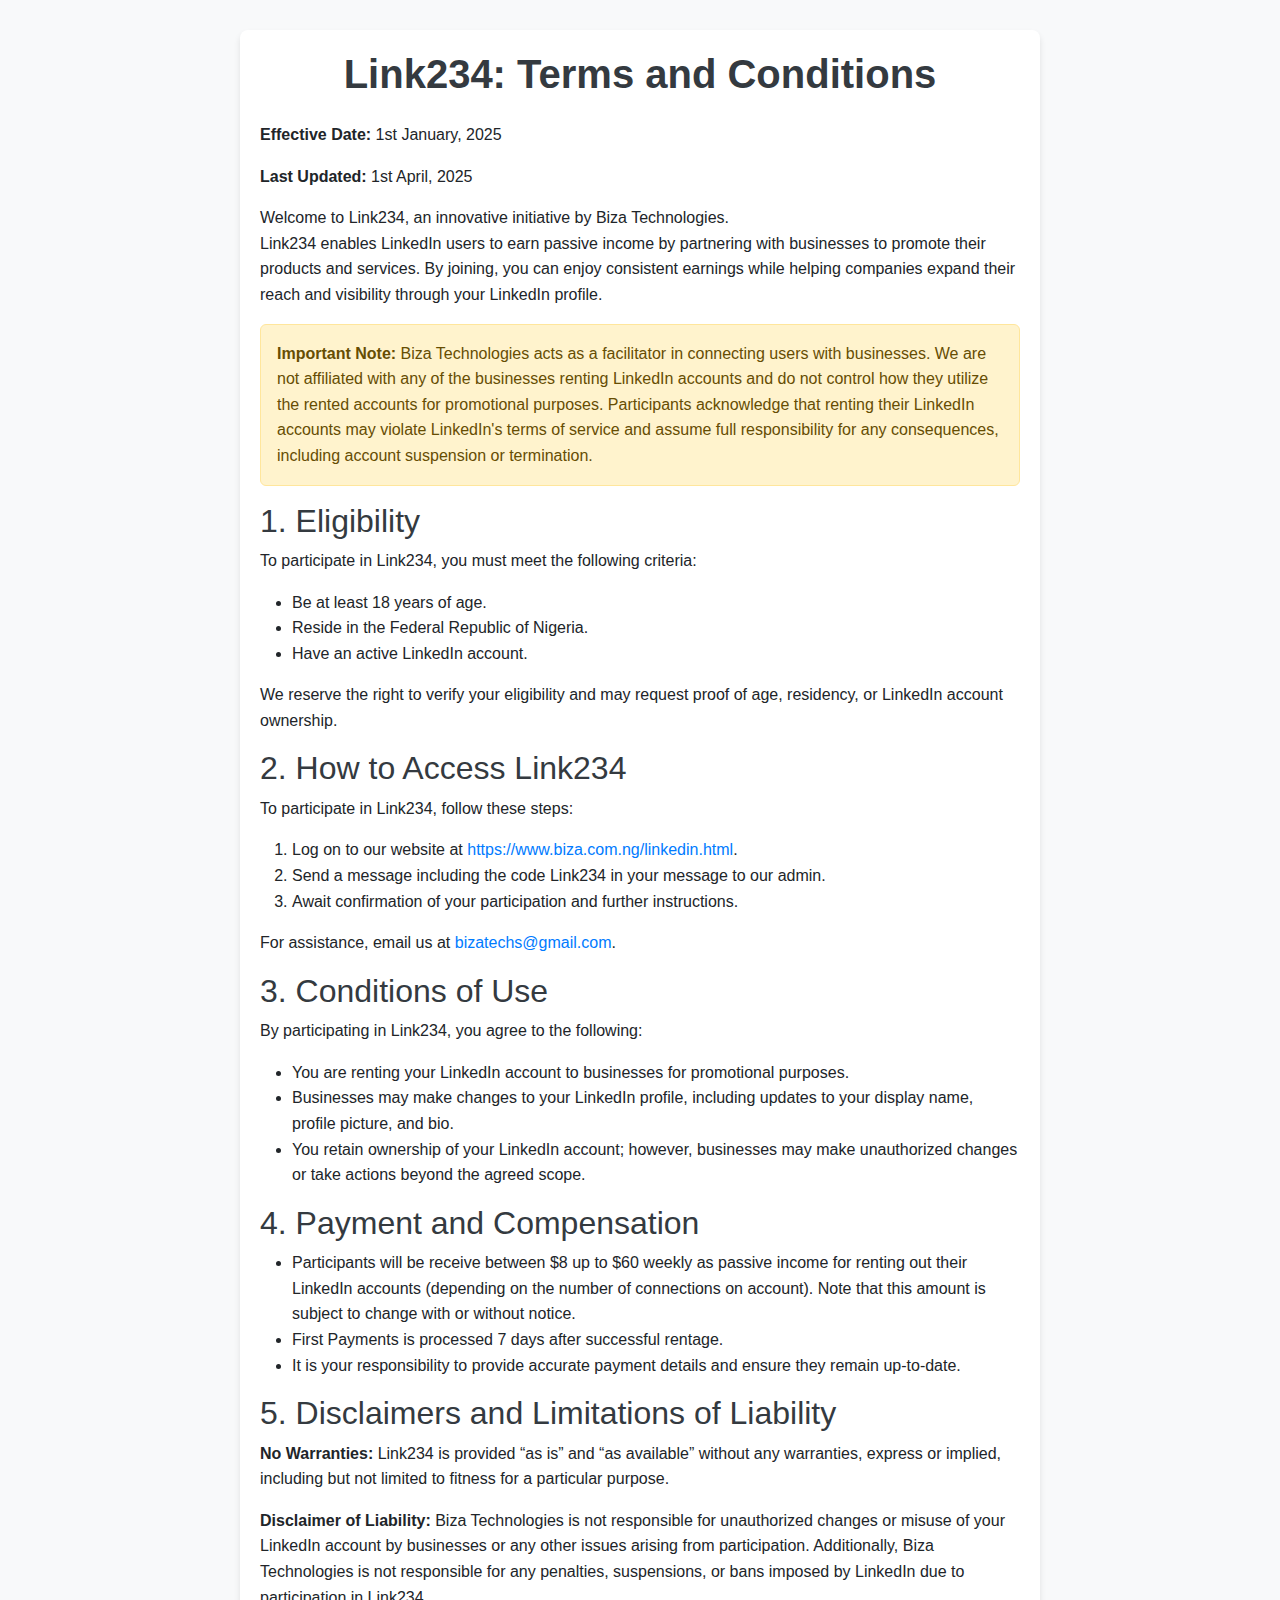
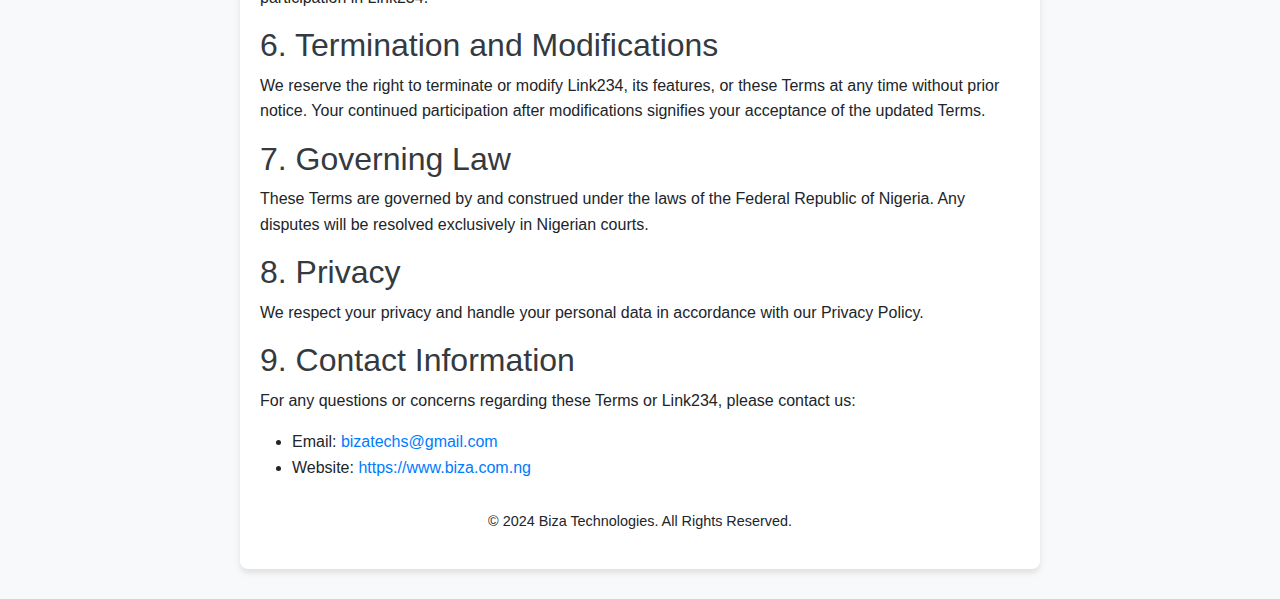
<file: link234_terms_and_conditions.html>
<!DOCTYPE html>
<html lang="en">
<head>
    <meta charset="UTF-8">
    <meta name="viewport" content="width=device-width, initial-scale=1.0">
    <title>Terms and Conditions - Link234</title>
    <link href="https://cdn.jsdelivr.net/npm/bootstrap@5.3.0/dist/css/bootstrap.min.css" rel="stylesheet">
    <style>
        body {
            font-family: Arial, sans-serif;
            line-height: 1.6;
            background-color: #f8f9fa;
            color: #212529;
        }
        .container {
            max-width: 800px;
            margin: 30px auto;
            background: #fff;
            padding: 20px;
            border-radius: 8px;
            box-shadow: 0 4px 6px rgba(0, 0, 0, 0.1);
        }
        h1, h2 {
            color: #343a40;
        }
        a {
            color: #007bff;
            text-decoration: none;
        }
        a:hover {
            text-decoration: underline;
        }
        footer {
            margin-top: 30px;
            text-align: center;
            font-size: 0.9rem;
        }
    </style>
</head>
<body>
    <div class="container">
        <h1 class="text-center mb-4 fw-bold">Link234: Terms and Conditions</h1>
        <div class="md-flex">
            <p><strong>Effective Date:</strong> 1st January, 2025 </p>
            <p><strong>Last Updated:</strong> 1st April, 2025</p>
        </div>
       
        <p>Welcome to Link234, an innovative initiative by Biza Technologies. <br>Link234 enables LinkedIn users to earn passive income by partnering with businesses to promote their products and services. By joining, you can enjoy consistent earnings while helping companies expand their reach and visibility through your LinkedIn profile.</p>

        <!-- <p>With Link234, businesses utilize LinkedIn accounts for promotional purposes, which may involve profile modifications such as updates to your display name, profile picture, and bio. These changes ensure a smooth and mutually beneficial experience for both parties.</p> -->

        <div class="alert alert-warning">
            <strong>Important Note:</strong> Biza Technologies acts as a facilitator in connecting users with businesses. We are not affiliated with any of the businesses renting LinkedIn accounts and do not control how they utilize the rented accounts for promotional purposes. Participants acknowledge that renting their LinkedIn accounts may violate LinkedIn's terms of service and assume full responsibility for any consequences, including account suspension or termination.
        </div>

        <h2>1. Eligibility</h2>
        <p>To participate in Link234, you must meet the following criteria:</p>
        <ul>
            <li>Be at least 18 years of age.</li>
            <li>Reside in the Federal Republic of Nigeria.</li>
            <li>Have an active LinkedIn account.</li>
        </ul>
        <p>We reserve the right to verify your eligibility and may request proof of age, residency, or LinkedIn account ownership.</p>

        <h2>2. How to Access Link234</h2>
        <p>To participate in Link234, follow these steps:</p>
        <ol>
            <li>Log on to our website at <a href="https://www.biza.com.ng/linkedin.html">https://www.biza.com.ng/linkedin.html</a>.</li>
            <li>Send a message including the code Link234 in your message to our admin.</li>
            <li>Await confirmation of your participation and further instructions.</li>
        </ol>
        <p>For assistance, email us at <a href="mailto:bizatechs@gmail.com">bizatechs@gmail.com</a>.</p>

        <h2>3. Conditions of Use</h2>
        <p>By participating in Link234, you agree to the following:</p>
        <ul>
            <li>You are renting your LinkedIn account to businesses for promotional purposes.</li>
            <li>Businesses may make changes to your LinkedIn profile, including updates to your display name, profile picture, and bio.</li>
            <li>You retain ownership of your LinkedIn account; however, businesses may make unauthorized changes or take actions beyond the agreed scope.</li>
        </ul>

        <h2>4. Payment and Compensation</h2>
        <ul>
            <li>Participants will be receive between $8 up to $60 weekly as passive income for renting out their LinkedIn accounts (depending on the number of connections on account). Note that this amount is subject to change with or without notice.</li>
            <li>First Payments is processed 7 days after successful rentage.</li>
            <li>It is your responsibility to provide accurate payment details and ensure they remain up-to-date.</li>
        </ul>

        <h2>5. Disclaimers and Limitations of Liability</h2>
        <p><strong>No Warranties:</strong> Link234 is provided “as is” and “as available” without any warranties, express or implied, including but not limited to fitness for a particular purpose.</p>
        <p><strong>Disclaimer of Liability:</strong> Biza Technologies is not responsible for unauthorized changes or misuse of your LinkedIn account by businesses or any other issues arising from participation. Additionally, Biza Technologies is not responsible for any penalties, suspensions, or bans imposed by LinkedIn due to participation in Link234.</p>

        <h2>6. Termination and Modifications</h2>
        <p>We reserve the right to terminate or modify Link234, its features, or these Terms at any time without prior notice. Your continued participation after modifications signifies your acceptance of the updated Terms.</p>

        <h2>7. Governing Law</h2>
        <p>These Terms are governed by and construed under the laws of the Federal Republic of Nigeria. Any disputes will be resolved exclusively in Nigerian courts.</p>

        <h2>8. Privacy</h2>
        <p>We respect your privacy and handle your personal data in accordance with our Privacy Policy.</p>

        <h2>9. Contact Information</h2>
        <p>For any questions or concerns regarding these Terms or Link234, please contact us:</p>
        <ul>
            <li>Email: <a href="mailto:bizatechs@gmail.com">bizatechs@gmail.com</a></li>
            <li>Website: <a href="https://www.biza.com.ng">https://www.biza.com.ng</a></li>
        </ul>

        <footer>
            <p>&copy; 2024 Biza Technologies. All Rights Reserved.</p>
        </footer>
    </div>

    <script src="https://cdn.jsdelivr.net/npm/bootstrap@5.3.0/dist/js/bootstrap.bundle.min.js"></script>
</body>
</html>
</file>
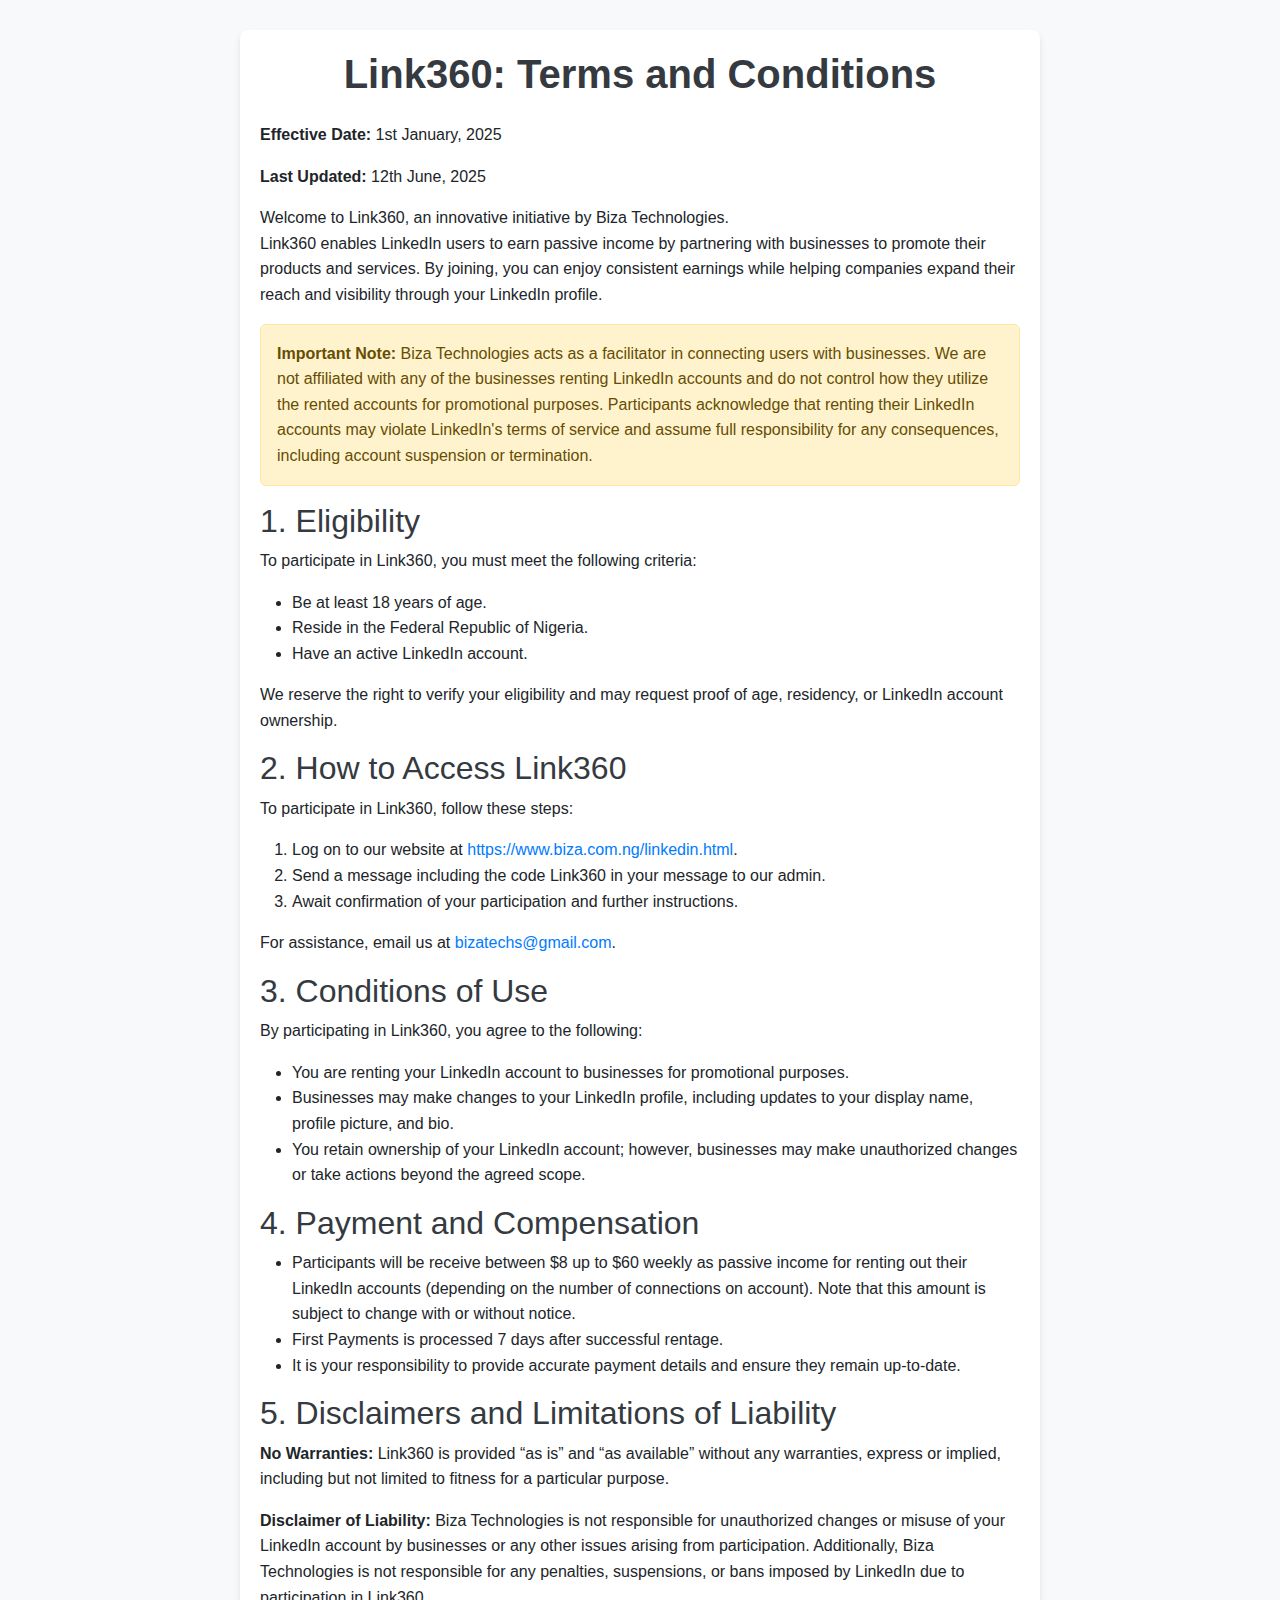
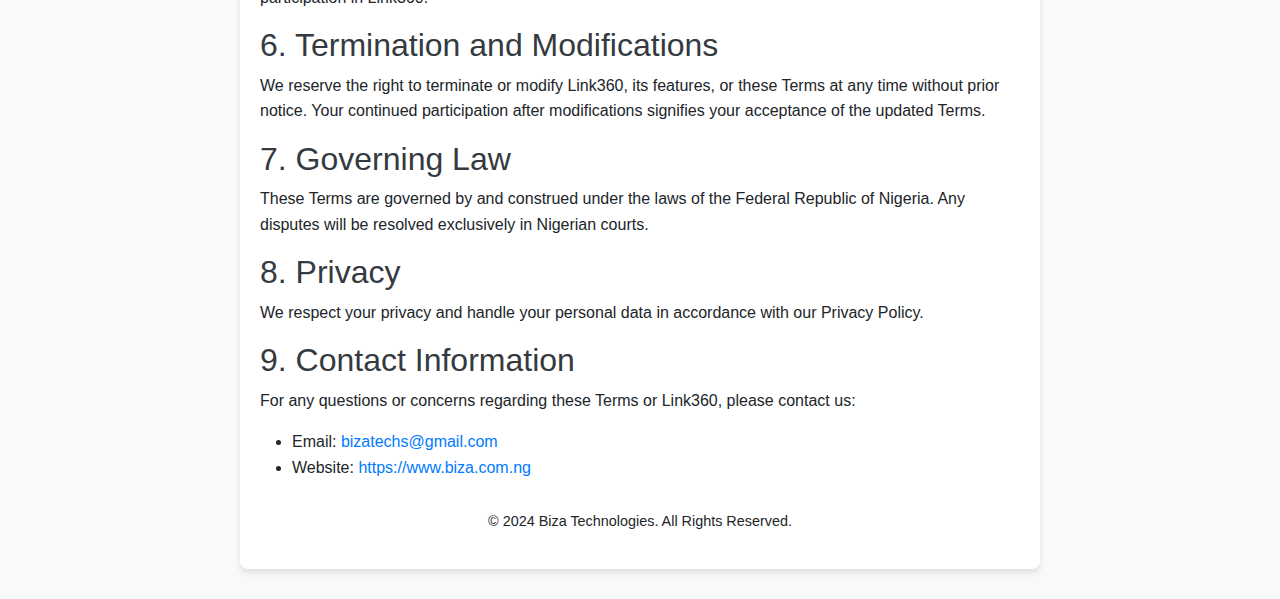
<file: link360_terms_and_conditions.html>
<!DOCTYPE html>
<html lang="en">
<head>
    <meta charset="UTF-8">
    <meta name="viewport" content="width=device-width, initial-scale=1.0">
    <title>Terms and Conditions - Link360</title>
    <link href="https://cdn.jsdelivr.net/npm/bootstrap@5.3.0/dist/css/bootstrap.min.css" rel="stylesheet">
    <style>
        body {
            font-family: Arial, sans-serif;
            line-height: 1.6;
            background-color: #f8f9fa;
            color: #212529;
        }
        .container {
            max-width: 800px;
            margin: 30px auto;
            background: #fff;
            padding: 20px;
            border-radius: 8px;
            box-shadow: 0 4px 6px rgba(0, 0, 0, 0.1);
        }
        h1, h2 {
            color: #343a40;
        }
        a {
            color: #007bff;
            text-decoration: none;
        }
        a:hover {
            text-decoration: underline;
        }
        footer {
            margin-top: 30px;
            text-align: center;
            font-size: 0.9rem;
        }
    </style>
</head>
<body>
    <div class="container">
        <h1 class="text-center mb-4 fw-bold">Link360: Terms and Conditions</h1>
        <div class="md-flex">
            <p><strong>Effective Date:</strong> 1st January, 2025 </p>
            <p><strong>Last Updated:</strong> 12th June, 2025</p>
        </div>
       
        <p>Welcome to Link360, an innovative initiative by Biza Technologies. <br>Link360 enables LinkedIn users to earn passive income by partnering with businesses to promote their products and services. By joining, you can enjoy consistent earnings while helping companies expand their reach and visibility through your LinkedIn profile.</p>

        <!-- <p>With Link360, businesses utilize LinkedIn accounts for promotional purposes, which may involve profile modifications such as updates to your display name, profile picture, and bio. These changes ensure a smooth and mutually beneficial experience for both parties.</p> -->

        <div class="alert alert-warning">
            <strong>Important Note:</strong> Biza Technologies acts as a facilitator in connecting users with businesses. We are not affiliated with any of the businesses renting LinkedIn accounts and do not control how they utilize the rented accounts for promotional purposes. Participants acknowledge that renting their LinkedIn accounts may violate LinkedIn's terms of service and assume full responsibility for any consequences, including account suspension or termination.
        </div>

        <h2>1. Eligibility</h2>
        <p>To participate in Link360, you must meet the following criteria:</p>
        <ul>
            <li>Be at least 18 years of age.</li>
            <li>Reside in the Federal Republic of Nigeria.</li>
            <li>Have an active LinkedIn account.</li>
        </ul>
        <p>We reserve the right to verify your eligibility and may request proof of age, residency, or LinkedIn account ownership.</p>

        <h2>2. How to Access Link360</h2>
        <p>To participate in Link360, follow these steps:</p>
        <ol>
            <li>Log on to our website at <a href="https://www.biza.com.ng/linkedin.html">https://www.biza.com.ng/linkedin.html</a>.</li>
            <li>Send a message including the code Link360 in your message to our admin.</li>
            <li>Await confirmation of your participation and further instructions.</li>
        </ol>
        <p>For assistance, email us at <a href="mailto:bizatechs@gmail.com">bizatechs@gmail.com</a>.</p>

        <h2>3. Conditions of Use</h2>
        <p>By participating in Link360, you agree to the following:</p>
        <ul>
            <li>You are renting your LinkedIn account to businesses for promotional purposes.</li>
            <li>Businesses may make changes to your LinkedIn profile, including updates to your display name, profile picture, and bio.</li>
            <li>You retain ownership of your LinkedIn account; however, businesses may make unauthorized changes or take actions beyond the agreed scope.</li>
        </ul>

        <h2>4. Payment and Compensation</h2>
        <ul>
            <li>Participants will be receive between $8 up to $60 weekly as passive income for renting out their LinkedIn accounts (depending on the number of connections on account). Note that this amount is subject to change with or without notice.</li>
            <li>First Payments is processed 7 days after successful rentage.</li>
            <li>It is your responsibility to provide accurate payment details and ensure they remain up-to-date.</li>
        </ul>

        <h2>5. Disclaimers and Limitations of Liability</h2>
        <p><strong>No Warranties:</strong> Link360 is provided “as is” and “as available” without any warranties, express or implied, including but not limited to fitness for a particular purpose.</p>
        <p><strong>Disclaimer of Liability:</strong> Biza Technologies is not responsible for unauthorized changes or misuse of your LinkedIn account by businesses or any other issues arising from participation. Additionally, Biza Technologies is not responsible for any penalties, suspensions, or bans imposed by LinkedIn due to participation in Link360.</p>

        <h2>6. Termination and Modifications</h2>
        <p>We reserve the right to terminate or modify Link360, its features, or these Terms at any time without prior notice. Your continued participation after modifications signifies your acceptance of the updated Terms.</p>

        <h2>7. Governing Law</h2>
        <p>These Terms are governed by and construed under the laws of the Federal Republic of Nigeria. Any disputes will be resolved exclusively in Nigerian courts.</p>

        <h2>8. Privacy</h2>
        <p>We respect your privacy and handle your personal data in accordance with our Privacy Policy.</p>

        <h2>9. Contact Information</h2>
        <p>For any questions or concerns regarding these Terms or Link360, please contact us:</p>
        <ul>
            <li>Email: <a href="mailto:bizatechs@gmail.com">bizatechs@gmail.com</a></li>
            <li>Website: <a href="https://www.biza.com.ng">https://www.biza.com.ng</a></li>
        </ul>

        <footer>
            <p>&copy; 2024 Biza Technologies. All Rights Reserved.</p>
        </footer>
    </div>

    <script src="https://cdn.jsdelivr.net/npm/bootstrap@5.3.0/dist/js/bootstrap.bundle.min.js"></script>
</body>
</html>
</file>
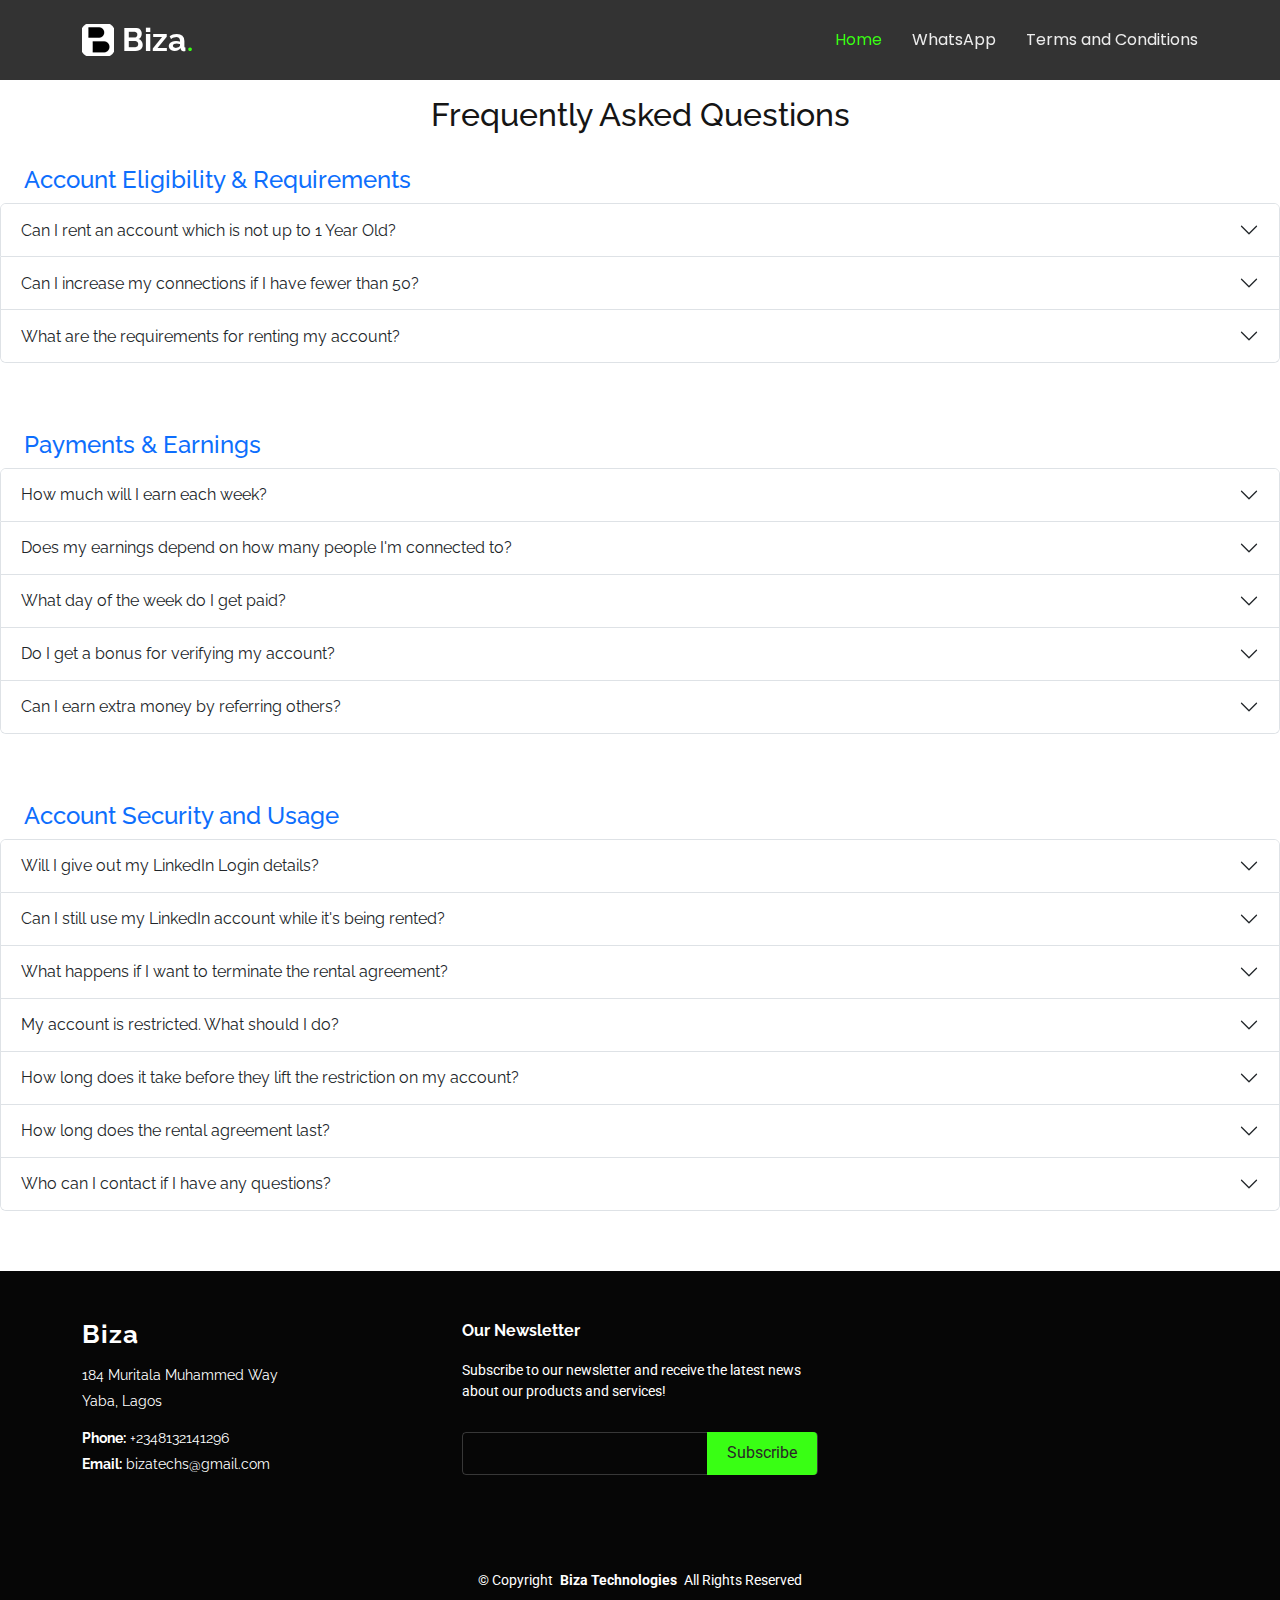
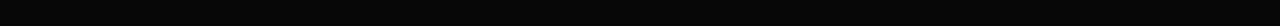
<file: linkedin-faq.html>
<!DOCTYPE html>
<html lang="en">
  <head>
    <meta charset="utf-8" />
    <meta content="width=device-width, initial-scale=1.0" name="viewport" />
    <title>Biza LinkedIn FAQ</title>
    <meta name="description" content="Frequently asked questions about renting your LinkedIn account with Biza." />
    <meta name="keywords" content="Biza, LinkedIn, FAQ, account rental" />
    <meta name="author" content="Biza Tech" />
    <meta name="robots" content="index, follow" />
    <meta property="og:title" content="Biza LinkedIn FAQ" />
    <meta property="og:description" content="Frequently asked questions about renting your LinkedIn account with Biza." />
    <meta property="og:image" content="assets/img/favicon.png" />
    <meta property="og:url" content="https://biza.com.ng/linkedin-faq.html" />
    <meta name="twitter:card" content="summary_large_image" />
    <meta name="twitter:title" content="Biza LinkedIn FAQ" />
    <meta name="twitter:description" content="Frequently asked questions about renting your LinkedIn account with Biza." />
    <meta name="twitter:image" content="assets/img/favicon.png" />

    <!-- Favicons -->
    <link href="assets/img/favicon.png" rel="icon" />
    <link href="assets/img/bg/c.png" rel="apple-touch-icon" />

    <!-- Fonts -->
    <link href="https://fonts.googleapis.com" rel="preconnect" />
    <link href="https://fonts.gstatic.com" rel="preconnect" crossorigin />
    <link
      href="https://fonts.googleapis.com/css2?family=Roboto:ital,wght@0,100;0,300;0,400;0,500;0,700;0,900;1,100;1,300;1,400;1,500;1,700;1,900&family=Poppins:ital,wght@0,100;0,200;0,300;0,400;0,500;0,600;0,700;0,800;0,900;1,100;1,200;1,300;1,400;1,500;1,600;1,700;1,800;1,900&family=Raleway:ital,wght@0,100;0,200;0,300;0,400;0,500;0,600;0,700;0,800;0,900;1,100;1,200;1,300;1,400;1,500;1,600;1,700;1,800;1,900&display=swap"
      rel="stylesheet"
    />

    <!-- Vendor CSS Files -->
    <link
      href="assets/vendor/bootstrap/css/bootstrap.min.css"
      rel="stylesheet"
    />
    <link
      href="assets/vendor/bootstrap-icons/bootstrap-icons.css"
      rel="stylesheet"
    />
    <link href="assets/vendor/aos/aos.css" rel="stylesheet" />
    <link href="assets/vendor/swiper/swiper-bundle.min.css" rel="stylesheet" />
    <link
      href="assets/vendor/glightbox/css/glightbox.min.css"
      rel="stylesheet"
    />

    <!-- Main CSS File -->
    <link href="assets/css/main.css" rel="stylesheet" />

    </head>

  <body class="linkedin pt-5">
    <header id="header" class="header d-flex align-items-center fixed-top">
      <div
        class="container-fluid container-xl position-relative d-flex align-items-center justify-content-between"
      >
        <a
          href="index.html"
          class="logo d-flex align-items-center me-auto me-lg-0 "
        >
          <!-- Uncomment the line below if you also wish to use an image logo -->
          <img src="assets/img/favicon.png" alt="">
          <h1 class="sitename">Biza</h1>
          <span>.</span>
        </a>

        <nav id="navmenu" class="navmenu">
          <ul>
            <li>
              <a href="#hero" class="active">Home<br /></a>
            </li>
            <li><a href="#call-to-action">WhatsApp</a></li>
            <li><a href="link234_terms_and_conditions.html">Terms and  Conditions</a></li>

          </ul>
          <i class="mobile-nav-toggle d-xl-none bi bi-list"></i>
        </nav>

        <!-- <a class="btn-getstarted" href="#call-to-action">Get Started</a> -->

    </header>

    <main class="main">
      <h2 class="mb-4 text-center mt-5">Frequently Asked Questions</h2>

      <section class="eligibility-and-requirements-section pt-2">
        <h4 class="text-start text-primary ps-4">Account Eligibility & Requirements
        </h4>
        <div class="accordion" id="faq-accordion">
          <!-- Question -->
          <div class="accordion-item">
            <h2 class="accordion-header" id="heading-can-i-rent">
              <button class="accordion-button collapsed" type="button" data-bs-toggle="collapse" data-bs-target="#can-i-rent" aria-expanded="false" aria-controls="can-i-rent">
                Can I rent an account which is not up to 1 Year Old?
              </button>
            </h2>
            <div id="can-i-rent" class="accordion-collapse ps-3 collapse  " aria-labelledby="heading-can-i-rent" data-bs-parent="#faq-accordion">
              <div class="accordion-body">
                <strong> NO. Your account must be at least 1 Year old to qualify for rentage.</strong> 
              </div>
            </div>
          </div>

          <!-- Question -->
          <div class="accordion-item">
            <h2 class="accordion-header" id="heading-can-i-increase">
              <button class="accordion-button collapsed" type="button" data-bs-toggle="collapse" data-bs-target="#can-i-increase" aria-expanded="false" aria-controls="can-i-increase">
                Can I increase my connections if I have fewer than 50?
              </button>
            </h2>
            <div id="can-i-increase" class="accordion-collapse ps-3 collapse  " aria-labelledby="heading-can-i-increase" data-bs-parent="#faq-accordion">
              <div class="accordion-body">
                <strong> Yes, you can! Here's how to increase your connections:
                  <br>
                  <ul class="fw-light">
                    <li>Log in to your LinkedIn account and go to your profile page </li>
                    <li> connect with other professionals.</li>
                    <li>Tip: This will make your account ready for rental the following weekend.</li>
                  </ul>
                  </strong> 
              </div>
            </div>
          </div>

          <!-- Question -->
          <div class="accordion-item">
            <h2 class="accordion-header" id="heading-requirements">
              <button class="accordion-button collapsed" type="button" data-bs-toggle="collapse" data-bs-target="#requirements" aria-expanded="false" aria-controls="requirements">
                What are the requirements for renting my account?
              </button>
            </h2>
            <div id="requirements" class="accordion-collapse ps-3 collapse  " aria-labelledby="heading-requirements" data-bs-parent="#faq-accordion">
              <div class="accordion-body">Your LinkedIn account must be active and at least one year old.
                Ideally, you should have 50 or more connections.
                Your account must be free of any restrictions.
                You'll need to agree to the terms and conditions of our rental service.
                
              </div>
            </div>
          </div>
          
        </div>
      </section>
      
      <section class="Payments-and-Earnings-section pt-2">
        <h4 class="text-start text-primary ps-4">Payments & Earnings
        </h4>
        <div class="accordion" id="faq-accordion">
          <!-- Question -->
          <div class="accordion-item">
            <h2 class="accordion-header" id="heading-how-much-will-i-earn">
              <button class="accordion-button collapsed" type="button" data-bs-toggle="collapse" data-bs-target="#how-much-will-i-earn" aria-expanded="false" aria-controls="how-much-will-i-earn">
                How much will I earn each week?
              </button>
            </h2>
            <div id="how-much-will-i-earn" class="accordion-collapse ps-3 collapse  " aria-labelledby="heading-how-much-will-i-earn" data-bs-parent="#faq-accordion">
              <div class="accordion-body">
                <strong> You'll receive a weekly payment or a 10day basis payment of $8-$60 (₦12,000-₦90,000) directly into your Nigerian bank account.</strong> 
              </div>
            </div>
          </div>

          <!-- Question -->
          <div class="accordion-item">
            <h2 class="accordion-header" id="heading-my-earnings">
              <button class="accordion-button collapsed" type="button" data-bs-toggle="collapse" data-bs-target="#my-earnings" aria-expanded="false" aria-controls="my-earnings">
                Does my earnings depend on how many people I'm connected to?
              </button>
            </h2>
            <div id="my-earnings" class="accordion-collapse ps-3 collapse  " aria-labelledby="heading-my-earnings" data-bs-parent="#faq-accordion">
              <div class="accordion-body">
                <strong> Yes, your earnings are determined by how many people you are connected to on LinkedIn.
                  </strong> 
              </div>
            </div>
          </div>

          <!-- Question -->
          <div class="accordion-item">
            <h2 class="accordion-header" id="heading-day-for-payment">
              <button class="accordion-button collapsed" type="button" data-bs-toggle="collapse" data-bs-target="#day-for-payment" aria-expanded="false" aria-controls="day-for-payment">
               What day of the week do I get paid?
              </button>
            </h2>
            <div id="day-for-payment" class="accordion-collapse ps-3 collapse  " aria-labelledby="heading-day-for-payment" data-bs-parent="#faq-accordion">
              <div class="accordion-body">
               All rentals are paid on intervals from the day the rental was made (e.g every 10 days from)</div>
            </div>
          </div>

          <!-- Question -->
          <div class="accordion-item">
            <h2 class="accordion-header" id="heading-verification-bonus">
              <button class="accordion-button collapsed" type="button" data-bs-toggle="collapse" data-bs-target="#verification-bonus" aria-expanded="false" aria-controls="verification-bonus">
                Do I get a bonus for verifying my account?
              </button>
            </h2>
            <div id="verification-bonus" class="accordion-collapse ps-3 collapse  " aria-labelledby="heading-verification-bonus" data-bs-parent="#faq-accordion">
              <div class="accordion-body">Yes, you'll receive a <span class="fw-bold">$3 (₦4,000)</span> bonus added to your earnings for each successful account verification.
              </div>
            </div>
          </div>

          <!-- Question -->
          <div class="accordion-item">
            <h2 class="accordion-header" id="heading-referal-bonus">
              <button class="accordion-button collapsed" type="button" data-bs-toggle="collapse" data-bs-target="#referal-bonus" aria-expanded="false" aria-controls="referal-bonus">
                Can I earn extra money by referring others?
              </button>
            </h2>
            <div id="referal-bonus" class="accordion-collapse ps-3 collapse  " aria-labelledby="heading-referal-bonus" data-bs-parent="#faq-accordion">
              <div class="accordion-body">Yes! You'll earn 10% bonus each time someone you referred gets paid
              </div>
            </div>
          </div>
          
        </div>

      </section>

      <section class="security-and-usage-section pt-2">
        <h4 class="text-start text-primary ps-4">Account Security and Usage
        </h4>
        <div class="accordion" id="faq-accordion">

          <!-- Question -->
          <div class="accordion-item">
            <h2 class="accordion-header" id="heading-login-details">
              <button class="accordion-button collapsed" type="button" data-bs-toggle="collapse" data-bs-target="#login-details" aria-expanded="false" aria-controls="login-details">
                Will I give out my LinkedIn Login details?
              </button>
            </h2>
            <div id="login-details" class="accordion-collapse ps-3 collapse  " aria-labelledby="heading-login-details" data-bs-parent="#faq-accordion">
              <div class="accordion-body">
                <strong>Yes, </strong>
                Your LinkedIn login details are required for the rental
               </div>
            </div>
          </div>

          <!-- Question -->
          <div class="accordion-item">
            <h2 class="accordion-header" id="heading-login-during-rent">
              <button class="accordion-button collapsed" type="button" data-bs-toggle="collapse" data-bs-target="#login-during-rent" aria-expanded="false" aria-controls="login-during-rent">
                Can I still use my LinkedIn account while it's being rented?
              </button>
            </h2>
            <div id="login-during-rent" class="accordion-collapse ps-3 collapse  " aria-labelledby="heading-login-during-rent" data-bs-parent="#faq-accordion">
              <div class="accordion-body">
                NO, You are not allowed to use your account during the period of rent              </div>
            </div>
          </div>

          <!-- Question -->
          <div class="accordion-item">
            <h2 class="accordion-header" id="heading-account-termination">
              <button class="accordion-button collapsed" type="button" data-bs-toggle="collapse" data-bs-target="#account-termination" aria-expanded="false" aria-controls="account-termination">
                What happens if I want to terminate the rental agreement?
              </button>
            </h2>
            <div id="account-termination" class="accordion-collapse ps-3 collapse  " aria-labelledby="heading-account-termination" data-bs-parent="#faq-accordion">
              <div class="accordion-body">
               Termination of the rental agreement voids any payment for that given period<br>
                 please Contact your Admin for Rental termination procedure
              </div>
            </div>
          </div>

          <!-- Question -->
          <div class="accordion-item">
            <h2 class="accordion-header" id="heading-restriction">
              <button class="accordion-button collapsed" type="button" data-bs-toggle="collapse" data-bs-target="#restriction" aria-expanded="false" aria-controls="restriction">
                My account is restricted. What should I do?
              </button>
            </h2>
            <div id="restriction" class="accordion-collapse ps-3 collapse  " aria-labelledby="heading-restriction" data-bs-parent="#faq-accordion">
              <div class="accordion-body">To lift the restrictions, follow the procedure highlighted by LikedIn <br> Note that you will need to provide one of these forms of identification for verification:
                <ul>
                  <li>Permanent Voter's Card (PVC)</li>
                  <li>International Passport</li>
                  <li>Driver's License</li>
                  <li>National Identification Number (NIN) card</li>
                </ul>
              </div>
            </div>
          </div>

          <!-- Question -->
          <div class="accordion-item">
            <h2 class="accordion-header" id="heading-restriction-lifting-duration">
              <button class="accordion-button collapsed" type="button" data-bs-toggle="collapse" data-bs-target="#restriction-lifting-duration" aria-expanded="false" aria-controls="restriction-lifting-duration">
               How long does it take before they lift the restriction on my account?
              </button>
            </h2>
            <div id="restriction-lifting-duration" class="accordion-collapse ps-3 collapse  " aria-labelledby="heading-restriction-lifting-duration" data-bs-parent="#faq-accordion">
              <div class="accordion-body">
               It usually takes <strong>24Hrs</strong> after successful submission of required documents. However, this can take longer in some cases</div>
            </div>
          </div>

          <!-- Question -->
          <div class="accordion-item">
            <h2 class="accordion-header" id="heading-duration">
              <button class="accordion-button collapsed" type="button" data-bs-toggle="collapse" data-bs-target="#duration" aria-expanded="false" aria-controls="duration">
                How long does the rental agreement last?
              </button>
            </h2>
            <div id="duration" class="accordion-collapse ps-3 collapse  " aria-labelledby="heading-duration" data-bs-parent="#faq-accordion">
              <div class="accordion-body">The agreement continues until you decide to end it. Simply let your group Administrator know if you'd like to terminate your agreement.
              </div>
            </div>
          </div>

           <!-- Question -->
           <div class="accordion-item">
            <h2 class="accordion-header" id="heading-asking-questions">
              <button class="accordion-button collapsed" type="button" data-bs-toggle="collapse" data-bs-target="#asking-questions" aria-expanded="false" aria-controls="asking-questions">
                Who can I contact if I have any questions?

              </button>
            </h2>
            <div id="asking-questions" class="accordion-collapse ps-3 collapse  " aria-labelledby="heading-asking-questions" data-bs-parent="#faq-accordion">
              <div class="accordion-body">You can reach out to your group Administrator for any questions you may have.
              </div>
            </div>
          </div>
          
        </div>

      </section>
      
    </main>

    <footer id="footer" class="footer dark-background">
      <div class="footer-top">
        <div class="container">
          <div class="row gy-4">
            <div class="col-lg-4 col-md-6 footer-about">
              <a href="index.html" class="logo d-flex align-items-center">
                <span class="sitename">Biza</span>
              </a>
              <div class="footer-contact pt-2">
                <p>184 Muritala Muhammed Way</p>
                <p>Yaba, Lagos</p>
                <p class="mt-3">
                  <strong>Phone:</strong> <span>+2348132141296</span>
                </p>
                <p><strong>Email:</strong> <span>bizatechs@gmail.com</span></p>
              </div>
              <!-- <div class="social-links d-flex mt-4">
                <a href=""><i class="bi bi-twitter-x"></i></a>
                <a href=""><i class="bi bi-facebook"></i></a>
                <a href=""><i class="bi bi-instagram"></i></a>
                <a href=""><i class="bi bi-linkedin"></i></a>
              </div> -->
            </div>

            <div class="col-lg-2 col-md-3 footer-links d-none">
              <h4>Useful Links</h4>
              <ul>
                <li>
                  <i class="bi bi-chevron-right"></i> <a href="#"> Home</a>
                </li>
                <li>
                  <i class="bi bi-chevron-right"></i> <a href="#"> About us</a>
                </li>
                <li>
                  <i class="bi bi-chevron-right"></i> <a href="#"> Services</a>
                </li>
                <li>
                  <i class="bi bi-chevron-right"></i>
                  <a href="#"> Terms of service</a>
                </li> 
                <li>
                  <i class="bi bi-chevron-right"></i>
                  <a href="#"> Privacy policy</a>
                </li>
              </ul>
            </div>

            <div class="col-lg-2 col-md-3 footer-links d-none">
              <h4>Our Services</h4>
              <ul>
                <li>
                  <i class="bi bi-chevron-right"></i>
                  <a href="#">Data Analysis</a>
                </li>
                <li>
                  <i class="bi bi-chevron-right"></i>
                  <a href="#">Web Development</a>
                </li>
                <li>
                  <i class="bi bi-chevron-right"></i>
                  <a href="#">Automation</a>
                </li>
                <li>
                  <i class="bi bi-chevron-right"></i>
                  <a href="#">Technical Writing</a>
                </li>
                <li>
                  <i class="bi bi-chevron-right"></i>
                  <a href="#">Data Mining</a>
                </li>
              </ul>
            </div>

            <div class="col-lg-4 col-md-12 footer-newsletter">
              <h4>Our Newsletter</h4>
              <p>
                Subscribe to our newsletter and receive the latest news about
                our products and services!
              </p>
              <form
                action="forms/newsletter.php"
                method="post"
                class="php-email-form"
              >
                <div class="newsletter-form">
                  <input type="email" name="email" /><input
                    type="submit"
                    value="Subscribe"
                  />
                </div>
                <div class="loading">Loading</div>
                <div class="error-message"></div>
                <div class="sent-message">
                  Your subscription request has been sent. Thank you!
                </div>
              </form>
            </div>
          </div>
        </div>
      </div>

      <div class="copyright">
        <div class="container text-center">
          <p>
            © <span>Copyright</span>
            <strong class="px-1 sitename">Biza Technologies</strong>
            <span>All Rights Reserved</span>
          </p>
          <div class="credits">
            <!-- All the links in the footer should remain intact. -->
            <!-- You can delete the links only if you've purchased the pro version. -->
            <!-- Licensing information: https://bootstrapmade.com/license/ -->
            <!-- Purchase the pro version with working PHP/AJAX contact form: [buy-url] -->
          </div>
        </div>
      </div>
    </footer>

    <!-- Scroll Top -->
    <a
      href="#"
      id="scroll-top"
      class="scroll-top d-none align-items-center justify-content-center"
      ><i class="bi bi-arrow-up-short"></i
    ></a>

    <!-- Preloader -->
    <div id="preloader"></div>

    <!-- Vendor JS Files -->
    <script src="assets/vendor/bootstrap/js/bootstrap.bundle.min.js"></script>
    <script src="assets/vendor/php-email-form/validate.js"></script>
    <script src="assets/vendor/aos/aos.js"></script>
    <script src="assets/vendor/swiper/swiper-bundle.min.js"></script>
    <script src="assets/vendor/glightbox/js/glightbox.min.js"></script>
    <script src="assets/vendor/imagesloaded/imagesloaded.pkgd.min.js"></script>
    <script src="assets/vendor/isotope-layout/isotope.pkgd.min.js"></script>
    <script src="assets/vendor/purecounter/purecounter_vanilla.js"></script>

    <!-- Main JS File -->
    <script src="assets/js/main.js"></script>
  </body>
</html>
</file>
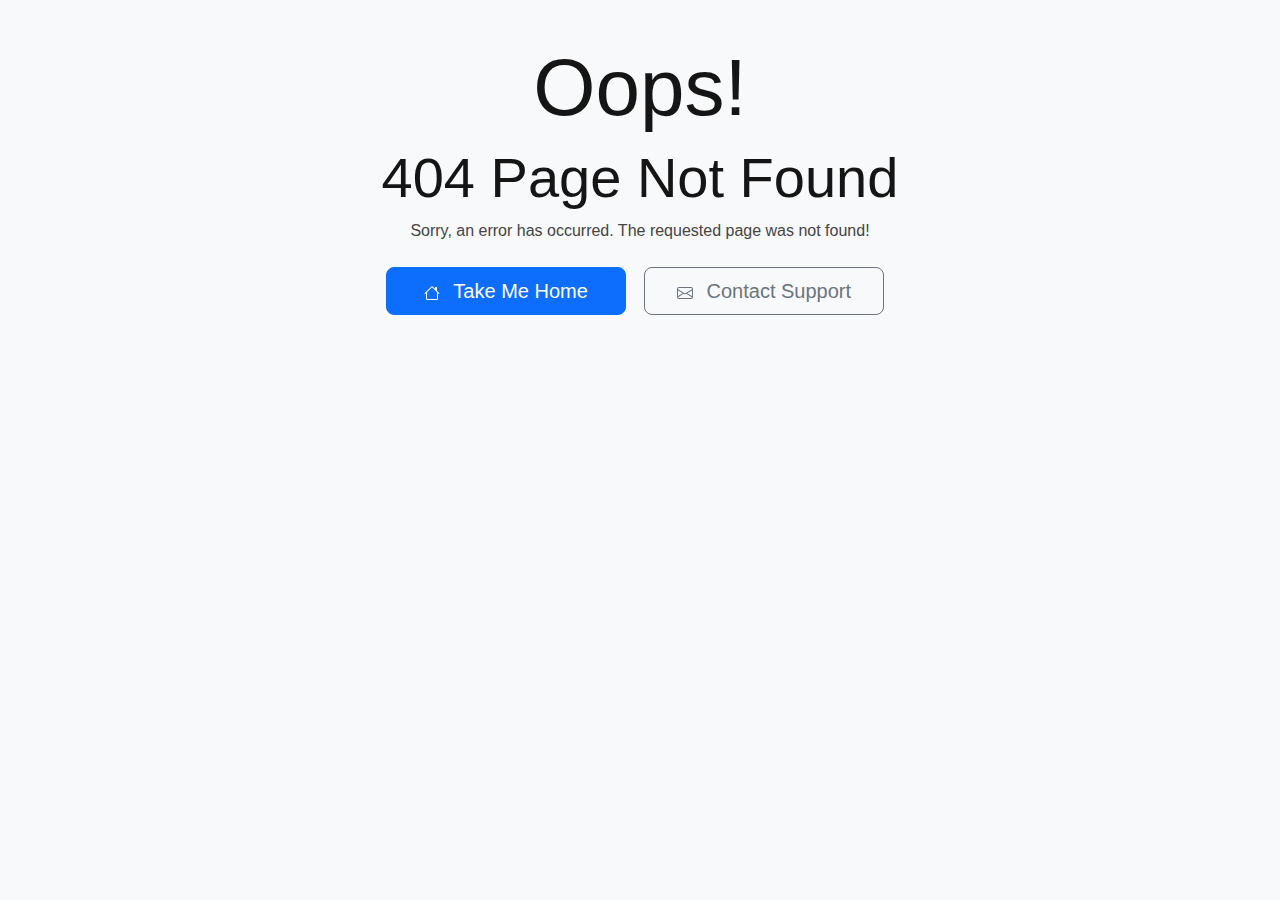
<file: linkedin-update.html>
<!DOCTYPE html>
<html lang="en">
  <head>
    <meta charset="utf-8" />
    <meta content="width=device-width, initial-scale=1.0" name="viewport" />
    <title>LinkedIn Update</title>
    <meta name="description" content="Stay updated with the latest LinkedIn opportunities from Biza." />
    <meta name="keywords" content="Biza, LinkedIn, updates, opportunities" />
    <meta name="author" content="Biza Tech" />
    <meta name="robots" content="index, follow" />
    <meta property="og:title" content="LinkedIn Update" />
    <meta property="og:description" content="Stay updated with the latest LinkedIn opportunities from Biza." />
    <meta property="og:image" content="assets/img/favicon.png" />
    <meta property="og:url" content="https://biza.com.ng/linkedin-update.html" />
    <meta name="twitter:card" content="summary_large_image" />
    <meta name="twitter:title" content="LinkedIn Update" />
    <meta name="twitter:description" content="Stay updated with the latest LinkedIn opportunities from Biza." />
    <meta name="twitter:image" content="assets/img/favicon.png" />

    <!-- Favicons -->
    <link href="assets/img/favicon.png" rel="icon" />
    <link href="assets/img/bg/c.png" rel="apple-touch-icon" />

    <!-- Fonts -->
    <link href="https://fonts.googleapis.com" rel="preconnect" />
    <link href="https://fonts.gstatic.com" rel="preconnect" crossorigin />
    <link
      href="https://fonts.googleapis.com/css2?family=Roboto:ital,wght@0,100;0,300;0,400;0,500;0,700;0,900;1,100;1,300;1,400;1,500;1,700;1,900&family=Poppins:ital,wght@0,100;0,200;0,300;0,400;0,500;0,600;0,700;0,800;0,900;1,100;1,200;1,300;1,400;1,500;1,600;1,700;1,800;1,900&display=swap"
      rel="stylesheet"
    />

    <!-- Vendor CSS Files -->
    <link
      href="assets/vendor/bootstrap/css/bootstrap.min.css"
      rel="stylesheet"
    />
    <link
      href="assets/vendor/bootstrap-icons/bootstrap-icons.css"
      rel="stylesheet"
    />
    <link href="assets/vendor/aos/aos.css" rel="stylesheet" />
    <link href="assets/vendor/swiper/swiper-bundle.min.css" rel="stylesheet" />
    <link
      href="assets/vendor/glightbox/css/glightbox.min.css"
      rel="stylesheet"
    />

    <!-- Main CSS File -->
     <link href="assets/css/main.css" rel="stylesheet" />
<style>

  body {
    background-color: #f8f9fa;
    font-family: Arial, sans-serif;
}

.error-container {
    padding: 40px 15px;
    text-align: center;
}

.error-actions {
    margin-top: 15px;
    margin-bottom: 15px;
}

.error-actions .btn {
    margin-right: 10px;
}
</style>
    

    </head>
  

  <body class="linkedin">

     <!--  404 -->

<div class="container">
    <div class="error-container">
        <h1 class="display-1">Oops!</h1>
        <h2 class="display-4">404 Page Not Found</h2>
        <div class="error-details mb-4">
            Sorry, an error has occurred. The requested page was not found!
        </div>
        <div class="error-actions d-flex flex-wrap gap-2 justify-content-center">
            <a href="https://www.biza.com.ng" class="btn btn-primary btn-lg" style="width:240px">
                <svg xmlns="http://www.w3.org/2000/svg" width="16" height="16" fill="currentColor"
                    class="bi bi-house me-2" viewBox="0 0 16 16">
                    <path
                        d="M8.707 1.5a1 1 0 0 0-1.414 0L.646 8.146a.5.5 0 0 0 .708.708L2 8.207V13.5A1.5 1.5 0 0 0 3.5 15h9a1.5 1.5 0 0 0 1.5-1.5V8.207l.646.647a.5.5 0 0 0 .708-.708L13 5.793V2.5a.5.5 0 0 0-.5-.5h-1a.5.5 0 0 0-.5.5v1.293L8.707 1.5ZM13 7.207V13.5a.5.5 0 0 1-.5.5h-9a.5.5 0 0 1-.5-.5V7.207l5-5 5 5Z" />
                </svg>
                Take Me Home
            </a>
            <a href="https://api.whatsapp.com/send?phone=2348132141296" class="btn btn-outline-secondary btn-lg" style="width:240px">
                <svg xmlns="http://www.w3.org/2000/svg" width="16" height="16" fill="currentColor"
                    class="bi bi-envelope me-2" viewBox="0 0 16 16">
                    <path
                        d="M0 4a2 2 0 0 1 2-2h12a2 2 0 0 1 2 2v8a2 2 0 0 1-2 2H2a2 2 0 0 1-2-2V4Zm2-1a1 1 0 0 0-1 1v.217l7 4.2 7-4.2V4a1 1 0 0 0-1-1H2Zm13 2.383-4.708 2.825L15 11.105V5.383Zm-.034 6.876-5.64-3.471L8 9.583l-1.326-.795-5.64 3.47A1 1 0 0 0 2 13h12a1 1 0 0 0 .966-.741ZM1 11.105l4.708-2.897L1 5.383v5.722Z" />
                </svg>
                Contact Support
            </a>
        </div>
    </div>
</div>
    
    <header id="header" class="header d-flex align-items-center fixed-top mb-4 d-none">
      <div
        class="container-fluid container-xl position-relative d-flex align-items-center justify-content-between"
      >
        <a
          href="index.html"
          class="logo d-flex align-items-center me-auto me-lg-0 "
        >
          <!-- Uncomment the line below if you also wish to use an image logo -->
          <img src="assets/img/favicon.png" alt="">
          <h1 class="sitename">Biza</h1>
          <span>.</span>
        </a>

        <nav id="navmenu" class="navmenu">
          <ul>
            <li>
              <a href="#hero" class="active">Home<br /></a>
            </li>
            <li><a href="#call-to-action">WhatsApp</a></li>
            <li><a href="link234_terms_and_conditions.html">Terms and  Conditions</a></li>
            <li><a href="linkedin-faq.html">FAQs</a></li>

          </ul>
          <i class="mobile-nav-toggle d-xl-none bi bi-list"></i>
        </nav>

        <a class="btn-getstarted" href="#call-to-action">Get Started</a>

    </header>

    <main class="main d-none">

     
      
      <!-- Hero Section -->
      <section id="hero" class="hero section dark-background  align-text-top d-none">
        <img class =" d-md-flex" style="filter: brightness(0.3);" src="assets/img/linkedin/likedin.png" alt="" data-aos="fade-in" />

        <div class="container">
          <div
            class="row justify-content-center text-center"
            data-aos="fade-up"
            data-aos-delay="30"
          >
            <div class="col-xl-6 col-lg-8">
              <h2>Turn Your <a href="https://www.linkedin.com/" style="color: #0a66c2;">LinkedIn</a>  Account Into a Passive Income Source!</h2>
              <p class="mt-5">Do you have a LinkedIn account that’s been active for over a year? If so, you’re sitting on an untapped goldmine! Imagine making over &#8358;11,000 weekly with minimal effort—no strings attached.</p>
            </div>
          </div>
          
        </div>
      </section>
      <!-- /Hero Section -->

      <!-- About Section -->
      <section id="about" class="about section d-none">
        <div class="container" data-aos="fade-up" data-aos-delay="30">
          <div class="row gy-4">
            <div class="col-lg-6 order-1 order-lg-2">
              <img src="assets/img/linkedin/linkedin money.jpg" class="img-fluid" alt="" />
            </div>
            <div class="col-lg-6 order-2 order-lg-1 content fs-4">
              <h3>Unlock the Power of LinkedIn with LINK234</h3>
              <p class="text-start ">In today's digital era, platforms like LinkedIn are more than just networking tools—they're powerful assets for professionals worldwide. Recognizing this potential, we are thrilled to introduce <strong>LINK234</strong> a game-changing opportunity that lets you rent your <a href="https://www.linkedin.com/" style="color: #0a66c2;">LinkedIn </a> account to these businesses and get paid every week
                </p>
                <P>It’s simple, secure, and designed to help you unlock the hidden earning potential of your professional network. <br> Don’t just connect Collect! Join LINK234 today and start earning effortlessly.</P>

                <h3 class="mt-4">What’s in for you?</h3>
              <ul>
                <li>
                  <i class="bi bi-check2-all pt-2" style="color: #0a66c2;"></i>
                  <span
                    >Easy Passive Income: Earn on average ₦11,000 weekly without lifting a finger.
                    </span
                  >
                </li>

                <li>
                  <i class="bi bi-check2-all pt-2" style="color: #0a66c2;"></i>
                  <span
                    >
                    No Risks Involved: You retain full control of your account.
                    </span
                  >
                </li>

                <li>
                  <i class="bi bi-check2-all pt-2" style="color: #0a66c2;"></i>
                  <span
                    >Flexibility: Opt out anytime, no questions asked.</span
                  >
                </li>
              </ul>

              <h3 class="mt-4">Requirements</h3>
              <p class="text-start "></p>To begin earning, please ensure you meet the following requirements:
              </p>
              <ul>
                <li>
                  <i class="bi bi-check2-all pt-2" style="color: #0a66c2;"></i>
                  <span
                    >Your LinkedIn account must be at least one year old.
                    </span
                  >
                </li>

                <li>
                  <i class="bi bi-check2-all pt-2" style="color: #0a66c2;"></i>
                  <span
                    >A minimum of 50 connections is required However, you can still apply if your connections are below 50.
                    </span
                  >
                </li>

                <li>
                  <i class="bi bi-check2-all pt-2" style="color: #0a66c2;"></i>
                  <span
                    >You must NOT have sent any connection request in the last 7 Days</span
                  >
                </li>
              </ul>


            </div>
          </div>
        </div>
      </section>
      <!-- /About Section -->

      <!-- Call To Action Section -->
      <section
        id="call-to-action"
        class="call-to-action section dark-background d-none"
      >
        <img src="assets/img/linkedin/aeroplane.jpg"  style="filter:brightness(0.5);" />

        <div class="container">
          <div
            class="row justify-content-center"
            data-aos="zoom-in"
            data-aos-delay="30"
          >
            <div class="col-xl-10">
              <div class="text-center">
                <h3>Getting Started is Simple</h3>
                <p>
                    Send us a Direct WhatsApp message with your Referral's Phone number included
                
                </p>

                <a class="cta-btn  footer-bold fw-bolder"  style="color:#09ff00" href="https://wa.me/2347084291523?text=Hello!%0AI%20am%20ready%20to%20rent%20my%20LinkedIn%20account.%0AI%20was%20referred%20by..%20">  <i class="bi bi-whatsapp primary"></i> WhatsApp </a>


                <p class="my-4">or</p>
                <p>Join The WhatsApp Group <a class=" footer-bold fw-bolder"  style="color:#09ff00" href="https://chat.whatsapp.com/EdCNT9RQgZ8LIRARy9qKDa">Here</a>
                </p>
              
              </div>
            </div>
          </div>
        </div>
      </section>
      <!-- /Call To Action Section -->

     
    </main>







    
    <footer id="footer" class="footer dark-background d-none">
      <div class="footer-top">
        <div class="container">
          <div class="row gy-4">
            <div class="col-lg-4 col-md-6 footer-about">
              <a href="index.html" class="logo d-flex align-items-center">
                <span class="sitename">Biza</span>
              </a>
              <div class="footer-contact pt-2">
                <p>184 Muritala Muhammed Way</p>
                <p>Yaba, Lagos</p>
                <p class="mt-3">
                  <strong>Phone:</strong> <span>+2348132141296</span>
                </p>
                <p><strong>Email:</strong> <span>bizatechs@gmail.com</span></p>
              </div>
              <!-- <div class="social-links d-flex mt-4">
                <a href=""><i class="bi bi-twitter-x"></i></a>
                <a href=""><i class="bi bi-facebook"></i></a>
                <a href=""><i class="bi bi-instagram"></i></a>
                <a href=""><i class="bi bi-linkedin"></i></a>
              </div> -->
            </div>

            <div class="col-lg-2 col-md-3 footer-links d-none">
              <h4>Useful Links</h4>
              <ul>
                <li>
                  <i class="bi bi-chevron-right"></i> <a href="#"> Home</a>
                </li>
                <li>
                  <i class="bi bi-chevron-right"></i> <a href="#"> About us</a>
                </li>
                <li>
                  <i class="bi bi-chevron-right"></i> <a href="#"> Services</a>
                </li>
                <li>
                  <i class="bi bi-chevron-right"></i>
                  <a href="#"> Terms of service</a>
                </li> 
                <li>
                  <i class="bi bi-chevron-right"></i>
                  <a href="#"> Privacy policy</a>
                </li>
              </ul>
            </div>

            <div class="col-lg-2 col-md-3 footer-links d-none">
              <h4>Our Services</h4>
              <ul>
                <li>
                  <i class="bi bi-chevron-right"></i>
                  <a href="#">Data Analysis</a>
                </li>
                <li>
                  <i class="bi bi-chevron-right"></i>
                  <a href="#">Web Development</a>
                </li>
                <li>
                  <i class="bi bi-chevron-right"></i>
                  <a href="#">Automation</a>
                </li>
                <li>
                  <i class="bi bi-chevron-right"></i>
                  <a href="#">Technical Writing</a>
                </li>
                <li>
                  <i class="bi bi-chevron-right"></i>
                  <a href="#">Data Mining</a>
                </li>
              </ul>
            </div>

            <div class="col-lg-4 col-md-12 footer-newsletter">
              <h4>Our Newsletter</h4>
              <p>
                Subscribe to our newsletter and receive the latest news about
                our products and services!
              </p>
              <form
                action="forms/newsletter.php"
                method="post"
                class="php-email-form"
              >
                <div class="newsletter-form">
                  <input type="email" name="email" /><input
                    type="submit"
                    value="Subscribe"
                  />
                </div>
                <div class="loading">Loading</div>
                <div class="error-message"></div>
                <div class="sent-message">
                  Your subscription request has been sent. Thank you!
                </div>
              </form>
            </div>
          </div>
        </div>
      </div>

      <div class="copyright">
        <div class="container text-center">
          <p>
            © <span>Copyright</span>
            <strong class="px-1 sitename">Biza Technologies</strong>
            <span>All Rights Reserved</span>
          </p>
          <div class="credits">
            <!-- All the links in the footer should remain intact. -->
            <!-- You can delete the links only if you've purchased the pro version. -->
            <!-- Licensing information: https://bootstrapmade.com/license/ -->
            <!-- Purchase the pro version with working PHP/AJAX contact form: [buy-url] -->
          </div>
        </div>
      </div>
    </footer>

    <!-- Scroll Top -->
    <a
      href="#"
      id="scroll-top"
      class="scroll-top d-none align-items-center justify-content-center"
      ><i class="bi bi-arrow-up-short"></i
    ></a>

    <!-- Preloader -->
    <div id="preloader"></div>

    <!-- Vendor JS Files -->
    <script src="assets/vendor/bootstrap/js/bootstrap.bundle.min.js"></script>
    <script src="assets/vendor/php-email-form/validate.js"></script>
    <script src="assets/vendor/aos/aos.js"></script>
    <script src="assets/vendor/swiper/swiper-bundle.min.js"></script>
    <script src="assets/vendor/glightbox/js/glightbox.min.js"></script>
    <script src="assets/vendor/imagesloaded/imagesloaded.pkgd.min.js"></script>
    <script src="assets/vendor/isotope-layout/isotope.pkgd.min.js"></script>
    <script src="assets/vendor/purecounter/purecounter_vanilla.js"></script>

    <!-- Main JS File -->
    <script src="assets/js/main.js"></script>
  </body>
</html>
</file>
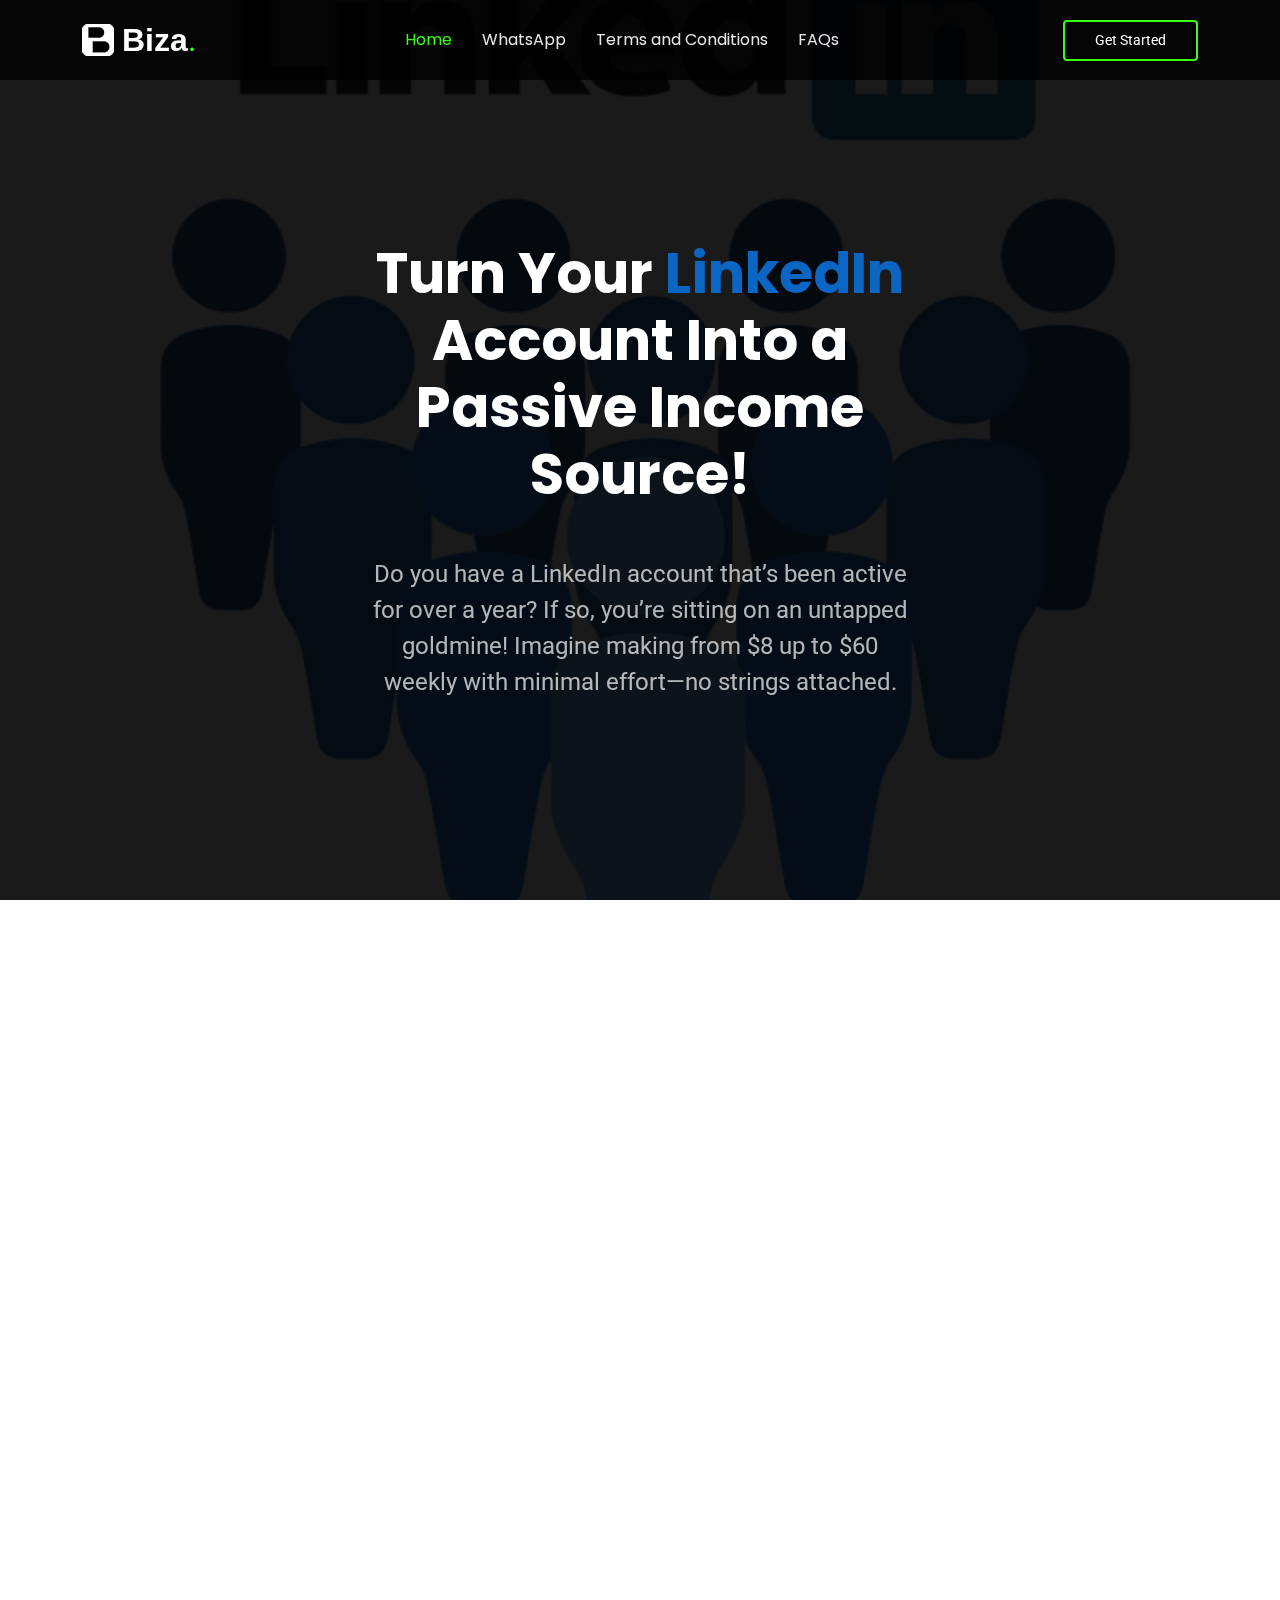
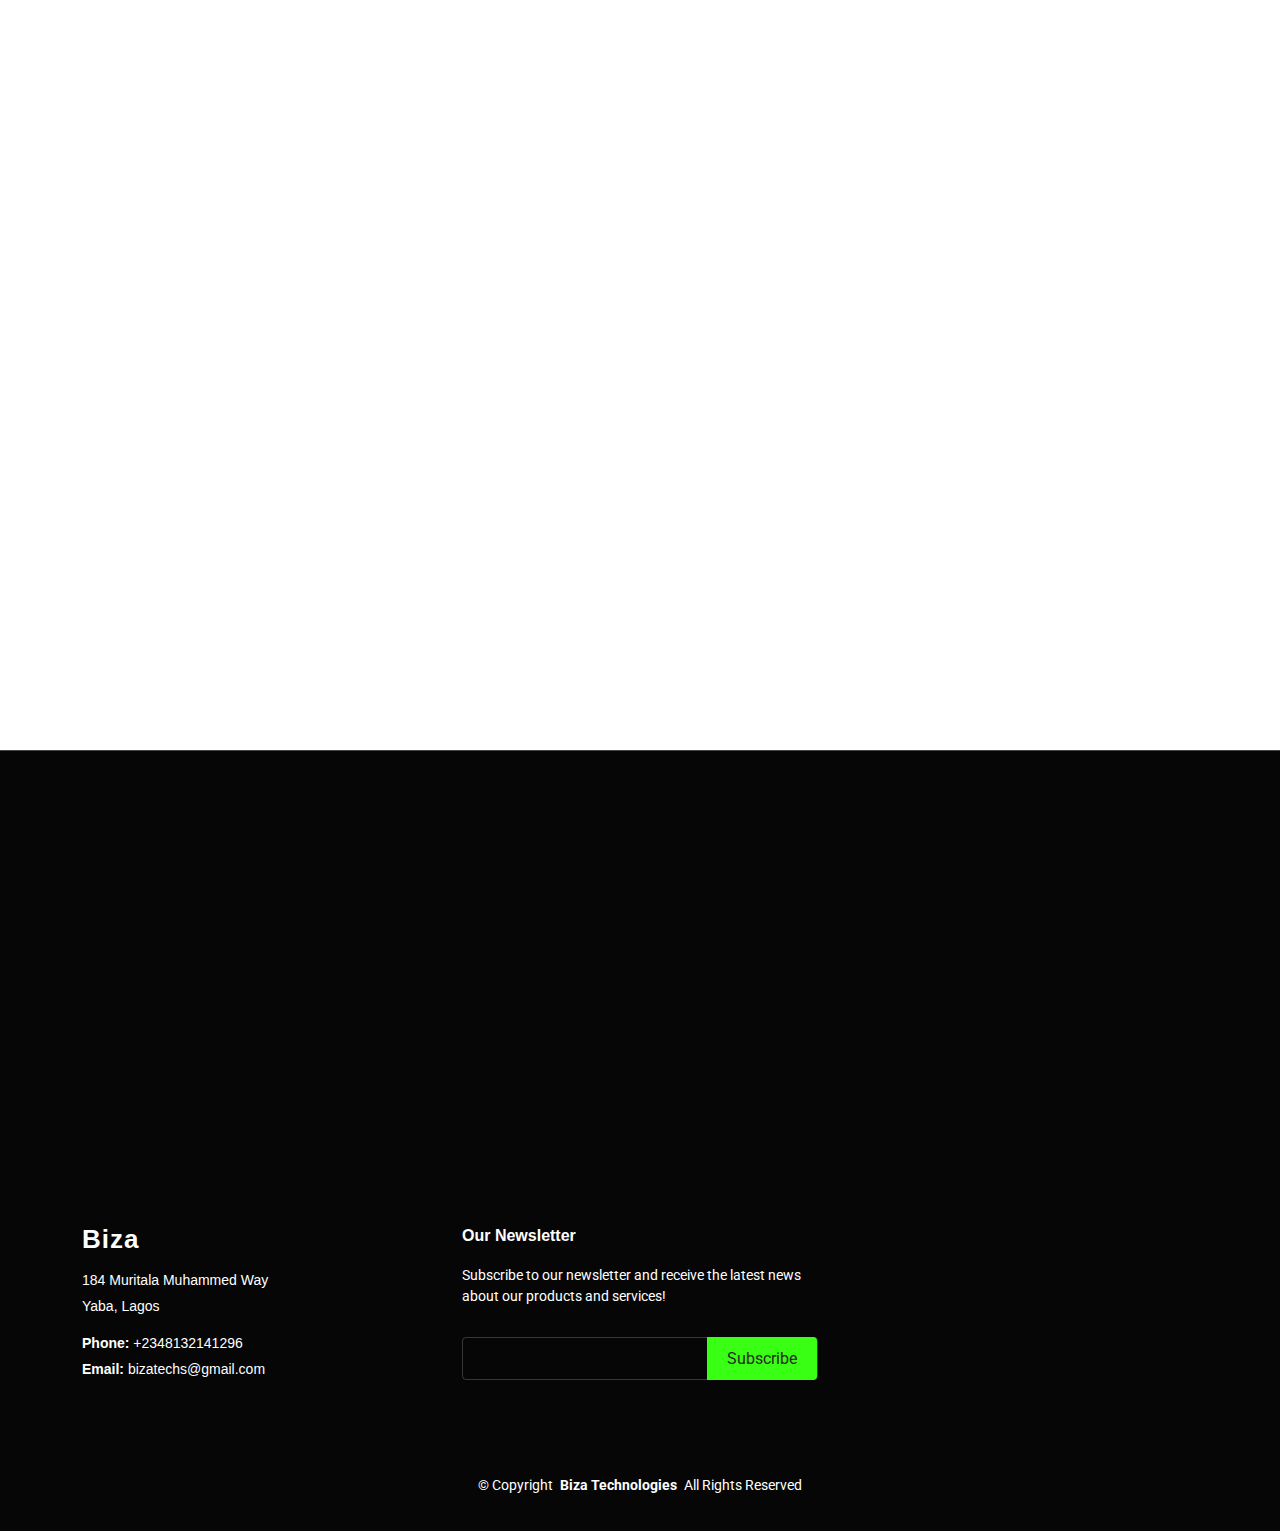
<file: linkedin.html>
<!DOCTYPE html>
<html lang="en">
  <head>
    <meta charset="utf-8" />
    <meta content="width=device-width, initial-scale=1.0" name="viewport" />
    <title>Biza LinkedIn</title>
    <meta name="description" content="Turn your LinkedIn account into a passive income source with Biza." />
    <meta name="keywords" content="Biza, LinkedIn, passive income, account rental, make money online" />
    <meta name="author" content="Biza Tech" />
    <meta name="robots" content="index, follow" />
    <meta property="og:title" content="Biza Link234" />
    <meta property="og:description" content="Turn your LinkedIn account into a passive income source with Biza." />
    <meta property="og:image" content="https://www.biza.com.ng/assets/img/opengraph/fbog.png" />
    <meta property="og:url" content="https://biza.com.ng/linkedin.html" />
    <meta property="og:image:width" content="1200" />
    <meta property="og:image:height" content="630" />

    <!-- Favicons -->

    <link href="assets/img/favicon.png" rel="icon" />
    <link href="assets/img/bg/c.png" rel="apple-touch-icon" />

    <!-- Fonts -->
    <link href="https://fonts.googleapis.com" rel="preconnect" />
    <link href="https://fonts.gstatic.com" rel="preconnect" crossorigin />
    <link
      href="https://fonts.googleapis.com/css2?family=Roboto:ital,wght@0,100;0,300;0,400;0,500;0,700;0,900;1,100;1,300;1,400;1,500;1,700;1,900&family=Poppins:ital,wght@0,100;0,200;0,300;0,400;0,500;0,600;0,700;0,800;0,900;1,100;1,200;1,300;1,400;1,500;1,600;1,700;1,800;1,900&display=swap"
      rel="stylesheet"
    />

    <!-- Vendor CSS Files -->
    <link
      href="assets/vendor/bootstrap/css/bootstrap.min.css"
      rel="stylesheet"
    />
    <link
      href="assets/vendor/bootstrap-icons/bootstrap-icons.css"
      rel="stylesheet"
    />
    <link href="assets/vendor/aos/aos.css" rel="stylesheet" />
    <link href="assets/vendor/swiper/swiper-bundle.min.css" rel="stylesheet" />
    <link
      href="assets/vendor/glightbox/css/glightbox.min.css"
      rel="stylesheet"
    />

    <!-- Main CSS File -->
    <link href="assets/css/main.css" rel="stylesheet" />

    </head>

  <body class="linkedin">
    <header id="header" class="header d-flex align-items-center fixed-top">
      <div
        class="container-fluid container-xl position-relative d-flex align-items-center justify-content-between"
      >
        <a
          href="index.html"
          class="logo d-flex align-items-center me-auto me-lg-0 "
        >
          <!-- Uncomment the line below if you also wish to use an image logo -->
          <img src="assets/img/favicon.png" alt="">
          <h1 class="sitename">Biza</h1>
          <span>.</span>
        </a>

        <nav id="navmenu" class="navmenu">
          <ul>
            <li>
              <a href="#hero" class="active">Home<br /></a>
            </li>
            <li><a href="#call-to-action">WhatsApp</a></li>
            <li><a href="link234_terms_and_conditions.html">Terms and  Conditions</a></li>
            <li><a href="linkedin-faq.html">FAQs</a></li>

          </ul>
          <i class="mobile-nav-toggle d-xl-none bi bi-list"></i>
        </nav>

        <a class="btn-getstarted" href="#call-to-action">Get Started</a>

    </header>

    <main class="main">
      <!-- Hero Section -->
      <section id="hero" class="hero section dark-background  align-text-top">
        <img class =" d-md-flex" style="filter: brightness(0.3);" src="assets/img/linkedin/likedin.png" alt="" data-aos="fade-in" />

        <div class="container">
          <div
            class="row justify-content-center text-center"
            data-aos="fade-up"
            data-aos-delay="30"
          >
            <div class="col-xl-6 col-lg-8">
              <h2>Turn Your <a href="https://www.linkedin.com/" style="color: #0a66c2;">LinkedIn</a>  Account Into a Passive Income Source!</h2>
              <p class="mt-5">Do you have a LinkedIn account that’s been active for over a year? If so, you’re sitting on an untapped goldmine! Imagine making from $8 up to $60 weekly with minimal effort—no strings attached.</p>
            </div>
          </div>
          
        </div>
      </section>
      <!-- /Hero Section -->

      <!-- About Section -->
      <section id="about" class="about section">
        <div class="container" data-aos="fade-up" data-aos-delay="30">
          <div class="row gy-4">
            <div class="col-lg-6 order-1 order-lg-2">
              <img src="assets/img/linkedin/linkedin money.jpg" class="img-fluid" alt="" />
            </div>
            <div class="col-lg-6 order-2 order-lg-1 content fs-4">
              <h3>Unlock the Power of LinkedIn with LINK234</h3>
              <p class="text-start ">In today's digital era, platforms like LinkedIn are more than just networking tools—they're powerful assets for professionals worldwide. Recognizing this potential, we are thrilled to introduce <strong>LINK234</strong> a game-changing opportunity that lets you rent your <a href="https://www.linkedin.com/" style="color: #0a66c2;">LinkedIn </a> account to these businesses and get paid every week
                </p>
                <P>It’s simple, secure, and designed to help you unlock the hidden earning potential of your professional network. <br> Don’t just connect Collect! Join LINK234 today and start earning effortlessly.</P>

                <h3 class="mt-4">What’s in for you?</h3>
              <ul>
                <li>
                  <i class="bi bi-check2-all pt-2" style="color: #0a66c2;"></i>
                  <span
                    >Easy Passive Income: Earn between $8 up to $60 weekly without lifting a finger (Payment amount depends on the number of connections on account).
                    </span
                  >
                </li>

                <li>
                  <i class="bi bi-check2-all pt-2" style="color: #0a66c2;"></i>
                  <span
                    >
                    No Risks Involved: You retain full control of your account.
                    </span
                  >
                </li>

                <li>
                  <i class="bi bi-check2-all pt-2" style="color: #0a66c2;"></i>
                  <span
                    >Flexibility: Opt out anytime, no questions asked.</span
                  >
                </li>
              </ul>

              <h3 class="mt-4">Requirements</h3>
              <p class="text-start "></p>To begin earning, please ensure you meet the following requirements:
              </p>
              <ul>
                <li>
                  <i class="bi bi-check2-all pt-2" style="color: #0a66c2;"></i>
                  <span
                    >Your LinkedIn account must be at least one year old.
                    </span
                  >
                </li>

                <li>
                  <i class="bi bi-check2-all pt-2" style="color: #0a66c2;"></i>
                  <span
                    >A minimum of 100 connections is required on your LinkedIn account.
                    </span
                  >
                </li>

                <li>
                  <i class="bi bi-check2-all pt-2" style="color: #0a66c2;"></i>
                  <span
                    >You must NOT have sent any connection request or accepted any request in the last 7 Days</span
                  >
                </li>
              </ul>


            </div>
          </div>
        </div>
      </section>
      <!-- /About Section -->

      <!-- Call To Action Section -->
      <section
        id="call-to-action"
        class="call-to-action section dark-background"
      >
        <img src="assets/img/linkedin/aeroplane.jpg"  style="filter:brightness(0.5);" />

        <div class="container">
          <div
            class="row justify-content-center"
            data-aos="zoom-in"
            data-aos-delay="30"
          >
            <div class="col-xl-10">
              <div class="text-center">
                <h3>Getting Started is Simple</h3>
                <p>
                    Send us a WhatsApp message with the code <span style="font-weight: 700;">LINKEDIN</span>
                
                </p>

                <a class="cta-btn  footer-bold fw-bolder"  style="color:#09ff00" href="https://wa.me/2348132141296?text=Hello!%0AI%20am%20ready%20to%20rent%20my%20LinkedIn%20account.%0AMy%20Code%20is%20*LINKEDIN*">  <i class="bi bi-whatsapp primary"></i> WhatsApp </a>

                <p class="my-4">or</p>
                <p>Join Group <a class=" footer-bold fw-bolder"  style="color:#09ff00" href="https://chat.whatsapp.com/E8yjKp27lx9HiNexLojbpo">Here</a>
                </p>


              </div>
            </div>
          </div>
        </div>
      </section>
      <!-- /Call To Action Section -->

     
    </main>

    <footer id="footer" class="footer dark-background">
      <div class="footer-top">
        <div class="container">
          <div class="row gy-4">
            <div class="col-lg-4 col-md-6 footer-about">
              <a href="index.html" class="logo d-flex align-items-center">
                <span class="sitename">Biza</span>
              </a>
              <div class="footer-contact pt-2">
                <p>184 Muritala Muhammed Way</p>
                <p>Yaba, Lagos</p>
                <p class="mt-3">
                  <strong>Phone:</strong> <span>+2348132141296</span>
                </p>
                <p><strong>Email:</strong> <span>bizatechs@gmail.com</span></p>
              </div>
              <!-- <div class="social-links d-flex mt-4">
                <a href=""><i class="bi bi-twitter-x"></i></a>
                <a href=""><i class="bi bi-facebook"></i></a>
                <a href=""><i class="bi bi-instagram"></i></a>
                <a href=""><i class="bi bi-linkedin"></i></a>
              </div> -->
            </div>

            <div class="col-lg-2 col-md-3 footer-links d-none">
              <h4>Useful Links</h4>
              <ul>
                <li>
                  <i class="bi bi-chevron-right"></i> <a href="#"> Home</a>
                </li>
                <li>
                  <i class="bi bi-chevron-right"></i> <a href="#"> About us</a>
                </li>
                <li>
                  <i class="bi bi-chevron-right"></i> <a href="#"> Services</a>
                </li>
                <li>
                  <i class="bi bi-chevron-right"></i>
                  <a href="#"> Terms of service</a>
                </li> 
                <li>
                  <i class="bi bi-chevron-right"></i>
                  <a href="#"> Privacy policy</a>
                </li>
              </ul>
            </div>

            <div class="col-lg-2 col-md-3 footer-links d-none">
              <h4>Our Services</h4>
              <ul>
                <li>
                  <i class="bi bi-chevron-right"></i>
                  <a href="#">Data Analysis</a>
                </li>
                <li>
                  <i class="bi bi-chevron-right"></i>
                  <a href="#">Web Development</a>
                </li>
                <li>
                  <i class="bi bi-chevron-right"></i>
                  <a href="#">Automation</a>
                </li>
                <li>
                  <i class="bi bi-chevron-right"></i>
                  <a href="#">Technical Writing</a>
                </li>
                <li>
                  <i class="bi bi-chevron-right"></i>
                  <a href="#">Data Mining</a>
                </li>
              </ul>
            </div>

            <div class="col-lg-4 col-md-12 footer-newsletter">
              <h4>Our Newsletter</h4>
              <p>
                Subscribe to our newsletter and receive the latest news about
                our products and services!
              </p>
              <form
                action="forms/newsletter.php"
                method="post"
                class="php-email-form"
              >
                <div class="newsletter-form">
                  <input type="email" name="email" /><input
                    type="submit"
                    value="Subscribe"
                  />
                </div>
                <div class="loading">Loading</div>
                <div class="error-message"></div>
                <div class="sent-message">
                  Your subscription request has been sent. Thank you!
                </div>
              </form>
            </div>
          </div>
        </div>
      </div>

      <div class="copyright">
        <div class="container text-center">
          <p>
            © <span>Copyright</span>
            <strong class="px-1 sitename">Biza Technologies</strong>
            <span>All Rights Reserved</span>
          </p>
          <div class="credits">
            <!-- All the links in the footer should remain intact. -->
            <!-- You can delete the links only if you've purchased the pro version. -->
            <!-- Licensing information: https://bootstrapmade.com/license/ -->
            <!-- Purchase the pro version with working PHP/AJAX contact form: [buy-url] -->
          </div>
        </div>
      </div>
    </footer>

    <!-- Scroll Top -->
    <a
      href="#"
      id="scroll-top"
      class="scroll-top d-none align-items-center justify-content-center"
      ><i class="bi bi-arrow-up-short"></i
    ></a>

    <!-- Preloader -->
    <div id="preloader"></div>

    <!-- Vendor JS Files -->
    <script src="assets/vendor/bootstrap/js/bootstrap.bundle.min.js"></script>
    <script src="assets/vendor/php-email-form/validate.js"></script>
    <script src="assets/vendor/aos/aos.js"></script>
    <script src="assets/vendor/swiper/swiper-bundle.min.js"></script>
    <script src="assets/vendor/glightbox/js/glightbox.min.js"></script>
    <script src="assets/vendor/imagesloaded/imagesloaded.pkgd.min.js"></script>
    <script src="assets/vendor/isotope-layout/isotope.pkgd.min.js"></script>
    <script src="assets/vendor/purecounter/purecounter_vanilla.js"></script>

    <!-- Main JS File -->
    <script src="assets/js/main.js"></script>
  </body>
</html>
</file>
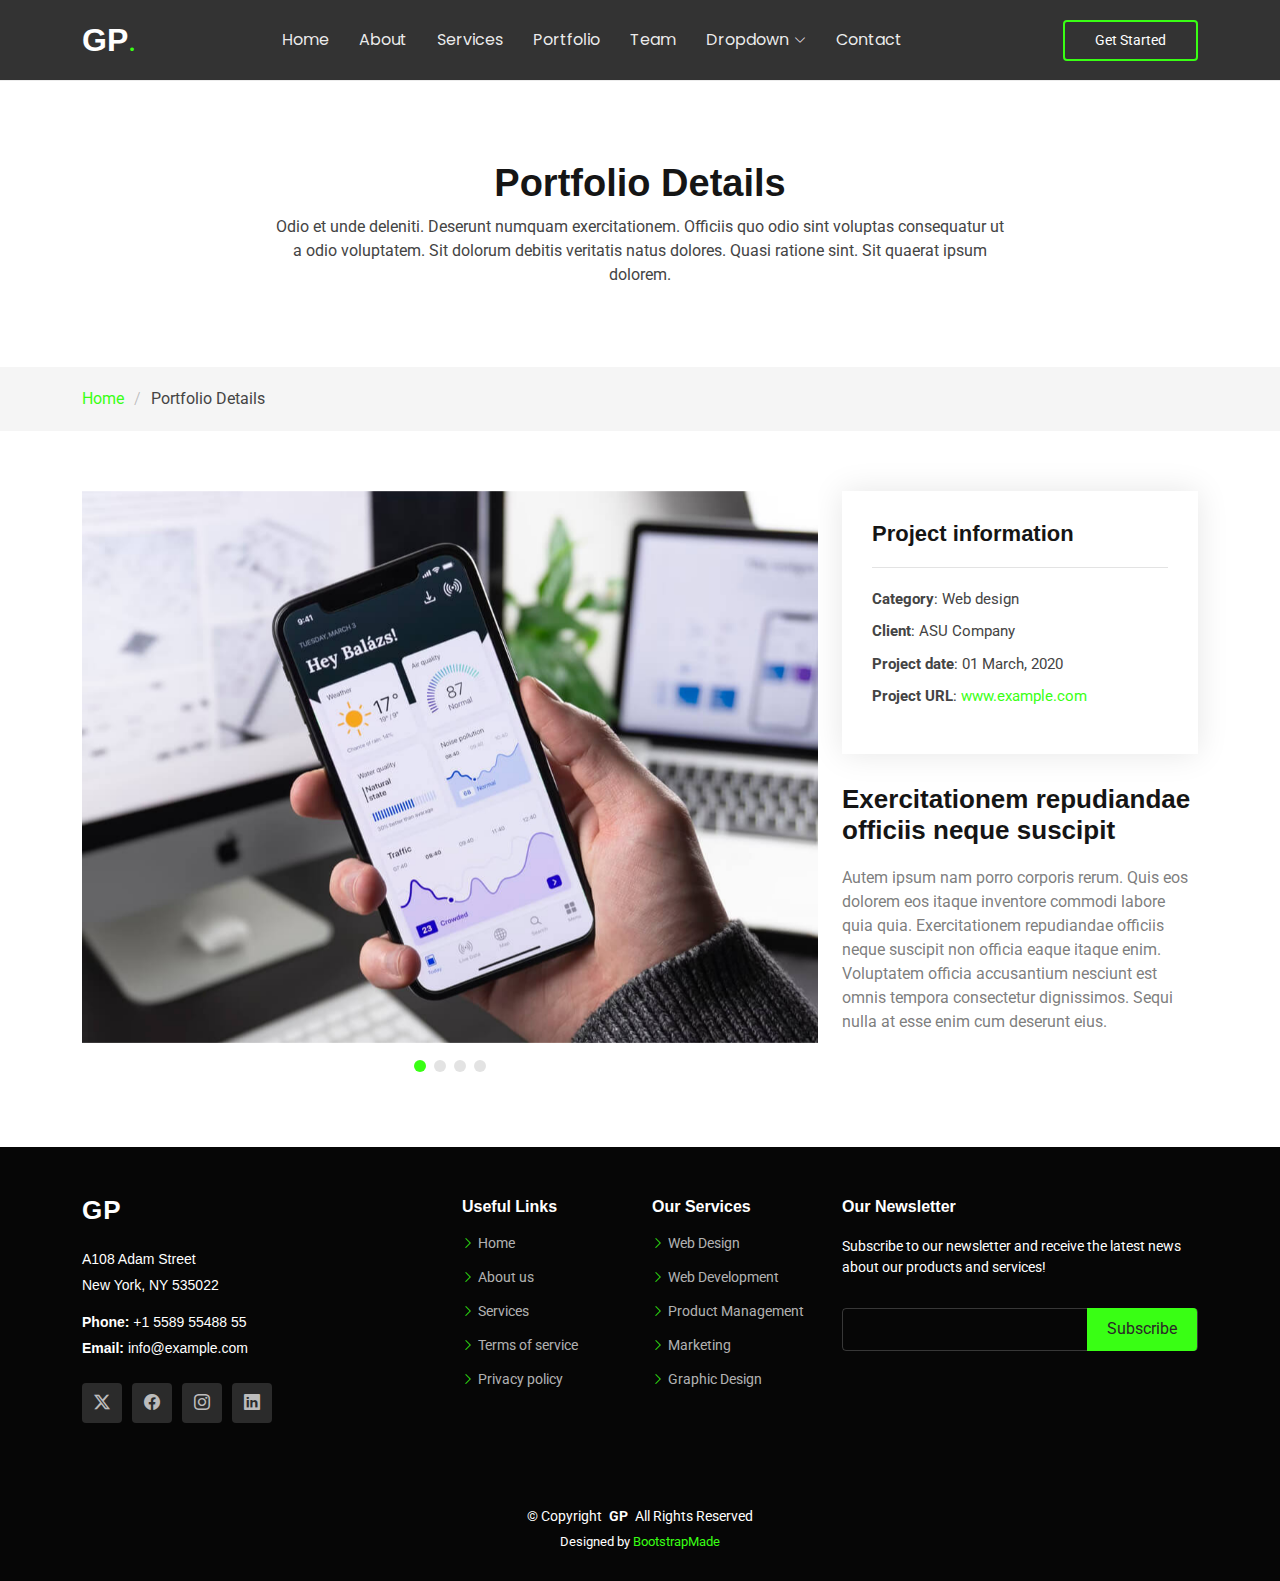
<file: portfolio-details.html>
<!DOCTYPE html>
<html lang="en">

<head>
  <meta charset="utf-8">
  <meta content="width=device-width, initial-scale=1.0" name="viewport">
  <title>Portfolio Details - Biza</title>
  <meta name="description" content="Explore the portfolio details of Biza's projects.">
  <meta name="keywords" content="Biza, portfolio details, web design, projects">
  <meta name="author" content="Biza Tech">
  <meta name="robots" content="index, follow">
  <meta property="og:title" content="Portfolio Details - Biza">
  <meta property="og:description" content="Explore the portfolio details of Biza's projects.">
  <meta property="og:image" content="assets/img/favicon.png">
  <meta property="og:url" content="https://biza.com.ng/portfolio-details.html">
  <meta name="twitter:card" content="summary_large_image">
  <meta name="twitter:title" content="Portfolio Details - Biza">
  <meta name="twitter:description" content="Explore the portfolio details of Biza's projects.">
  <meta name="twitter:image" content="assets/img/favicon.png">

  <!-- Favicons -->
  <link href="assets/img/favicon.png" rel="icon">
  <link href="assets/img/apple-touch-icon.png" rel="apple-touch-icon">

  <!-- Fonts -->
  <link href="https://fonts.googleapis.com" rel="preconnect">
  <link href="https://fonts.gstatic.com" rel="preconnect" crossorigin>
  <link href="https://fonts.googleapis.com/css2?family=Roboto:ital,wght@0,100;0,300;0,400;0,500;0,700;0,900;1,100;1,300;1,400;1,500;1,700;1,900&family=Poppins:ital,wght@0,100;0,200;0,300;0,400;0,500;0,600;0,700;0,800;0,900;1,100;1,200;1,300;1,400;1,500;1,600;1,700;1,800;1,900&display=swap" rel="stylesheet">

  <!-- Vendor CSS Files -->
  <link href="assets/vendor/bootstrap/css/bootstrap.min.css" rel="stylesheet">
  <link href="assets/vendor/bootstrap-icons/bootstrap-icons.css" rel="stylesheet">
  <link href="assets/vendor/aos/aos.css" rel="stylesheet">
  <link href="assets/vendor/swiper/swiper-bundle.min.css" rel="stylesheet">
  <link href="assets/vendor/glightbox/css/glightbox.min.css" rel="stylesheet">

  <!-- Main CSS File -->
  <link href="assets/css/main.css" rel="stylesheet">

  <!-- =======================================================
  * Template Name: Gp
  * Template URL: https://bootstrapmade.com/gp-free-multipurpose-html-bootstrap-template/
  * Updated: Aug 15 2024 with Bootstrap v5.3.3
  * Author: BootstrapMade.com
  * License: https://bootstrapmade.com/license/
  ======================================================== -->
</head>

<body class="portfolio-details-page">

  <header id="header" class="header d-flex align-items-center position-relative">
    <div class="container-fluid container-xl position-relative d-flex align-items-center justify-content-between">

      <a href="index.html" class="logo d-flex align-items-center me-auto me-lg-0">
        <!-- Uncomment the line below if you also wish to use an image logo -->
        <!-- <img src="assets/img/logo.png" alt=""> -->
        <h1 class="sitename">GP</h1>
        <span>.</span>
      </a>

      <nav id="navmenu" class="navmenu">
        <ul>
          <li><a href="#hero">Home<br></a></li>
          <li><a href="#about">About</a></li>
          <li><a href="#services">Services</a></li>
          <li><a href="#portfolio">Portfolio</a></li>
          <li><a href="#team">Team</a></li>
          <li class="dropdown"><a href="#"><span>Dropdown</span> <i class="bi bi-chevron-down toggle-dropdown"></i></a>
            <ul>
              <li><a href="#">Dropdown 1</a></li>
              <li class="dropdown"><a href="#"><span>Deep Dropdown</span> <i class="bi bi-chevron-down toggle-dropdown"></i></a>
                <ul>
                  <li><a href="#">Deep Dropdown 1</a></li>
                  <li><a href="#">Deep Dropdown 2</a></li>
                  <li><a href="#">Deep Dropdown 3</a></li>
                  <li><a href="#">Deep Dropdown 4</a></li>
                  <li><a href="#">Deep Dropdown 5</a></li>
                </ul>
              </li>
              <li><a href="#">Dropdown 2</a></li>
              <li><a href="#">Dropdown 3</a></li>
              <li><a href="#">Dropdown 4</a></li>
            </ul>
          </li>
          <li><a href="#contact">Contact</a></li>
        </ul>
        <i class="mobile-nav-toggle d-xl-none bi bi-list"></i>
      </nav>

      <a class="btn-getstarted" href="index.html#about">Get Started</a>

    </div>
  </header>

  <main class="main">

    <!-- Page Title -->
    <div class="page-title" data-aos="fade">
      <div class="heading">
        <div class="container">
          <div class="row d-flex justify-content-center text-center">
            <div class="col-lg-8">
              <h1>Portfolio Details</h1>
              <p class="mb-0">Odio et unde deleniti. Deserunt numquam exercitationem. Officiis quo odio sint voluptas consequatur ut a odio voluptatem. Sit dolorum debitis veritatis natus dolores. Quasi ratione sint. Sit quaerat ipsum dolorem.</p>
            </div>
          </div>
        </div>
      </div>
      <nav class="breadcrumbs">
        <div class="container">
          <ol>
            <li><a href="index.html">Home</a></li>
            <li class="current">Portfolio Details</li>
          </ol>
        </div>
      </nav>
    </div><!-- End Page Title -->

    <!-- Portfolio Details Section -->
    <section id="portfolio-details" class="portfolio-details section">

      <div class="container" data-aos="fade-up" data-aos-delay="100">

        <div class="row gy-4">

          <div class="col-lg-8">
            <div class="portfolio-details-slider swiper init-swiper">

              <script type="application/json" class="swiper-config">
                {
                  "loop": true,
                  "speed": 600,
                  "autoplay": {
                    "delay": 5000
                  },
                  "slidesPerView": "auto",
                  "pagination": {
                    "el": ".swiper-pagination",
                    "type": "bullets",
                    "clickable": true
                  }
                }
              </script>

              <div class="swiper-wrapper align-items-center">

                <div class="swiper-slide">
                  <img src="assets/img/portfolio/app-1.jpg" alt="">
                </div>

                <div class="swiper-slide">
                  <img src="assets/img/portfolio/product-1.jpg" alt="">
                </div>

                <div class="swiper-slide">
                  <img src="assets/img/portfolio/branding-1.jpg" alt="">
                </div>

                <div class="swiper-slide">
                  <img src="assets/img/portfolio/books-1.jpg" alt="">
                </div>

              </div>
              <div class="swiper-pagination"></div>
            </div>
          </div>

          <div class="col-lg-4">
            <div class="portfolio-info" data-aos="fade-up" data-aos-delay="200">
              <h3>Project information</h3>
              <ul>
                <li><strong>Category</strong>: Web design</li>
                <li><strong>Client</strong>: ASU Company</li>
                <li><strong>Project date</strong>: 01 March, 2020</li>
                <li><strong>Project URL</strong>: <a href="#">www.example.com</a></li>
              </ul>
            </div>
            <div class="portfolio-description" data-aos="fade-up" data-aos-delay="300">
              <h2>Exercitationem repudiandae officiis neque suscipit</h2>
              <p>
                Autem ipsum nam porro corporis rerum. Quis eos dolorem eos itaque inventore commodi labore quia quia. Exercitationem repudiandae officiis neque suscipit non officia eaque itaque enim. Voluptatem officia accusantium nesciunt est omnis tempora consectetur dignissimos. Sequi nulla at esse enim cum deserunt eius.
              </p>
            </div>
          </div>

        </div>

      </div>

    </section><!-- /Portfolio Details Section -->

  </main>

  <footer id="footer" class="footer dark-background">

    <div class="footer-top">
      <div class="container">
        <div class="row gy-4">
          <div class="col-lg-4 col-md-6 footer-about">
            <a href="index.html" class="logo d-flex align-items-center">
              <span class="sitename">GP</span>
            </a>
            <div class="footer-contact pt-3">
              <p>A108 Adam Street</p>
              <p>New York, NY 535022</p>
              <p class="mt-3"><strong>Phone:</strong> <span>+1 5589 55488 55</span></p>
              <p><strong>Email:</strong> <span>info@example.com</span></p>
            </div>
            <div class="social-links d-flex mt-4">
              <a href=""><i class="bi bi-twitter-x"></i></a>
              <a href=""><i class="bi bi-facebook"></i></a>
              <a href=""><i class="bi bi-instagram"></i></a>
              <a href=""><i class="bi bi-linkedin"></i></a>
            </div>
          </div>

          <div class="col-lg-2 col-md-3 footer-links">
            <h4>Useful Links</h4>
            <ul>
              <li><i class="bi bi-chevron-right"></i> <a href="#"> Home</a></li>
              <li><i class="bi bi-chevron-right"></i> <a href="#"> About us</a></li>
              <li><i class="bi bi-chevron-right"></i> <a href="#"> Services</a></li>
              <li><i class="bi bi-chevron-right"></i> <a href="#"> Terms of service</a></li>
              <li><i class="bi bi-chevron-right"></i> <a href="#"> Privacy policy</a></li>
            </ul>
          </div>

          <div class="col-lg-2 col-md-3 footer-links">
            <h4>Our Services</h4>
            <ul>
              <li><i class="bi bi-chevron-right"></i> <a href="#"> Web Design</a></li>
              <li><i class="bi bi-chevron-right"></i> <a href="#"> Web Development</a></li>
              <li><i class="bi bi-chevron-right"></i> <a href="#"> Product Management</a></li>
              <li><i class="bi bi-chevron-right"></i> <a href="#"> Marketing</a></li>
              <li><i class="bi bi-chevron-right"></i> <a href="#"> Graphic Design</a></li>
            </ul>
          </div>

          <div class="col-lg-4 col-md-12 footer-newsletter">
            <h4>Our Newsletter</h4>
            <p>Subscribe to our newsletter and receive the latest news about our products and services!</p>
            <form action="forms/newsletter.php" method="post" class="php-email-form">
              <div class="newsletter-form"><input type="email" name="email"><input type="submit" value="Subscribe"></div>
              <div class="loading">Loading</div>
              <div class="error-message"></div>
              <div class="sent-message">Your subscription request has been sent. Thank you!</div>
            </form>
          </div>

        </div>
      </div>
    </div>

    <div class="copyright">
      <div class="container text-center">
        <p>© <span>Copyright</span> <strong class="px-1 sitename">GP</strong> <span>All Rights Reserved</span></p>
        <div class="credits">
          <!-- All the links in the footer should remain intact. -->
          <!-- You can delete the links only if you've purchased the pro version. -->
          <!-- Licensing information: https://bootstrapmade.com/license/ -->
          <!-- Purchase the pro version with working PHP/AJAX contact form: [buy-url] -->
          Designed by <a href="https://bootstrapmade.com/">BootstrapMade</a>
        </div>
      </div>
    </div>

  </footer>

  <!-- Scroll Top -->
  <a href="#" id="scroll-top" class="scroll-top d-flex align-items-center justify-content-center"><i class="bi bi-arrow-up-short"></i></a>

  <!-- Preloader -->
  <div id="preloader"></div>

  <!-- Vendor JS Files -->
  <script src="assets/vendor/bootstrap/js/bootstrap.bundle.min.js"></script>
  <script src="assets/vendor/php-email-form/validate.js"></script>
  <script src="assets/vendor/aos/aos.js"></script>
  <script src="assets/vendor/swiper/swiper-bundle.min.js"></script>
  <script src="assets/vendor/glightbox/js/glightbox.min.js"></script>
  <script src="assets/vendor/imagesloaded/imagesloaded.pkgd.min.js"></script>
  <script src="assets/vendor/isotope-layout/isotope.pkgd.min.js"></script>
  <script src="assets/vendor/purecounter/purecounter_vanilla.js"></script>

  <!-- Main JS File -->
  <script src="assets/js/main.js"></script>

</body>

</html>
</file>
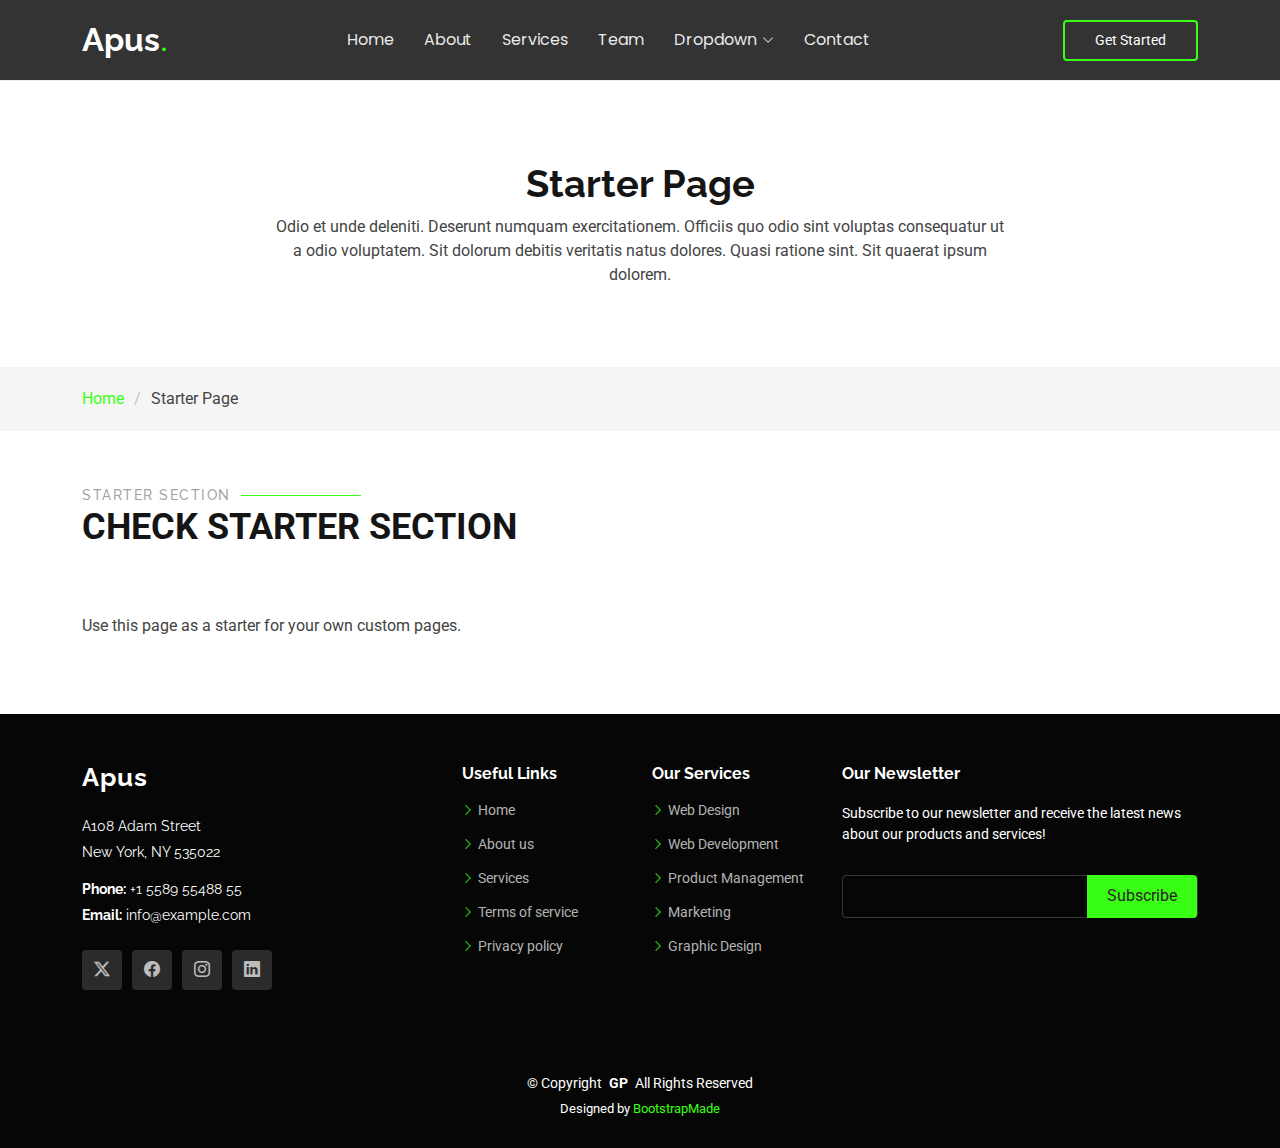
<file: starter-page.html>
<!DOCTYPE html>
<html lang="en">

<head>
  <meta charset="utf-8">
  <meta content="width=device-width, initial-scale=1.0" name="viewport">
  <title>Starter Page - Apus</title>
  <meta name="description" content="Use this starter page to create your own custom pages with Apus.">
  <meta name="keywords" content="Apus, starter page, custom pages, template">
  <meta name="author" content="Apus Tech">
  <meta name="robots" content="index, follow">
  <meta property="og:title" content="Starter Page - Apus">
  <meta property="og:description" content="Use this starter page to create your own custom pages with Apus.">
  <meta property="og:image" content="assets/img/favicon.png">
  <meta property="og:url" content="https://apus.com/starter-page.html">
  <meta name="twitter:card" content="summary_large_image">
  <meta name="twitter:title" content="Starter Page - Apus">
  <meta name="twitter:description" content="Use this starter page to create your own custom pages with Apus.">
  <meta name="twitter:image" content="assets/img/favicon.png">

  <!-- Favicons -->
  <link href="assets/img/favicon.png" rel="icon">
  <link href="assets/img/apple-touch-icon.png" rel="apple-touch-icon">

  <!-- Fonts -->
  <link href="https://fonts.googleapis.com" rel="preconnect">
  <link href="https://fonts.gstatic.com" rel="preconnect" crossorigin>
  <link href="https://fonts.googleapis.com/css2?family=Roboto:ital,wght@0,100;0,300;0,400;0,500;0,700;0,900;1,100;1,300;1,400;1,500;1,700;1,900&family=Poppins:ital,wght@0,100;0,200;0,300;0,400;0,500;0,600;0,700;0,800;0,900;1,100;1,200;1,300;1,400;1,500;1,600;1,700;1,800;1,900&family=Raleway:ital,wght@0,100;0,200;0,300;0,400;0,500;0,600;0,700;0,800;0,900;1,100;1,200;1,300;1,400;1,500;1,600;1,700;1,800;1,900&display=swap" rel="stylesheet">

  <!-- Vendor CSS Files -->
  <link href="assets/vendor/bootstrap/css/bootstrap.min.css" rel="stylesheet">
  <link href="assets/vendor/bootstrap-icons/bootstrap-icons.css" rel="stylesheet">
  <link href="assets/vendor/aos/aos.css" rel="stylesheet">
  <link href="assets/vendor/swiper/swiper-bundle.min.css" rel="stylesheet">
  <link href="assets/vendor/glightbox/css/glightbox.min.css" rel="stylesheet">

  <!-- Main CSS File -->
  <link href="assets/css/main.css" rel="stylesheet">

  <!-- =======================================================
  * Template Name: Gp
  * Template URL: https://bootstrapmade.com/gp-free-multipurpose-html-bootstrap-template/
  * Updated: Aug 15 2024 with Bootstrap v5.3.3
  * Author: BootstrapMade.com
  * License: https://bootstrapmade.com/license/
  ======================================================== -->
</head>

<body class="starter-page-page">

  <header id="header" class="header d-flex align-items-center position-relative">
    <div class="container-fluid container-xl position-relative d-flex align-items-center justify-content-between">

      <a href="index.html" class="logo d-flex align-items-center me-auto me-lg-0">
        <!-- Uncomment the line below if you also wish to use an image logo -->
        <!-- <img src="assets/img/logo.png" alt=""> -->
        <h1 class="sitename">Apus</h1>
        <span>.</span>
      </a>

      <nav id="navmenu" class="navmenu">
        <ul>
          <li><a href="#hero">Home<br></a></li>
          <li><a href="#about">About</a></li>
          <li><a href="#services">Services</a></li>
          <li><a href="#team">Team</a></li>
          <li class="dropdown"><a href="#"><span>Dropdown</span> <i class="bi bi-chevron-down toggle-dropdown"></i></a>
            <ul>
              <li><a href="#">Dropdown 1</a></li>
              <li class="dropdown"><a href="#"><span>Deep Dropdown</span> <i class="bi bi-chevron-down toggle-dropdown"></i></a>
                <ul>
                  <li><a href="#">Deep Dropdown 1</a></li>
                  <li><a href="#">Deep Dropdown 2</a></li>
                  <li><a href="#">Deep Dropdown 3</a></li>
                  <li><a href="#">Deep Dropdown 4</a></li>
                  <li><a href="#">Deep Dropdown 5</a></li>
                </ul>
              </li>
              <li><a href="#">Dropdown 2</a></li>
              <li><a href="#">Dropdown 3</a></li>
              <li><a href="#">Dropdown 4</a></li>
            </ul>
          </li>
          <li><a href="#contact">Contact</a></li>
        </ul>
        <i class="mobile-nav-toggle d-xl-none bi bi-list"></i>
      </nav>

      <a class="btn-getstarted" href="index.html#about">Get Started</a>

    </div>
  </header>

  <main class="main">

    <!-- Page Title -->
    <div class="page-title" data-aos="fade">
      <div class="heading">
        <div class="container">
          <div class="row d-flex justify-content-center text-center">
            <div class="col-lg-8">
              <h1>Starter Page</h1>
              <p class="mb-0">Odio et unde deleniti. Deserunt numquam exercitationem. Officiis quo odio sint voluptas consequatur ut a odio voluptatem. Sit dolorum debitis veritatis natus dolores. Quasi ratione sint. Sit quaerat ipsum dolorem.</p>
            </div>
          </div>
        </div>
      </div>
      <nav class="breadcrumbs">
        <div class="container">
          <ol>
            <li><a href="index.html">Home</a></li>
            <li class="current">Starter Page</li>
          </ol>
        </div>
      </nav>
    </div><!-- End Page Title -->

    <!-- Starter Section Section -->
    <section id="starter-section" class="starter-section section">

      <!-- Section Title -->
      <div class="container section-title" data-aos="fade-up">
        <h2>Starter Section</h2>
        <p>Check Starter Section<br></p>
      </div><!-- End Section Title -->

      <div class="container" data-aos="fade-up">
        <p>Use this page as a starter for your own custom pages.</p>
      </div>

    </section><!-- /Starter Section Section -->

  </main>

  <footer id="footer" class="footer dark-background">

    <div class="footer-top">
      <div class="container">
        <div class="row gy-4">
          <div class="col-lg-4 col-md-6 footer-about">
            <a href="index.html" class="logo d-flex align-items-center">
              <span class="sitename">Apus</span>
            </a>
            <div class="footer-contact pt-3">
              <p>A108 Adam Street</p>
              <p>New York, NY 535022</p>
              <p class="mt-3"><strong>Phone:</strong> <span>+1 5589 55488 55</span></p>
              <p><strong>Email:</strong> <span>info@example.com</span></p>
            </div>
            <div class="social-links d-flex mt-4">
              <a href=""><i class="bi bi-twitter-x"></i></a>
              <a href=""><i class="bi bi-facebook"></i></a>
              <a href=""><i class="bi bi-instagram"></i></a>
              <a href=""><i class="bi bi-linkedin"></i></a>
            </div>
          </div>

          <div class="col-lg-2 col-md-3 footer-links">
            <h4>Useful Links</h4>
            <ul>
              <li><i class="bi bi-chevron-right"></i> <a href="#"> Home</a></li>
              <li><i class="bi bi-chevron-right"></i> <a href="#"> About us</a></li>
              <li><i class="bi bi-chevron-right"></i> <a href="#"> Services</a></li>
              <li><i class="bi bi-chevron-right"></i> <a href="#"> Terms of service</a></li>
              <li><i class="bi bi-chevron-right"></i> <a href="#"> Privacy policy</a></li>
            </ul>
          </div>

          <div class="col-lg-2 col-md-3 footer-links">
            <h4>Our Services</h4>
            <ul>
              <li><i class="bi bi-chevron-right"></i> <a href="#"> Web Design</a></li>
              <li><i class="bi bi-chevron-right"></i> <a href="#"> Web Development</a></li>
              <li><i class="bi bi-chevron-right"></i> <a href="#"> Product Management</a></li>
              <li><i class="bi bi-chevron-right"></i> <a href="#"> Marketing</a></li>
              <li><i class="bi bi-chevron-right"></i> <a href="#"> Graphic Design</a></li>
            </ul>
          </div>

          <div class="col-lg-4 col-md-12 footer-newsletter">
            <h4>Our Newsletter</h4>
            <p>Subscribe to our newsletter and receive the latest news about our products and services!</p>
            <form action="forms/newsletter.php" method="post" class="php-email-form">
              <div class="newsletter-form"><input type="email" name="email"><input type="submit" value="Subscribe"></div>
              <div class="loading">Loading</div>
              <div class="error-message"></div>
              <div class="sent-message">Your subscription request has been sent. Thank you!</div>
            </form>
          </div>

        </div>
      </div>
    </div>

    <div class="copyright">
      <div class="container text-center">
        <p>© <span>Copyright</span> <strong class="px-1 sitename">GP</strong> <span>All Rights Reserved</span></p>
        <div class="credits">
          <!-- All the links in the footer should remain intact. -->
          <!-- You can delete the links only if you've purchased the pro version. -->
          <!-- Licensing information: https://bootstrapmade.com/license/ -->
          <!-- Purchase the pro version with working PHP/AJAX contact form: [buy-url] -->
          Designed by <a href="https://bootstrapmade.com/">BootstrapMade</a>
        </div>
      </div>
    </div>

  </footer>

  <!-- Scroll Top -->
  <a href="#" id="scroll-top" class="scroll-top d-flex align-items-center justify-content-center"><i class="bi bi-arrow-up-short"></i></a>

  <!-- Preloader -->
  <div id="preloader"></div>

  <!-- Vendor JS Files -->
  <script src="assets/vendor/bootstrap/js/bootstrap.bundle.min.js"></script>
  <script src="assets/vendor/php-email-form/validate.js"></script>
  <script src="assets/vendor/aos/aos.js"></script>
  <script src="assets/vendor/swiper/swiper-bundle.min.js"></script>
  <script src="assets/vendor/glightbox/js/glightbox.min.js"></script>
  <script src="assets/vendor/imagesloaded/imagesloaded.pkgd.min.js"></script>
  <script src="assets/vendor/isotope-layout/isotope.pkgd.min.js"></script>
  <script src="assets/vendor/purecounter/purecounter_vanilla.js"></script>

  <!-- Main JS File -->
  <script src="assets/js/main.js"></script>

</body>

</html>
</file>
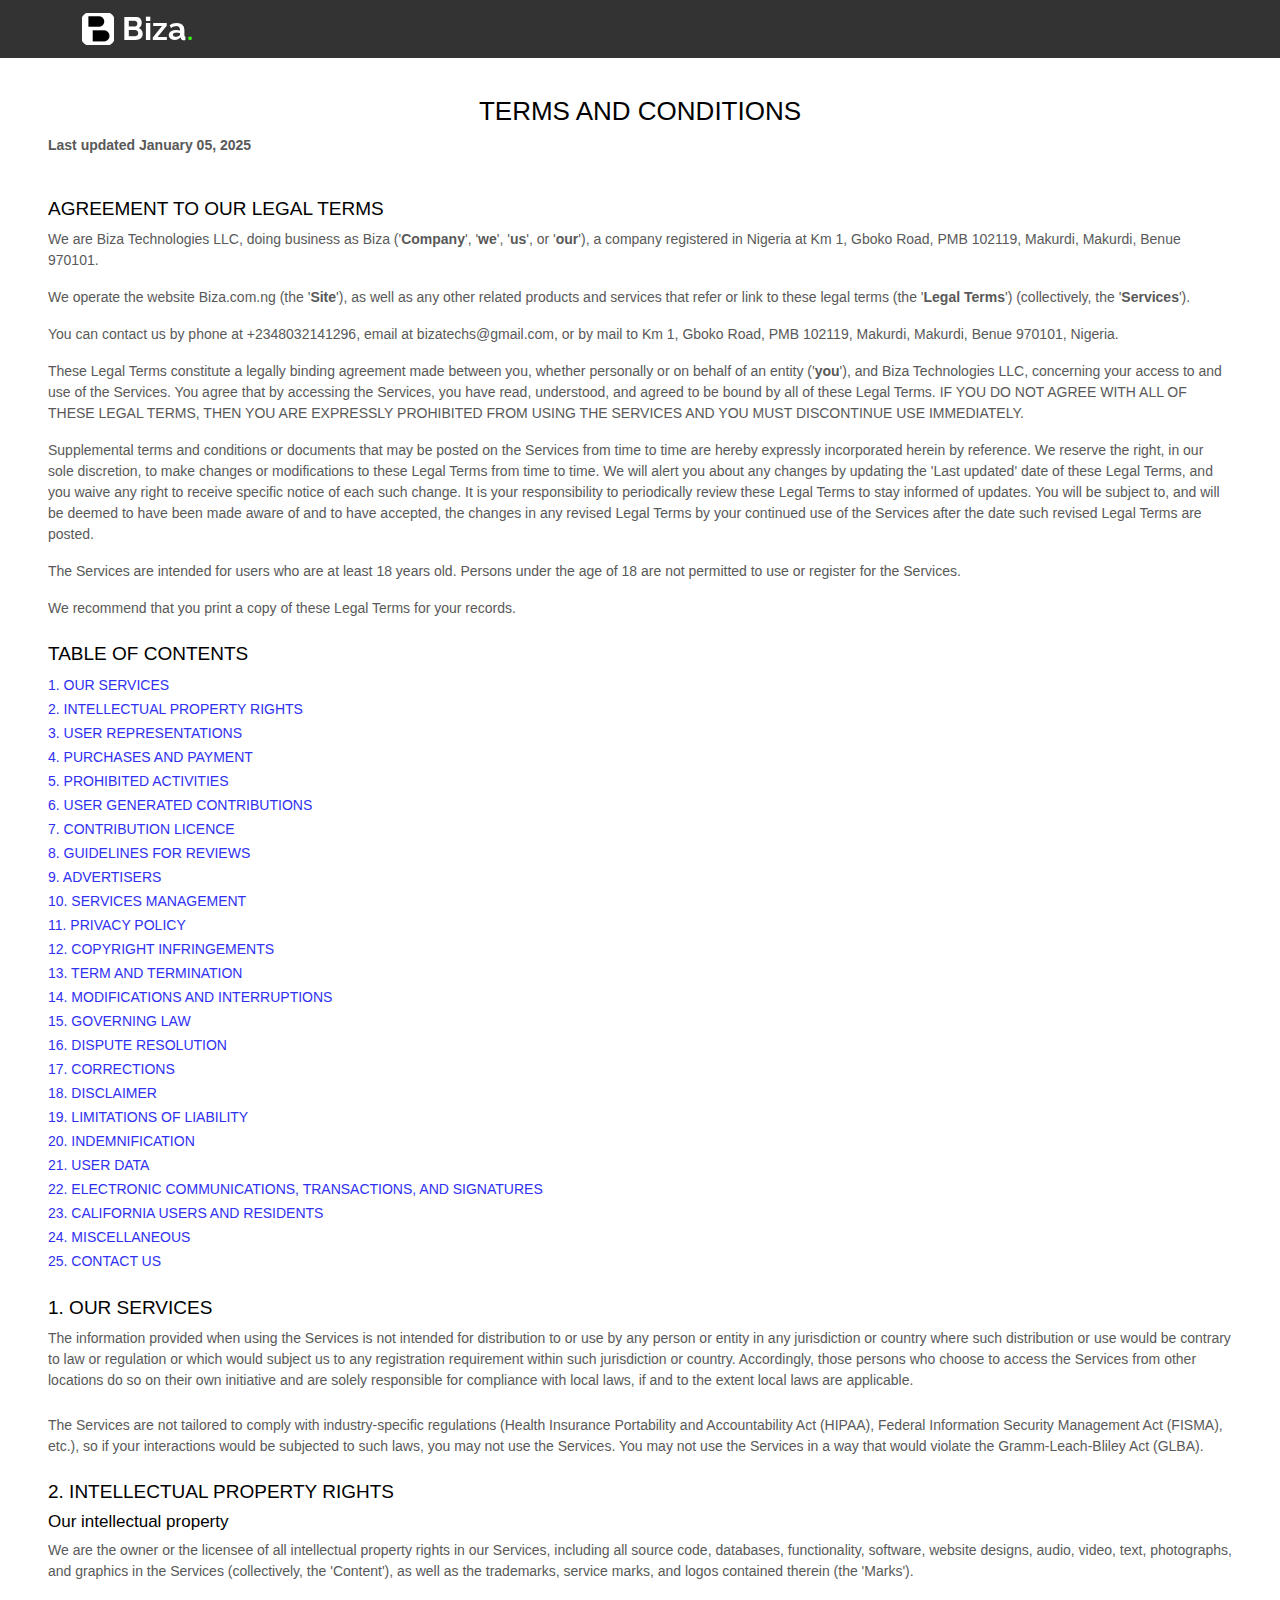
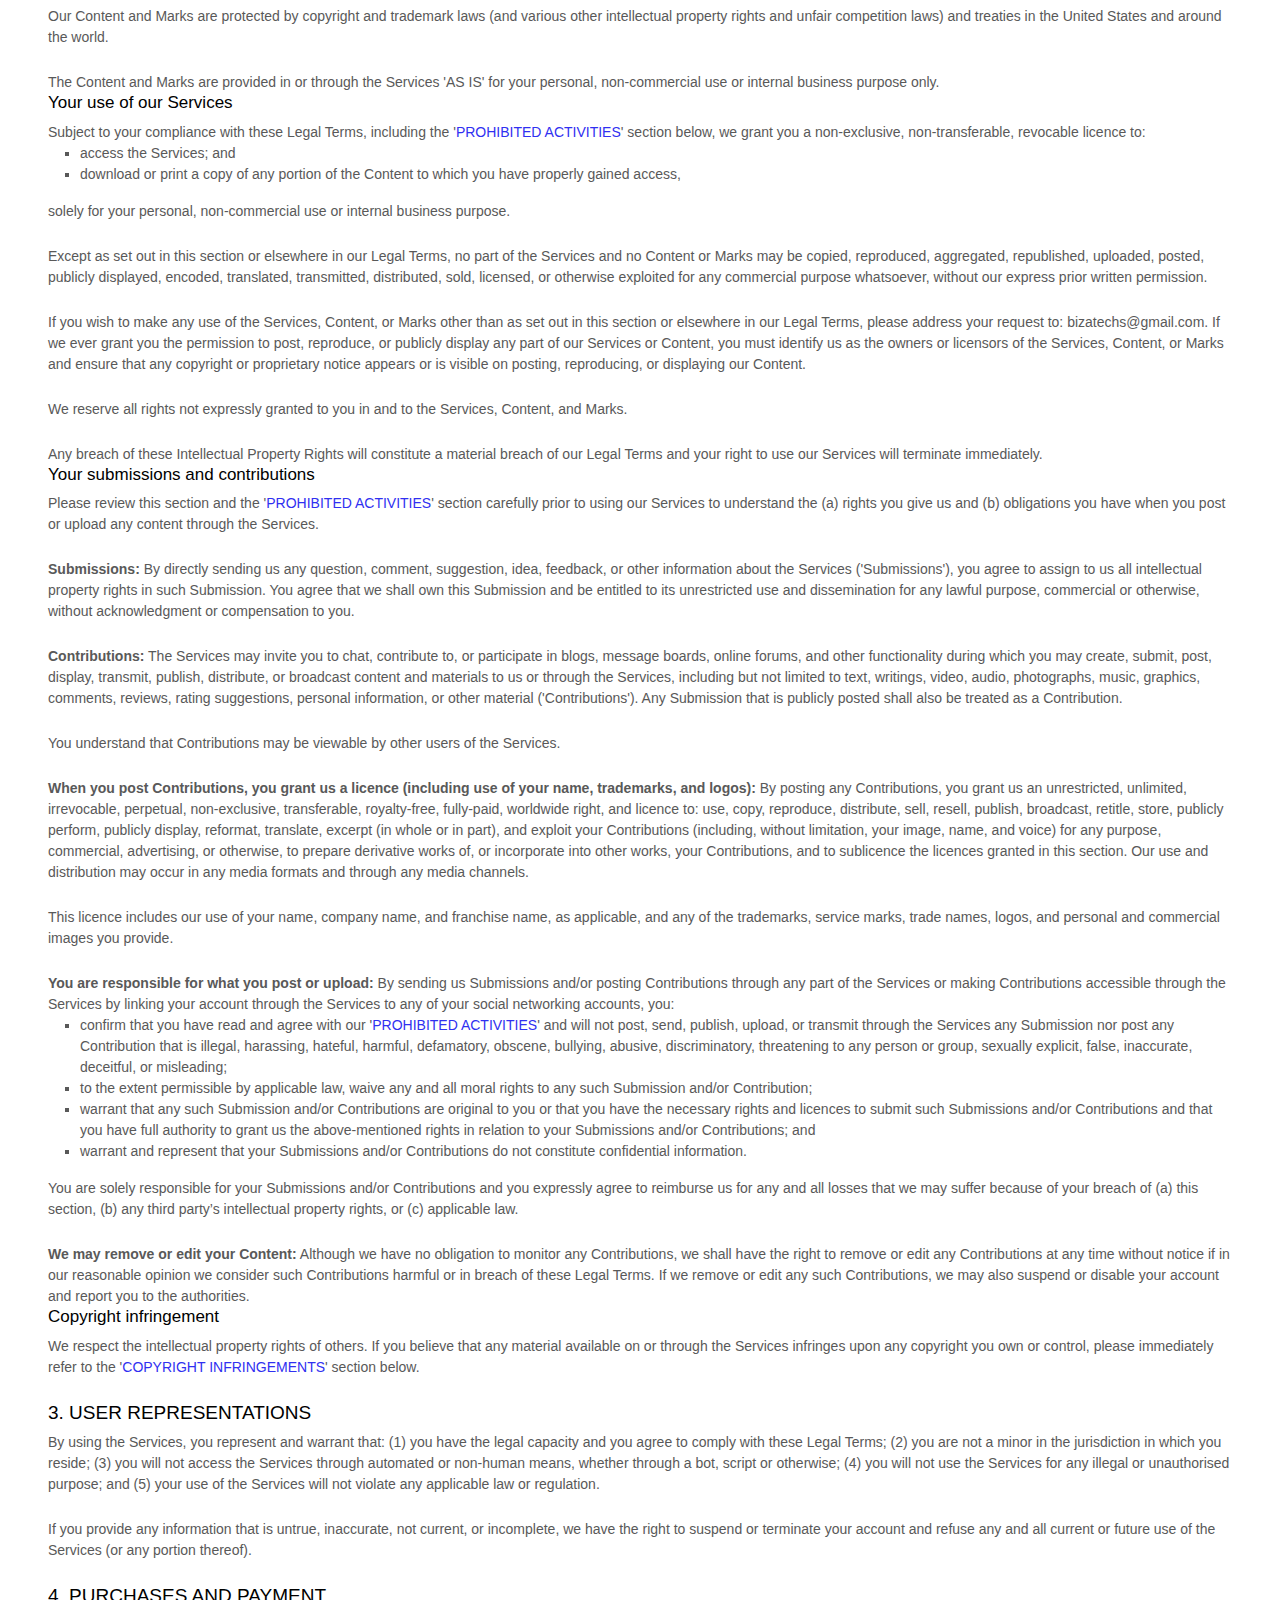
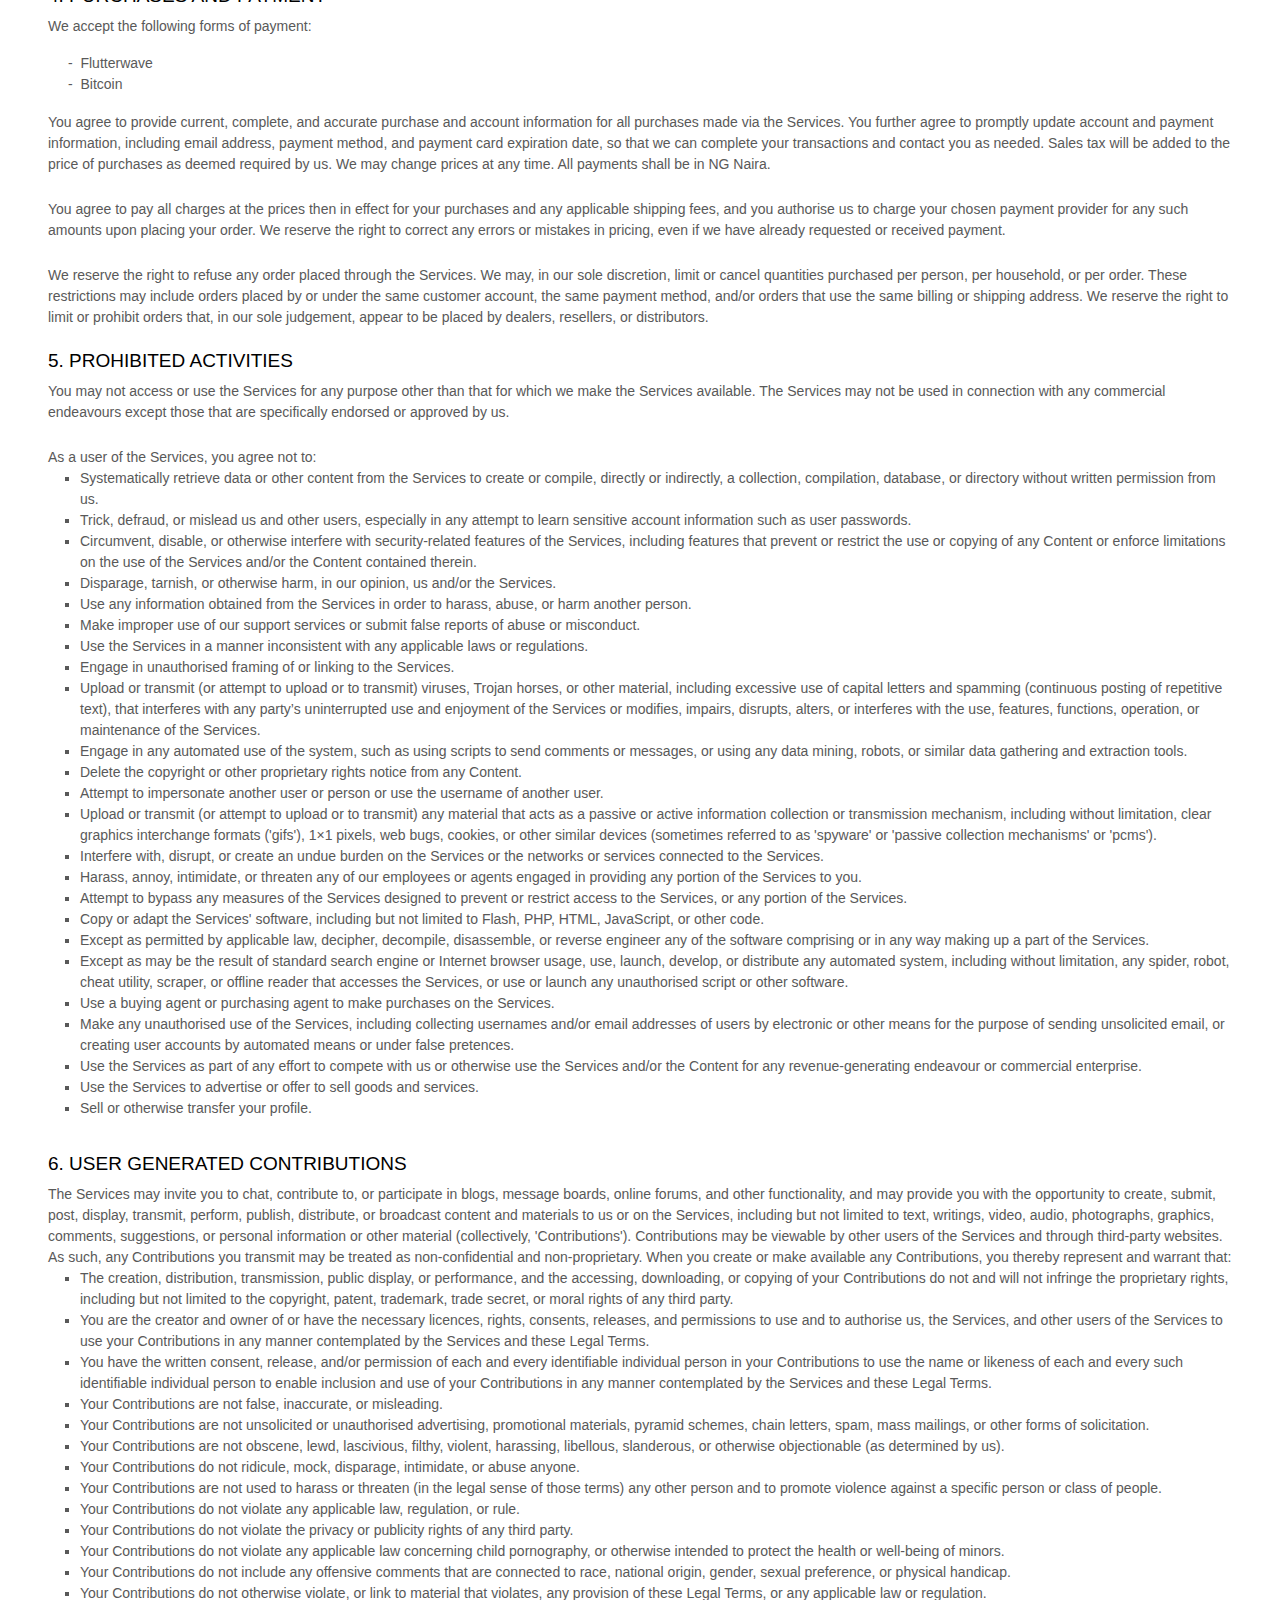
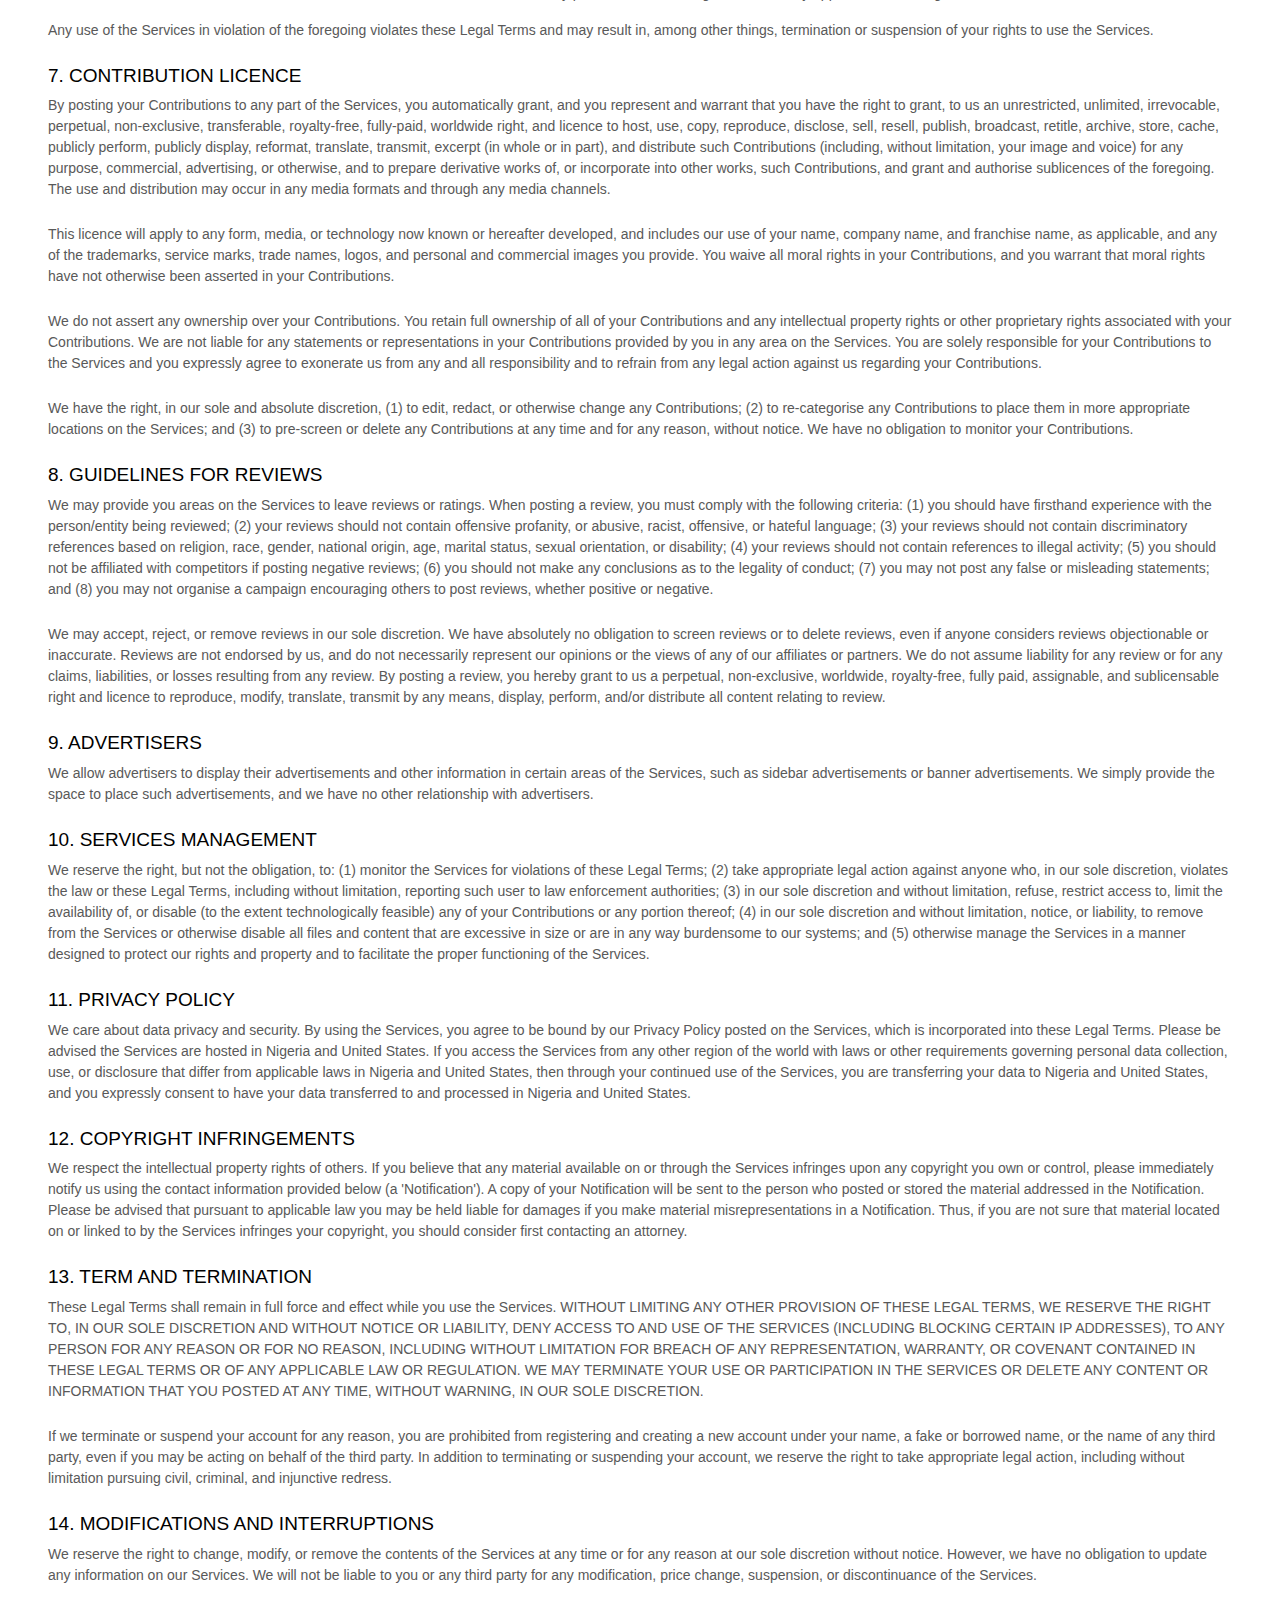
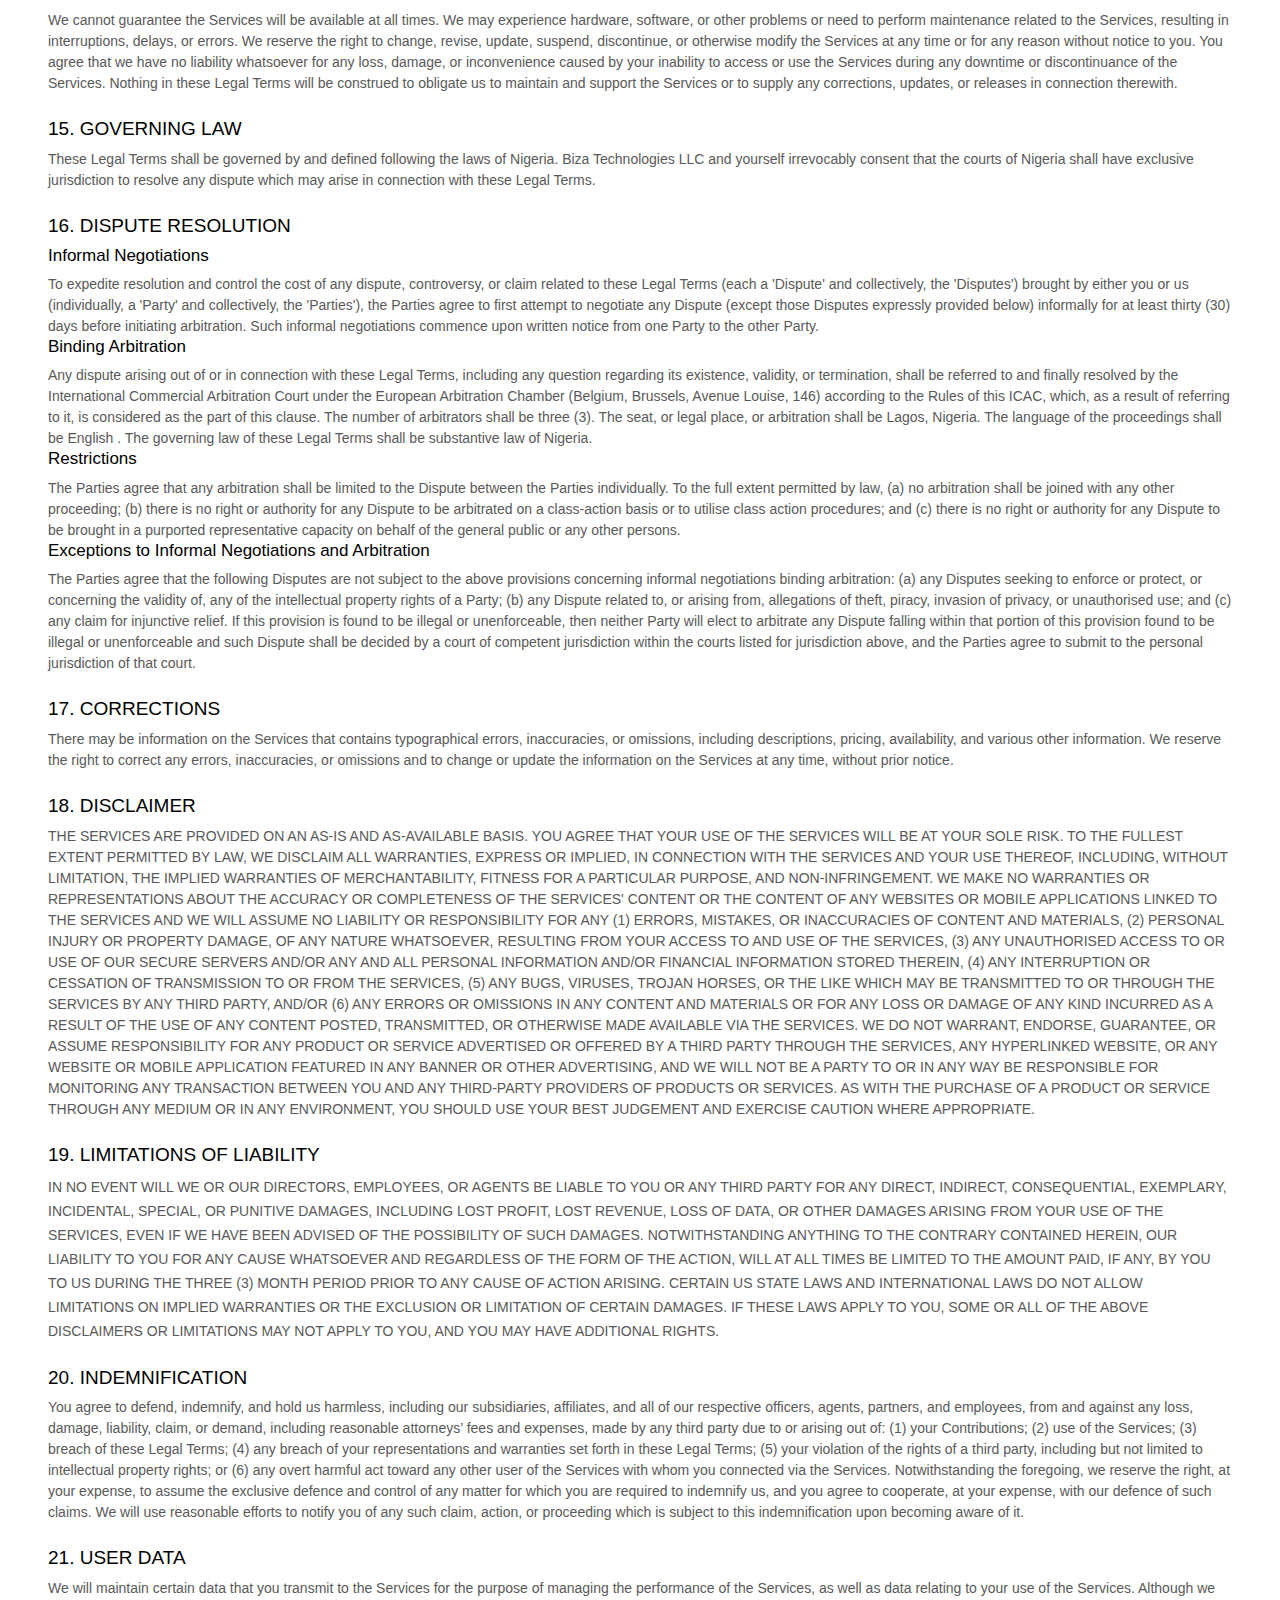
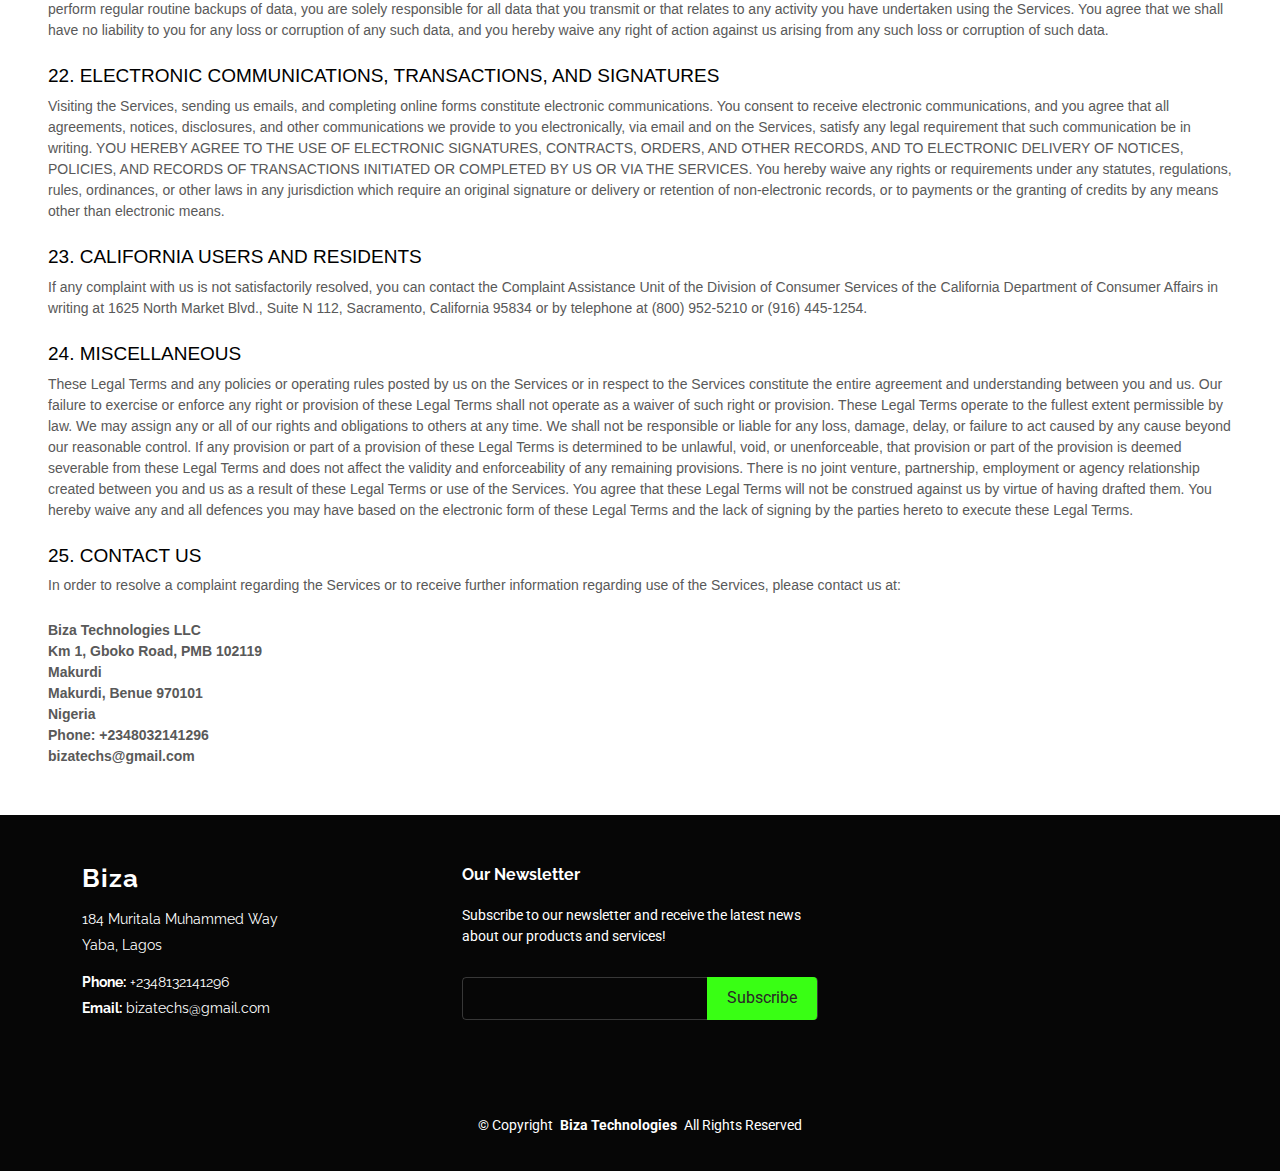
<file: terms-and-conditions.html>
<!DOCTYPE html>
<html lang="en">
  <head>
    <meta charset="utf-8" />
    <meta content="width=device-width, initial-scale=1.0" name="viewport" />
    <title>Biza linkedin</title>
    <meta name="description" content="" />
    <meta name="keywords" content="" />

    <!-- Favicons -->
    <link href="assets/img/favicon.png" rel="icon" />
    <link href="assets/img/bg/c.png" rel="apple-touch-icon" />

    <!-- Fonts -->
    <link href="https://fonts.googleapis.com" rel="preconnect" />
    <link href="https://fonts.gstatic.com" rel="preconnect" crossorigin />
    <link
      href="https://fonts.googleapis.com/css2?family=Roboto:ital,wght@0,100;0,300;0,400;0,500;0,700;0,900;1,100;1,300;1,400;1,500;1,700;1,900&family=Poppins:ital,wght@0,100;0,200;0,300;0,400;0,500;0,600;0,700;0,800;0,900;1,100;1,200;1,300;1,400;1,500;1,600;1,700;1,800;1,900&family=Raleway:ital,wght@0,100;0,200;0,300;0,400;0,500;0,600;0,700;0,800;0,900;1,100;1,200;1,300;1,400;1,500;1,600;1,700;1,800;1,900&display=swap"
      rel="stylesheet"
    />

    <!-- Vendor CSS Files -->
    <link
      href="assets/vendor/bootstrap/css/bootstrap.min.css"
      rel="stylesheet"
    />
    <link
      href="assets/vendor/bootstrap-icons/bootstrap-icons.css"
      rel="stylesheet"
    />
    <link href="assets/vendor/aos/aos.css" rel="stylesheet" />
    <link href="assets/vendor/swiper/swiper-bundle.min.css" rel="stylesheet" />
    <link
      href="assets/vendor/glightbox/css/glightbox.min.css"
      rel="stylesheet"
    />

    <!-- Main CSS File -->
    <link href="assets/css/main.css" rel="stylesheet" />

    <style>
      [data-custom-class='body'], [data-custom-class='body'] * {
              background: transparent !important;
            }
    [data-custom-class='title'], [data-custom-class='title'] * {
              font-family: Arial !important;
    font-size: 26px !important;
    color: #000000 !important;
            }
    [data-custom-class='subtitle'], [data-custom-class='subtitle'] * {
              font-family: Arial !important;
    color: #595959 !important;
    font-size: 14px !important;
            }
    [data-custom-class='heading_1'], [data-custom-class='heading_1'] * {
              font-family: Arial !important;
    font-size: 19px !important;
    color: #000000 !important;
            }
    [data-custom-class='heading_2'], [data-custom-class='heading_2'] * {
              font-family: Arial !important;
    font-size: 17px !important;
    color: #000000 !important;
            }
    [data-custom-class='body_text'], [data-custom-class='body_text'] * {
              color: #595959 !important;
    font-size: 14px !important;
    font-family: Arial !important;
            }
    [data-custom-class='link'], [data-custom-class='link'] * {
              color: #3030F1 !important;
    font-size: 14px !important;
    font-family: Arial !important;
    word-break: break-word !important;
            }
    </style>

    </head>

  <body class="linkedin">
    <header id="header" class="header d-flex align-items-center fixed-top">
      <div
        class="container-fluid container-xl position-relative d-flex align-items-center justify-content-between"
      >
        <a
          href="index.html"
          class="logo d-flex align-items-center me-auto me-lg-0 "
        >
          <!-- Uncomment the line below if you also wish to use an image logo -->
          <img src="assets/img/favicon.png" alt="">
          <h1 class="sitename align-items-start">Biza</h1>
          <span>.</span>
        </a>

        

    </header>

    <main class="main">
            
      
            <div data-custom-class="body" class="justify-content-center justify-content-around my-5 pt-5 mx-4 mx-md-5">
            <div align="center" style="text-align: left;"><div class="MsoNormal" data-custom-class="title" style="line-height: 1.5;"><bdt class="block-component"><span style="font-size: 19px;"></bdt><bdt class="question text-center"><strong><h1>TERMS AND CONDITIONS</h1></strong></bdt><bdt class="statement-end-if-in-editor"></bdt></span></div><div class="MsoNormal" data-custom-class="subtitle" style="line-height: 1.5;"><strong>Last updated</strong> <bdt class="question"><strong>January 05, 2025</strong></bdt></div><div class="MsoNormal" style="line-height: 1.1;"><br></div><div style="line-height: 1.5;"><br></div><div style="line-height: 1.5;"><strong><span data-custom-class="heading_1"><h2>AGREEMENT TO OUR LEGAL TERMS</h2></span></strong></div></div><div align="center" style="text-align: left;"><div class="MsoNormal" id="agreement" style="line-height: 1.5;"><a name="_6aa3gkhykvst"></a></div></div><div align="center" style="text-align: left;"><div class="MsoNormal" data-custom-class="body_text" style="line-height: 1.5;"><span style="font-size:11.0pt;line-height:115%;font-family:Arial;
      Calibri;color:#595959;mso-themecolor:text1;mso-themetint:166;">We are <bdt class="block-container question question-in-editor" data-id="9d459c4e-c548-e5cb-7729-a118548965d2" data-type="question">Biza Technologies LLC</bdt><bdt class="block-component"></bdt>, doing business as <bdt class="question">Biza</bdt><bdt class="block-component"></bdt><bdt class="statement-end-if-in-editor"></bdt> (<bdt class="block-component"></bdt>'<strong>Company</strong>', '<strong>we</strong>', '<strong>us</strong>', or '<strong>our</strong>'<bdt class="else-block"></bdt>)<span style="font-size:11.0pt;line-height:115%;
      Arial;mso-fareast-font-family:Calibri;color:#595959;mso-themecolor:text1;
      mso-themetint:166;"><span style="font-size:11.0pt;line-height:115%;
      Arial;mso-fareast-font-family:Calibri;color:#595959;mso-themecolor:text1;
      mso-themetint:166;"><span style="font-size:11.0pt;line-height:115%;
      Arial;mso-fareast-font-family:Calibri;color:#595959;mso-themecolor:text1;
      mso-themetint:166;"><bdt class="question"><bdt class="block-component"></bdt></bdt><span style="font-size:11.0pt;line-height:115%;
      Arial;mso-fareast-font-family:Calibri;color:#595959;mso-themecolor:text1;
      mso-themetint:166;"><bdt class="block-component"></bdt></span>, a company registered in<bdt class="block-component"></bdt><bdt class="block-component"></bdt> <span style="font-size:11.0pt;line-height:115%;
      Arial;mso-fareast-font-family:Calibri;color:#595959;mso-themecolor:text1;
      mso-themetint:166;"><span style="font-size:11.0pt;line-height:115%;
      Arial;mso-fareast-font-family:Calibri;color:#595959;mso-themecolor:text1;
      mso-themetint:166;"><bdt class="question">Nigeria</bdt><bdt class="statement-end-if-in-editor"><span style="font-size:11.0pt;line-height:115%;
      Arial;mso-fareast-font-family:Calibri;color:#595959;mso-themecolor:text1;
      mso-themetint:166;"><span style="font-size:11.0pt;line-height:115%;
      Arial;mso-fareast-font-family:Calibri;color:#595959;mso-themecolor:text1;
      mso-themetint:166;"><bdt class="statement-end-if-in-editor"></bdt></span></span></bdt></span></span> at <bdt class="question">Km 1, Gboko Road, PMB 102119</bdt><bdt class="block-component"></bdt>, <bdt class="question">Makurdi</bdt><span style="font-size:11.0pt;line-height:115%;
      Arial;mso-fareast-font-family:Calibri;color:#595959;mso-themecolor:text1;
      mso-themetint:166;"><span style="font-size:11.0pt;line-height:115%;
      Arial;mso-fareast-font-family:Calibri;color:#595959;mso-themecolor:text1;
      mso-themetint:166;"><bdt class="statement-end-if-in-editor"></bdt></span></span>, <bdt class="question">Makurdi</bdt></span></span><span style="font-size: 15px;"><span data-custom-class="body_text"><span style="font-size: 15px;"><span data-custom-class="body_text"><span style="color: rgb(89, 89, 89);"><bdt class="block-component"></bdt>, <bdt class="question">Benue</bdt><bdt class="statement-end-if-in-editor"></bdt><bdt class="block-component"></bdt> <bdt class="question">970101</bdt><bdt class="statement-end-if-in-editor"></bdt></span></span></span></span></span><span style="font-size:11.0pt;line-height:115%;
      Arial;mso-fareast-font-family:Calibri;color:#595959;mso-themecolor:text1;
      mso-themetint:166;"><span style="font-size:11.0pt;line-height:115%;
      Arial;mso-fareast-font-family:Calibri;color:#595959;mso-themecolor:text1;
      mso-themetint:166;"><bdt class="else-block"></bdt></bdt></span></bdt></span><bdt class="statement-end-if-in-editor">.</bdt></span><bdt class="block-component"></bdt></span></span></span></span></span></span></div></div><div align="center" style="line-height: 1;"><br></div><div align="center" style="text-align: left;"><div class="MsoNormal" data-custom-class="body_text" style="line-height: 1.5;"><span style="font-size:11.0pt;line-height:115%;font-family:Arial;
      Calibri;color:#595959;mso-themecolor:text1;mso-themetint:166;">We operate <bdt class="block-component"></bdt>the website <span style="color: rgb(0, 58, 250);"><bdt class="question">Biza.com.ng</bdt></span> (the <bdt class="block-component"></bdt>'<strong>Site</strong>'<bdt class="else-block"></bdt>)<bdt class="block-component"></bdt><bdt class="block-component"></bdt>, as well as any other related products and services that refer or link to these legal terms (the <bdt class="block-component"></bdt>'<strong>Legal Terms</strong>'<bdt class="else-block"></bdt>) (collectively, the <bdt class="block-component"></bdt>'<strong>Services</strong>'<bdt class="else-block"></bdt>). <bdt class="block-component"></bdt></span></div><div class="MsoNormal" style="line-height: 1;"><br></div><div class="MsoNormal" data-custom-class="body_text" style="line-height: 1.5;"><span style="font-size:11.0pt;line-height:115%;font-family:Arial;
      Calibri;color:#595959;mso-themecolor:text1;mso-themetint:166;">You can contact us by <bdt class="block-component"></bdt>phone at <bdt class="question">+2348032141296</bdt>, email at <bdt class="question">bizatechs@gmail.com</bdt><bdt class="block-component"></bdt>,<bdt class="statement-end-if-in-editor"></bdt> or by mail to <bdt class="question">Km 1, Gboko Road, PMB 102119</bdt><bdt class="block-component"></bdt>, <bdt class="question">Makurdi</bdt><bdt class="statement-end-if-in-editor"></bdt>, <bdt class="question">Makurdi</bdt><bdt class="block-component"></bdt>, <bdt class="question">Benue</bdt><bdt class="statement-end-if-in-editor"></bdt><bdt class="block-component"></bdt> <bdt class="question">970101</bdt><bdt class="statement-end-if-in-editor"></bdt><bdt class="block-component"><bdt class="block-component">, </bdt><bdt class="question">Nigeria</bdt><bdt class="statement-end-if-in-editor"></bdt></bdt>.</span></div><div class="MsoNormal" style="line-height: 1;"><br></div><div class="MsoNormal" data-custom-class="body_text" style="line-height: 1.5;"><span style="font-size:11.0pt;line-height:115%;font-family:Arial;
      Calibri;color:#595959;mso-themecolor:text1;mso-themetint:166;">These Legal Terms constitute a legally binding agreement made between you, whether personally or on behalf of an entity (<bdt class="block-component"></bdt>'<strong>y</strong><strong>ou</strong>'<bdt class="else-block"></bdt>), and <bdt class="question">Biza Technologies LLC</bdt>, concerning your access to and use of the Services. You agree that by accessing the Services, you have read, understood, and agreed to be bound by all of these Legal Terms. IF YOU DO NOT AGREE WITH ALL OF THESE LEGAL TERMS, THEN YOU ARE EXPRESSLY PROHIBITED FROM USING THE SERVICES AND YOU MUST DISCONTINUE USE IMMEDIATELY.<bdt class="block-component"></bdt></span></div><div class="MsoNormal" style="line-height: 1;"><br></div><div class="MsoNormal" data-custom-class="body_text" style="line-height: 1.5;"><span style="font-size:11.0pt;line-height:115%;font-family:Arial;
      Calibri;color:#595959;mso-themecolor:text1;mso-themetint:166;">Supplemental terms and conditions or documents that may be posted on the Services from time to time are hereby expressly incorporated herein by reference. We reserve the right, in our sole discretion, to make changes or modifications to these Legal Terms <bdt class="block-component"></bdt>from time to time<bdt class="else-block"></bdt>. We will alert you about any changes by updating the <bdt class="block-component"></bdt>'Last updated'<bdt class="else-block"></bdt> date of these Legal Terms, and you waive any right to receive specific notice of each such change. It is your responsibility to periodically review these Legal Terms to stay informed of updates. You will be subject to, and will be deemed to have been made aware of and to have accepted, the changes in any revised Legal Terms by your continued use of the Services after the date such revised Legal Terms are posted.<bdt class="else-block"></bdt></span></div></div><div align="center" style="line-height: 1;"><br></div><div align="center" style="text-align: left;"><div class="MsoNormal" data-custom-class="body_text" style="line-height: 1.5;"><bdt class="block-container if" data-type="if" id="a2595956-7028-dbe5-123e-d3d3a93ed076"><bdt data-type="conditional-block"><bdt data-type="body"><span style="font-size:11.0pt;line-height:115%;font-family:Arial;
      Calibri;color:#595959;mso-themecolor:text1;mso-themetint:166;"><bdt class="block-component"></bdt>The
      Services are intended for users who are at least 18 years old. Persons under the age
      of 18 are not permitted to use or register for the Services.</span></bdt></bdt><bdt data-type="conditional-block"><bdt class="block-component"></bdt></bdt></div><div class="MsoNormal" style="line-height: 1;"><br></div><div class="MsoNormal" data-custom-class="body_text" style="line-height: 1.5;">We recommend that you print a copy of these Legal Terms for your records.</div><div class="MsoNormal" style="line-height: 1.5;"><br></div><div class="MsoNormal" data-custom-class="heading_1" style="line-height: 1.5;"><strong><h2>TABLE OF CONTENTS</h2></strong></div><div class="MsoNormal" style="line-height: 1.5;"><a href="#services"><span data-custom-class="link"><span style="color: rgb(0, 58, 250); font-size: 15px;"><span data-custom-class="body_text">1. OUR SERVICES</span></span></span></a></div><div class="MsoNormal" style="line-height: 1.5;"><a data-custom-class="link" href="#ip"><span style="color: rgb(0, 58, 250);"><span data-custom-class="body_text">2. INTELLECTUAL PROPERTY RIGHTS</span></span></a></div><div class="MsoNormal" style="line-height: 1.5;"><a data-custom-class="link" href="#userreps"></a><a data-custom-class="link" href="#userreps"><span style="color: rbg(0, 58, 250); font-size: 15px; line-height: 1.5;"><span data-custom-class="body_text">3. USER REPRESENTATIONS</span></span></a></div><div class="MsoNormal" style="line-height: 1.5;"><span style="font-size: 15px;"><span data-custom-class="body_text"><bdt class="block-component"></bdt></span></span> <a data-custom-class="link" href="#products"></a></div><div class="MsoNormal" style="line-height: 1.5;"><a data-custom-class="link" href="#products"><span style="color: rgb(0, 58, 250); font-size: 15px;"><span data-custom-class="body_text"><bdt class="block-component"></bdt></span></span></a> <a data-custom-class="link" href="#purchases"></a></div><div class="MsoNormal" style="line-height: 1.5;"><a data-custom-class="link" href="#purchases"><span style="color: rgb(0, 58, 250); font-size: 15px;"><span data-custom-class="body_text"><bdt class="block-component"></bdt>4. PURCHASES AND PAYMENT<bdt class="statement-end-if-in-editor"></bdt></span></span></a></div><div class="MsoNormal" style="line-height: 1.5;"><bdt class="block-component"><span style="font-size: 15px;"></span></bdt></div><div class="MsoNormal" style="line-height: 1.5;"><span style="font-size: 15px;"><span data-custom-class="body_text"><bdt class="block-component"></bdt></span></span> <a data-custom-class="link" href="#software"></a> <a data-custom-class="link" href="#software"></a></div><div class="MsoNormal" style="line-height: 1.5;"><a data-custom-class="link" href="#software"><span style="color: rgb(0, 58, 250); font-size: 15px;"><span data-custom-class="body_text"><bdt class="block-component"></bdt></span></span></a> <a data-custom-class="link" href="#prohibited"></a></div><div class="MsoNormal" style="line-height: 1.5;"><a data-custom-class="link" href="#prohibited"><span style="color: rgb(0, 58, 250); font-size: 15px;"><span data-custom-class="body_text">5. PROHIBITED ACTIVITIES</span></span></a> <a data-custom-class="link" href="#ugc"></a></div><div class="MsoNormal" style="line-height: 1.5;"><a data-custom-class="link" href="#ugc"><span style="color: rgb(0, 58, 250); font-size: 15px;"><span data-custom-class="body_text">6. USER GENERATED CONTRIBUTIONS</span></span></a> <a data-custom-class="link" href="#license"></a></div><div class="MsoNormal" style="line-height: 1.5;"><a data-custom-class="link" href="#license"><span style="color: rgb(0, 58, 250); font-size: 15px;"><span data-custom-class="body_text">7. CONTRIBUTION <bdt class="block-component"></bdt>LICENCE<bdt class="else-block"></bdt></span></span></a> <a data-custom-class="link" href="#reviews"></a></div><div class="MsoNormal" style="line-height: 1.5;"><a data-custom-class="link" href="#reviews"><span style="color: rgb(0, 58, 250); font-size: 15px;"><span data-custom-class="body_text"><bdt class="block-component"></bdt>8. GUIDELINES FOR REVIEWS<bdt class="statement-end-if-in-editor"></bdt></span></span></a> <a data-custom-class="link" href="#mobile"></a></div><div class="MsoNormal" style="line-height: 1.5;"><a data-custom-class="link" href="#mobile"><span style="color: rgb(0, 58, 250); font-size: 15px;"><span data-custom-class="body_text"><bdt class="block-component"></bdt></span></span></a> <a data-custom-class="link" href="#socialmedia"></a></div><div class="MsoNormal" style="line-height: 1.5;"><a data-custom-class="link" href="#socialmedia"><span style="color: rgb(0, 58, 250); font-size: 15px;"><span data-custom-class="body_text"><bdt class="block-component"></bdt></span></span></a> <a data-custom-class="link" href="#thirdparty"></a></div><div class="MsoNormal" style="line-height: 1.5;"><a data-custom-class="link" href="#thirdparty"><span style="color: rgb(0, 58, 250); font-size: 15px;"><span data-custom-class="body_text"><bdt class="block-component"></bdt></span></span></a> <a data-custom-class="link" href="#advertisers"></a></div><div class="MsoNormal" style="line-height: 1.5;"><a data-custom-class="link" href="#advertisers"><span style="color: rgb(0, 58, 250); font-size: 15px;"><span data-custom-class="body_text"><bdt class="block-component"></bdt>9. ADVERTISERS<bdt class="statement-end-if-in-editor"></bdt></span></span></a> <a data-custom-class="link" href="#sitemanage"></a></div><div class="MsoNormal" style="line-height: 1.5;"><a data-custom-class="link" href="#sitemanage"><span style="color: rgb(0, 58, 250); font-size: 15px;"><span data-custom-class="body_text">10. SERVICES MANAGEMENT</span></span></a> <a data-custom-class="link" href="#ppyes"></a></div><div class="MsoNormal" style="line-height: 1.5;"><a data-custom-class="link" href="#ppyes"><span style="color: rgb(0, 58, 250); font-size: 15px;"><span data-custom-class="body_text"><bdt class="block-component"></bdt></span></span></a> <a data-custom-class="link" href="#ppno"></a></div><div class="MsoNormal" style="line-height: 1.5;"><a data-custom-class="link" href="#ppno"><span style="color: rgb(0, 58, 250); font-size: 15px;"><span data-custom-class="body_text"><bdt class="block-component"></bdt>11. PRIVACY POLICY<bdt class="statement-end-if-in-editor"></bdt></span></span></a> <a data-custom-class="link" href="#dmca"></a></div><div class="MsoNormal" style="line-height: 1.5;"><a data-custom-class="link" href="#dmca"><span style="color: rgb(0, 58, 250); font-size: 15px;"><span data-custom-class="body_text"><bdt class="block-component"></bdt><bdt class="block-component"></bdt><bdt class="statement-end-if-in-editor"></bdt></span></span></a></div><div class="MsoNormal" style="line-height: 1.5;"><span style="font-size: 15px;"><span data-custom-class="body_text"><bdt class="block-component"></bdt><bdt class="block-component"></bdt></span></span><a data-custom-class="link" href="#copyrightyes"><span style="color: rgb(0, 58, 250); font-size: 15px;"><span data-custom-class="body_text">12. COPYRIGHT INFRINGEMENTS</span></span></a><span style="font-size: 15px;"><span data-custom-class="body_text"><bdt class="statement-end-if-in-editor"></bdt><bdt class="block-component"></bdt></span></span> <a data-custom-class="link" href="#terms"></a></div><div class="MsoNormal" style="line-height: 1.5;"><a data-custom-class="link" href="#terms"><span style="color: rgb(0, 58, 250); font-size: 15px;"><span data-custom-class="body_text">13. TERM AND TERMINATION</span></span></a> <a data-custom-class="link" href="#modifications"></a></div><div class="MsoNormal" style="line-height: 1.5;"><a data-custom-class="link" href="#modifications"><span style="color: rgb(0, 58, 250); font-size: 15px;"><span data-custom-class="body_text">14. MODIFICATIONS AND INTERRUPTIONS</span></span></a> <a data-custom-class="link" href="#law"></a></div><div class="MsoNormal" style="line-height: 1.5;"><a data-custom-class="link" href="#law"><span style="color: rgb(0, 58, 250); font-size: 15px;"><span data-custom-class="body_text">15. GOVERNING LAW</span></span></a> <a data-custom-class="link" href="#disputes"></a></div><div class="MsoNormal" style="line-height: 1.5;"><a data-custom-class="link" href="#disputes"><span style="color: rgb(0, 58, 250); font-size: 15px;"><span data-custom-class="body_text">16. DISPUTE RESOLUTION</span></span></a> <a data-custom-class="link" href="#corrections"></a></div><div class="MsoNormal" style="line-height: 1.5;"><a data-custom-class="link" href="#corrections"><span style="color: rgb(0, 58, 250); font-size: 15px;"><span data-custom-class="body_text">17. CORRECTIONS</span></span></a> <a data-custom-class="link" href="#disclaimer"></a></div><div class="MsoNormal" style="line-height: 1.5;"><a data-custom-class="link" href="#disclaimer"><span style="color: rgb(0, 58, 250); font-size: 15px;"><span data-custom-class="body_text">18. DISCLAIMER</span></span></a> <a data-custom-class="link" href="#liability"></a></div><div class="MsoNormal" style="line-height: 1.5;"><a data-custom-class="link" href="#liability"><span style="color: rgb(0, 58, 250); font-size: 15px;"><span data-custom-class="body_text">19. LIMITATIONS OF LIABILITY</span></span></a> <a data-custom-class="link" href="#indemnification"></a></div><div class="MsoNormal" style="line-height: 1.5;"><a data-custom-class="link" href="#indemnification"><span style="color: rgb(0, 58, 250); font-size: 15px;"><span data-custom-class="body_text">20. INDEMNIFICATION</span></span></a> <a data-custom-class="link" href="#userdata"></a></div><div class="MsoNormal" style="line-height: 1.5;"><a data-custom-class="link" href="#userdata"><span style="color: rgb(0, 58, 250); font-size: 15px;"><span data-custom-class="body_text">21. USER DATA</span></span></a> <a data-custom-class="link" href="#electronic"></a></div><div class="MsoNormal" style="line-height: 1.5;"><a data-custom-class="link" href="#electronic"><span style="color: rgb(0, 58, 250); font-size: 15px;"><span data-custom-class="body_text">22. ELECTRONIC COMMUNICATIONS, TRANSACTIONS, AND SIGNATURES</span></span></a> <a data-custom-class="link" href="#california"></a></div><div class="MsoNormal" style="line-height: 1.5;"><bdt class="block-component"><span style="font-size: 15px;"></span></bdt></div><div class="MsoNormal" style="line-height: 1.5;"><a data-custom-class="link" href="#california"><span style="color: rgb(0, 58, 250); font-size: 15px;"><span data-custom-class="body_text"><bdt class="block-component"></bdt>23. CALIFORNIA USERS AND RESIDENTS<bdt class="statement-end-if-in-editor"></bdt></span></span></a> <a data-custom-class="link" href="#misc"></a></div><div class="MsoNormal" style="line-height: 1.5;"><a data-custom-class="link" href="#misc"><span style="color: rgb(0, 58, 250); font-size: 15px;"><span data-custom-class="body_text">24. MISCELLANEOUS</span></span></a> <a data-custom-class="link" href="#contact"></a></div><div class="MsoNormal" style="line-height: 1.5;"><bdt class="block-component"></span></bdt></div><div class="MsoNormal" style="line-height: 1.5;"><bdt class="block-component"></bdt></div><div class="MsoNormal" style="line-height: 1.5;"><bdt class="block-component"></bdt></div><div class="MsoNormal" style="line-height: 1.5;"><bdt class="block-component"></bdt></div><div class="MsoNormal" style="line-height: 1.5;"><bdt class="block-component"></bdt></div><div class="MsoNormal" style="line-height: 1.5;"><bdt class="block-component"></bdt></div><div class="MsoNormal" style="line-height: 1.5;"><bdt class="block-component"></bdt></div><div class="MsoNormal" style="line-height: 1.5;"><bdt class="block-component"></bdt></div><div class="MsoNormal" style="line-height: 1.5;"><bdt class="block-component"></bdt></div><div class="MsoNormal" style="line-height: 1.5;"><bdt class="block-component"></bdt></div><div class="MsoNormal" style="line-height: 1.5;"><a data-custom-class="link" href="#contact"><span style="color: rgb(0, 58, 250); font-size: 15px;"><span data-custom-class="body_text">25. CONTACT US</span></span></a></div></div><div align="center" style="text-align: left;"><div class="MsoNormal" data-custom-class="heading_1" style="line-height: 1.5;"><a name="_b6y29mp52qvx"></a></div><div class="MsoNormal" style="line-height: 1.5;"><br></div><div class="MsoNormal" data-custom-class="heading_1" id="services" style="line-height: 1.5;"><strong><span style="font-size: 19px; line-height: 1.5;"><h2>1. OUR SERVICES</h2></span></strong></div><div class="MsoNormal" data-custom-class="body_text" style="line-height: 1.5;"><span style="font-size: 15px;">The information provided when using the Services is not intended for distribution to or use by any person or entity in any jurisdiction or country where such distribution or use would be contrary to law or regulation or which would subject us to any registration requirement within such jurisdiction or country. Accordingly, those persons who choose to access the Services from other locations do so on their own initiative and are solely responsible for compliance with local laws, if and to the extent local laws are applicable.<bdt class="block-component"></bdt></span><bdt class="block-component"><span style="font-size: 15px;"></span></bdt></div><div class="MsoNormal" style="line-height: 1.5;"><br></div><div class="MsoNormal" data-custom-class="body_text" style="line-height: 1.5;"><span style="font-size: 15px;">The Services are not tailored to comply with industry-specific regulations (Health Insurance Portability and Accountability Act (HIPAA), Federal Information Security Management Act (FISMA), etc.), so if your interactions would be subjected to such laws, you may not use the Services. You may not use the Services in a way that would violate the Gramm-Leach-Bliley Act (GLBA).<bdt class="block-component"></bdt><bdt class="statement-end-if-in-editor"></bdt></div><div class="MsoNormal" style="line-height: 1.5;"><br></div></div><div align="center" data-custom-class="heading_1" style="text-align: left; line-height: 1.5;"><strong><span id="ip" style="font-size: 19px; line-height: 1.5;"><h2>2. INTELLECTUAL PROPERTY RIGHTS</h2></span></strong></div><div align="center" style="text-align: left;"><div class="MsoNormal" data-custom-class="heading_2" style="line-height: 1.5;"><strong><h3>Our intellectual property</h3></strong></div><div class="MsoNormal" data-custom-class="body_text" style="line-height: 1.5;"><span style="font-size:11.0pt;line-height:115%;font-family:Arial;
      Calibri;color:#595959;mso-themecolor:text1;mso-themetint:166;">We are the owner or the licensee of all intellectual property rights in our Services, including all source code, databases, functionality, software, website designs, audio, video, text, photographs, and graphics in the Services (collectively, the <bdt class="block-component"></bdt>'Content'<bdt class="else-block"></bdt>), as well as the trademarks, service marks, and logos contained therein (the <bdt class="block-component"></bdt>'Marks'<bdt class="else-block"></bdt>).</span></div><div class="MsoNormal" style="line-height: 1.5;"><br></div><div class="MsoNormal" data-custom-class="body_text" style="line-height: 1.5;"><span style="font-size:11.0pt;line-height:115%;font-family:Arial;
      Calibri;color:#595959;mso-themecolor:text1;mso-themetint:166;">Our Content and Marks are protected by copyright and trademark laws (and various other intellectual property rights and unfair competition laws) and treaties<bdt class="block-component"></bdt> in the United States and<bdt class="statement-end-if-in-editor"></bdt> around the world.</span></div><div class="MsoNormal" style="line-height: 1.5;"><br></div><div class="MsoNormal" data-custom-class="body_text" style="line-height: 1.5;"><span style="font-size:11.0pt;line-height:115%;font-family:Arial;
      Calibri;color:#595959;mso-themecolor:text1;mso-themetint:166;">The Content and Marks are provided in or through the Services <bdt class="block-component"></bdt>'AS IS'<bdt class="else-block"></bdt> for your <bdt class="block-component"></bdt>personal, non-commercial use or internal business purpose<bdt class="statement-end-if-in-editor"></bdt> only.</span></div><div class="MsoNormal" data-custom-class="heading_2" style="line-height: 1.5;"><strong><h3>Your use of our Services</h3></strong></div><div class="MsoNormal" data-custom-class="body_text" style="line-height: 1.5;"><span style="font-size: 15px;">Subject to your compliance with these Legal Terms, including the <bdt class="block-component"></bdt>'<bdt class="else-block"></bdt></span><a data-custom-class="link" href="#prohibited"><span style="color: rgb(0, 58, 250); font-size: 15px;">PROHIBITED ACTIVITIES</span></a><span style="font-size: 15px;"><bdt class="block-component"></bdt>'<bdt class="else-block"></bdt> section below, we grant you a non-exclusive, non-transferable, revocable <bdt class="block-component"></bdt>licence<bdt class="else-block"></bdt> to:</span></div><ul><li class="MsoNormal" data-custom-class="body_text" style="line-height: 1.5;"><span style="font-size: 15px;">access the Services; and</span></li><li class="MsoNormal" data-custom-class="body_text" style="line-height: 1.5;"><span style="font-size: 15px;">download or print a copy of any portion of the Content to which you have properly gained access,</span></li></ul><div class="MsoNormal" data-custom-class="body_text" style="line-height: 1.5;"><span style="font-size:11.0pt;line-height:115%;font-family:Arial;
      Calibri;color:#595959;mso-themecolor:text1;mso-themetint:166;">solely for your <bdt class="block-component"></bdt>personal, non-commercial use or internal business purpose<bdt class="statement-end-if-in-editor"></bdt>.</span></div><div class="MsoNormal" style="line-height: 1.5;"><br></div><div class="MsoNormal" data-custom-class="body_text" style="line-height: 1.5;"><span style="font-size:11.0pt;line-height:115%;font-family:Arial;
      Calibri;color:#595959;mso-themecolor:text1;mso-themetint:166;">Except as set out in this section or elsewhere in our Legal Terms, no part of the Services and no Content or Marks may be copied, reproduced,
      aggregated, republished, uploaded, posted, publicly displayed, encoded,
      translated, transmitted, distributed, sold, licensed, or otherwise exploited
      for any commercial purpose whatsoever, without our express prior written
      permission.</span></div><div class="MsoNormal" style="line-height: 1.5;"><br></div><div class="MsoNormal" data-custom-class="body_text" style="line-height: 1.5;"><span style="font-size:11.0pt;line-height:115%;font-family:Arial;
      Calibri;color:#595959;mso-themecolor:text1;mso-themetint:166;">If you wish to make any use of the Services, Content, or Marks other than as set out in this section or elsewhere in our Legal Terms, please address your request to: <bdt class="question">bizatechs@gmail.com</bdt>. If we ever grant you the permission to post, reproduce, or publicly display any part of our Services or Content, you must identify us as the owners or licensors of the Services, Content, or Marks and ensure that any copyright or proprietary notice appears or is visible on posting, reproducing, or displaying our Content.</span></div></div><div align="center" style="line-height: 1.5;"><br></div><div align="center" style="text-align: left;"><div class="MsoNormal" data-custom-class="body_text" style="line-height: 1.5;"><span style="font-size:11.0pt;line-height:115%;font-family:Arial;
      Calibri;color:#595959;mso-themecolor:text1;mso-themetint:166;">We reserve all rights not expressly granted to you in and to the Services, Content, and Marks.</span></div><div class="MsoNormal" style="line-height: 1.5;"><br></div><div class="MsoNormal" data-custom-class="body_text" style="line-height: 1.5;"><span style="font-size:11.0pt;line-height:115%;font-family:Arial;
      Calibri;color:#595959;mso-themecolor:text1;mso-themetint:166;">Any breach of these Intellectual Property Rights will constitute a material breach of our Legal Terms and your right to use our Services will terminate immediately.</span></div><div class="MsoNormal" data-custom-class="heading_2" style="line-height: 1.5;"><span style="font-size:11.0pt;line-height:1.5;font-family:Arial;
      Calibri;color:#595959;mso-themecolor:text1;mso-themetint:166;"><strong><h3>Your submissions<bdt class="block-component"></bdt> and contributions</h3></strong><bdt class="statement-end-if-in-editor"><strong></strong></bdt></span></div><div class="MsoNormal" data-custom-class="body_text" style="line-height: 1.5;"><span style="font-size: 15px;">Please review this section and the <bdt class="block-component"></bdt>'<bdt class="else-block"></bdt><a data-custom-class="link" href="#prohibited"><span style="color: rgb(0, 58, 250);">PROHIBITED ACTIVITIES</span></a><bdt class="block-component"></bdt>'<bdt class="else-block"></bdt> section carefully prior to using our Services to understand the (a) rights you give us and (b) obligations you have when you post or upload any content through the Services.</span></div><div class="MsoNormal" style="line-height: 1.5;"><br></div><div class="MsoNormal" data-custom-class="body_text" style="line-height: 1.5;"><span style="font-size: 15px;"><strong>Submissions:</strong> By directly sending us any question, comment, suggestion, idea, feedback, or other information about the Services (<bdt class="block-component"></bdt>'Submissions'<bdt class="else-block"></bdt>), you agree to assign to us all intellectual property rights in such Submission. You agree that we shall own this Submission and be entitled to its unrestricted use and dissemination for any lawful purpose, commercial or otherwise, without acknowledgment or compensation to you.<bdt class="block-component"></bdt></span></div><div class="MsoNormal" style="line-height: 1.5;"><br></div><div class="MsoNormal" data-custom-class="body_text" style="line-height: 1.5;"><span style="font-size: 15px;"><strong>Contributions:</strong> The Services may invite you to chat, contribute to, or participate in blogs, message boards, online forums, and other functionality during which you may create, submit, post, display, transmit, publish, distribute, or broadcast content and materials to us or through the Services, including but not limited to text, writings, video, audio, photographs, music, graphics, comments, reviews, rating suggestions, personal information, or other material (<bdt class="block-component"></bdt>'Contributions'<bdt class="else-block"></bdt>). Any Submission that is publicly posted shall also be treated as a Contribution.</span></div><div class="MsoNormal" style="line-height: 1.5;"><br></div><div class="MsoNormal" data-custom-class="body_text" style="line-height: 1.5;"><span style="font-size: 15px;">You understand that Contributions may be viewable by other users of the Services<bdt class="block-component"></bdt>.</span></div><div class="MsoNormal" style="line-height: 1.5;"><br></div><div class="MsoNormal" data-custom-class="body_text" style="line-height: 1.5;"><span style="font-size: 15px;"><strong>When you post Contributions, you grant us a <bdt class="block-component"></bdt>licence<bdt class="else-block"></bdt> (including use of your name, trademarks, and logos): </strong>By posting any Contributions, you grant us an unrestricted, unlimited, irrevocable, perpetual, non-exclusive, transferable, royalty-free, fully-paid, worldwide right, and <bdt class="block-component"></bdt>licence<bdt class="else-block"></bdt> to: use, copy, reproduce, distribute, sell, resell, publish, broadcast, retitle, store, publicly perform, publicly display, reformat, translate, excerpt (in whole or in part), and exploit your Contributions (including, without limitation, your image, name, and voice) for any purpose, commercial, advertising, or otherwise, to prepare derivative works of, or incorporate into other works, your Contributions, and to <bdt class="block-component"></bdt>sublicence the licences<bdt class="else-block"></bdt> granted in this section. Our use and distribution may occur in any media formats and through any media channels.</span></div><div class="MsoNormal" style="line-height: 1.5;"><br></div><div class="MsoNormal" data-custom-class="body_text" style="line-height: 1.5;"><span style="font-size: 15px;">This <bdt class="block-component"></bdt>licence<bdt class="else-block"></bdt> includes our use of your name, company name, and franchise name, as applicable, and any of the trademarks, service marks, trade names, logos, and personal and commercial images you provide.<bdt class="statement-end-if-in-editor"></bdt></span></div><div class="MsoNormal" style="line-height: 1.5;"><br></div><div class="MsoNormal" data-custom-class="body_text" style="line-height: 1.5;"><span style="font-size: 15px;"><strong>You are responsible for what you post or upload:</strong> By sending us Submissions<bdt class="block-component"></bdt> and/or posting Contributions<bdt class="statement-end-if-in-editor"></bdt> through any part of the Services<bdt class="block-component"></bdt> or making Contributions accessible through the Services by linking your account through the Services to any of your social networking accounts,<bdt class="statement-end-if-in-editor"></bdt> you:</span></div><ul><li class="MsoNormal" data-custom-class="body_text" style="line-height: 1.5;"><span style="font-size: 15px;">confirm that you have read and agree with our <bdt class="block-component"></bdt>'<bdt class="else-block"></bdt></span><a data-custom-class="link" href="#prohibited"><span style="color: rgb(0, 58, 250); font-size: 15px;">PROHIBITED ACTIVITIES</span></a><span style="font-size: 15px;"><bdt class="block-component"></bdt>'<bdt class="else-block"></bdt> and will not post, send, publish, upload, or transmit through the Services any Submission<bdt class="block-component"></bdt> nor post any Contribution<bdt class="statement-end-if-in-editor"></bdt> that is illegal, harassing, hateful, harmful, defamatory, obscene, bullying, abusive, discriminatory, threatening to any person or group, sexually explicit, false, inaccurate, deceitful, or misleading;</span></li><li class="MsoNormal" data-custom-class="body_text" style="line-height: 1.5;"><span style="font-size: 15px;">to the extent permissible by applicable law, waive any and all moral rights to any such Submission<bdt class="block-component"></bdt> and/or Contribution<bdt class="statement-end-if-in-editor"></bdt>;</span></li><li class="MsoNormal" data-custom-class="body_text" style="line-height: 1.5;"><span style="font-size: 15px;">warrant that any such Submission<bdt class="block-component"></bdt> and/or Contributions<bdt class="statement-end-if-in-editor"></bdt> are original to you or that you have the necessary rights and <bdt class="block-component"></bdt>licences<bdt class="else-block"></bdt> to submit such Submissions<bdt class="block-component"></bdt> and/or Contributions<bdt class="statement-end-if-in-editor"></bdt> and that you have full authority to grant us the above-mentioned rights in relation to your Submissions<bdt class="block-component"></bdt> and/or Contributions<bdt class="statement-end-if-in-editor"></bdt>; and</span></li><li class="MsoNormal" data-custom-class="body_text" style="line-height: 1.5;"><span style="font-size: 15px;">warrant and represent that your Submissions<bdt class="block-component"></bdt> and/or Contributions<bdt class="statement-end-if-in-editor"></bdt> do not constitute confidential information.</span></li></ul><div class="MsoNormal" data-custom-class="body_text" style="line-height: 1.5;">You are solely responsible for your Submissions<bdt class="block-component"></bdt> and/or Contributions<bdt class="statement-end-if-in-editor"></bdt> and you expressly agree to reimburse us for any and all losses that we may suffer because of your breach of (a) this section, (b) any third party’s intellectual property rights, or (c) applicable law.<bdt class="block-component"></bdt></div><div class="MsoNormal" style="line-height: 1.5;"><br></div><div class="MsoNormal" data-custom-class="body_text" style="line-height: 1.5;"><strong>We may remove or edit your Content:</strong> Although we have no obligation to monitor any Contributions, we shall have the right to remove or edit any Contributions at any time without notice if in our reasonable opinion we consider such Contributions harmful or in breach of these Legal Terms. If we remove or edit any such Contributions, we may also suspend or disable your account and report you to the authorities.<bdt class="statement-end-if-in-editor"></bdt><bdt class="block-component"></bdt></div><div class="MsoNormal" data-custom-class="heading_2" style="line-height: 1.5;"><strong><h3>Copyright infringement</h3></strong></div><div class="MsoNormal" data-custom-class="body_text" style="line-height: 1.5;">We respect the intellectual property rights of others. If you believe that any material available on or through the Services infringes upon any copyright you own or control, please immediately refer to the <bdt class="block-component"></bdt>'<bdt class="else-block"></bdt><a data-custom-class="link" href="#dmca"><span style="color: rgb(0, 58, 250);"><bdt class="block-component"></bdt><bdt class="block-component"></bdt></span><bdt class="statement-end-if-in-editor"></bdt></a><bdt class="block-component"></bdt><a data-custom-class="link" href="#copyrightyes"><span style="color: rgb(0, 58, 250);"><bdt class="block-component"></bdt>COPYRIGHT INFRINGEMENTS<bdt class="statement-end-if-in-editor"></bdt></span></a><bdt class="block-component"></bdt><bdt class="block-component"></bdt>'<bdt class="else-block"></bdt> section below.<bdt class="statement-end-if-in-editor"></bdt></div><div class="MsoNormal" style="line-height: 1.5;"><br></div></div><div align="center" style="text-align: left;"><div class="MsoNormal" data-custom-class="heading_1" id="userreps" style="line-height: 1.5;"><a name="_5hg7kgyv9l8z"></a><strong><span style="line-height: 1.5; font-family: Arial; font-size: 19px;"><h2>3. USER REPRESENTATIONS</h2></span></strong></div></div><div align="center" style="text-align: left;"><div class="MsoNormal" data-custom-class="body_text" style="line-height: 1.5;"><span style="font-size:11.0pt;line-height:115%;font-family:Arial;
      Calibri;color:#595959;mso-themecolor:text1;mso-themetint:166;">By using the Services, you represent and warrant that:</span><bdt class="block-container if" data-type="if" id="d2d82ca8-275f-3f86-8149-8a5ef8054af6"><bdt data-type="conditional-block"><bdt class="block-component" data-record-question-key="user_account_option" data-type="statement"></bdt> </bdt><span style="color: rgb(89, 89, 89); font-size: 11pt;">(</span><span style="color: rgb(89, 89, 89); font-size: 14.6667px;">1</span><span style="color: rgb(89, 89, 89); font-size: 11pt;">) you have the legal capacity and you agree to comply with these Legal Terms;</span><bdt class="block-container if" data-type="if" id="8d4c883b-bc2c-f0b4-da3e-6d0ee51aca13"><bdt data-type="conditional-block"><bdt class="block-component" data-record-question-key="user_u13_option" data-type="statement"></bdt> </bdt><span style="color: rgb(89, 89, 89); font-size: 11pt;">(</span><span style="color: rgb(89, 89, 89); font-size: 14.6667px;">2</span><span style="color: rgb(89, 89, 89); font-size: 11pt;">) you are not a
      minor in the jurisdiction in which you reside<bdt class="block-container if" data-type="if" id="76948fab-ec9e-266a-bb91-948929c050c9"><bdt data-type="conditional-block"><bdt class="block-component" data-record-question-key="user_o18_option" data-type="statement"></bdt></bdt>; (</span><span style="color: rgb(89, 89, 89); font-size: 14.6667px;">3</span><span style="color: rgb(89, 89, 89); font-size: 11pt;">) you will not access the Services through automated or non-human means, whether through a bot, script or
      otherwise; (</span><span style="color: rgb(89, 89, 89); font-size: 14.6667px;">4</span><span style="color: rgb(89, 89, 89); font-size: 11pt;">) you will not use the Services for any illegal or <bdt class="block-component"></bdt>unauthorised<bdt class="else-block"></bdt> purpose; and (</span><span style="color: rgb(89, 89, 89); font-size: 14.6667px;">5</span><span style="color: rgb(89, 89, 89); font-size: 11pt;">) your use of the Services will not violate any applicable law or regulation.</span><span style="color: rgb(89, 89, 89); font-size: 14.6667px;"></span></div></div><div align="center" style="line-height: 1.5;"><br></div><div align="center" style="text-align: left;"><div class="MsoNormal" style="text-align: justify; line-height: 115%;"><div class="MsoNormal" style="line-height: 17.25px;"><div class="MsoNormal" data-custom-class="body_text" style="line-height: 1.5; text-align: left;"><span style="font-size: 11pt; line-height: 16.8667px; color: rgb(89, 89, 89);">If you provide any information that is untrue, inaccurate, not current, or incomplete, we have the right to suspend or terminate your account and refuse any and all current or future use of the Services (or any portion thereof).</span></div><div class="MsoNormal" style="line-height: 1.1; text-align: left;"><bdt class="block-component"></bdt></span></div></bdt></bdt><bdt class="block-component"><span style="font-size: 15px;"></bdt></span></div><div class="MsoNormal" style="line-height: 1.5; text-align: left;"><bdt class="block-component"><span style="font-size: 15px;"></span></bdt></div><div class="MsoNormal" style="line-height: 1.5; text-align: left;"><br></div></div></div><div align="center" style="text-align: left;"><div class="MsoNormal" data-custom-class="heading_1" id="purchases" style="line-height: 1.5;"><a name="_ynub0jdx8pob"></a><strong><span style="line-height: 1.5; font-family: Arial; font-size: 19px;"><h2>4. PURCHASES AND PAYMENT</h2></span></strong></div></div><div align="center" style="text-align: left;"><div class="MsoNormal" style="line-height: 1.5;"><bdt class="block-component"><span style="font-size: 15px;"></span></bdt></div><div class="MsoNormal" data-custom-class="body_text" style="line-height: 1.5;"><span style="font-size:11.0pt;line-height:115%;font-family:Arial;
      Calibri;color:#595959;mso-themecolor:text1;mso-themetint:166;">We accept the following forms of payment:</span></div><div class="MsoNormal" style="text-align:justify;line-height:115%;"><div class="MsoNormal" style="text-align: left; line-height: 1;"><br></div></div><div class="MsoNormal" data-custom-class="body_text" style="line-height: 1.5; margin-left: 20px;"><span style="font-size:11.0pt;line-height:115%;font-family:Arial;
      Calibri;color:#595959;mso-themecolor:text1;mso-themetint:166;"><bdt class="forloop-component"></bdt>-  <bdt class="question">Flutterwave</bdt></span></div><div class="MsoNormal" data-custom-class="body_text" style="line-height: 1.5; margin-left: 20px;"><span style="font-size:11.0pt;line-height:115%;font-family:Arial;
      Calibri;color:#595959;mso-themecolor:text1;mso-themetint:166;"><bdt class="forloop-component"></bdt>-  <bdt class="question">Bitcoin</bdt></span></div><div class="MsoNormal" data-custom-class="body_text" style="line-height: 1.5; margin-left: 20px;"><span style="font-size:11.0pt;line-height:115%;font-family:Arial;
      Calibri;color:#595959;mso-themecolor:text1;mso-themetint:166;"><bdt class="forloop-component"></bdt></span></div><div class="MsoNormal" style="line-height: 1;"><span style="font-size:11.0pt;line-height:115%;font-family:Arial;
      Calibri;color:#595959;mso-themecolor:text1;mso-themetint:166;"><br></span></div><div class="MsoNormal" data-custom-class="body_text" style="line-height: 1.5;"><span style="font-size:11.0pt;line-height:115%;font-family:Arial;
      Calibri;color:#595959;mso-themecolor:text1;mso-themetint:166;">You agree to provide current, complete, and accurate purchase and account information for all purchases made via the Services. You further agree to promptly update account and payment information, including email address, payment method, and payment card expiration date, so that we can complete your transactions and contact you as needed. Sales tax will be added to the price of purchases as deemed required by us. We may change prices at any time. All payments shall be </span><span style="font-size: 15px; line-height: 115%; font-family: Arial; color: rgb(89, 89, 89);">in <bdt class="question">NG Naira</bdt>.</span></div></div><div align="center" style="line-height: 1.5;"><br></div><div align="center" style="text-align: left;"><div class="MsoNormal" data-custom-class="body_text" style="line-height: 1.5;"><span style="font-size:11.0pt;line-height:115%;font-family:Arial;
      Calibri;color:#595959;mso-themecolor:text1;mso-themetint:166;">You agree to pay all charges at the prices then in effect for your purchases and any applicable shipping fees, and you <bdt class="block-component"></bdt>authorise<bdt class="else-block"></bdt> us to charge your chosen payment provider for any such amounts upon placing your order. We reserve the right to correct any errors or mistakes in pricing, even if we have already requested or received payment.</span></div></div><div align="center" style="line-height: 1.5;"><br></div><div align="center" style="text-align: left; line-height: 1.5;"><div class="MsoNormal" data-custom-class="body_text" style="line-height: 1.5;"><span style="font-size:11.0pt;line-height:115%;font-family:Arial;
      Calibri;color:#595959;mso-themecolor:text1;mso-themetint:166;">We reserve the right to refuse any order placed through the Services. We may, in our sole discretion, limit or cancel quantities purchased per person, per household, or per order. These restrictions may include orders placed by or under the same customer account, the same payment method, and/or orders that use the same billing or shipping address. We reserve the right to limit or prohibit orders that, in our sole <bdt class="block-component"></bdt>judgement<bdt class="else-block"></bdt>, appear to be placed by dealers, resellers, or distributors.</span><span style="line-height: 115%; font-family: Arial; color: rgb(89, 89, 89);"><bdt data-type="conditional-block" style="color: rgb(10, 54, 90); text-align: left;"><bdt class="block-component" data-record-question-key="return_option" data-type="statement" style="font-size: 15px;"></bdt></bdt></span></div><div class="MsoNormal" style="line-height: 1.5;"><bdt class="block-component"><span style="font-size: 15px;"></bdt></span><bdt class="block-component"><span style="font-size: 15px;"></bdt></span></div><div class="MsoNormal" style="line-height: 1.5;"><bdt class="block-component"></bdt></div><div class="MsoNormal" style="text-align: justify; line-height: 1.5;"><span style="line-height: 115%; font-family: Arial; color: rgb(89, 89, 89);"><bdt data-type="conditional-block" style="color: rgb(10, 54, 90); text-align: left;"><bdt data-type="body"><div class="MsoNormal" style="font-size: 15px; line-height: 1.5;"><br></div></bdt></bdt></span><div class="MsoNormal" data-custom-class="heading_1" id="prohibited" style="text-align: left; line-height: 1.5;"><strong><span style="line-height: 1.5; font-size: 19px;"><h2>5. PROHIBITED ACTIVITIES</h2></span></strong></div></div><div class="MsoNormal" style="text-align: justify; line-height: 1;"><div class="MsoNormal" data-custom-class="body_text" style="line-height: 1.5; text-align: left;"><span style="font-size: 11pt; line-height: 16.8667px; color: rgb(89, 89, 89);">You may not access or use the Services for any purpose other than that for which we make the Services available. The Services may not be used in connection with any commercial <bdt class="block-component"></bdt>endeavours<bdt class="else-block"></bdt> except those that are specifically endorsed or approved by us.</span></div></div><div class="MsoNormal" style="line-height: 1.5;"><br></div><div class="MsoNormal" style="text-align: justify; line-height: 1;"><div class="MsoNormal" style="line-height: 17.25px;"><div class="MsoNormal" style="line-height: 1.1;"><div class="MsoNormal" style="line-height: 17.25px;"><div class="MsoNormal" data-custom-class="body_text" style="line-height: 1.5; text-align: left;"><span style="font-size: 11pt; line-height: 16.8667px; color: rgb(89, 89, 89);">As a user of the Services, you agree not to:</span></div></div><ul><li class="MsoNormal" data-custom-class="body_text" style="line-height: 1.5; text-align: left;"><span style="font-size: 11pt; line-height: 16.8667px; color: rgb(89, 89, 89);"><span style="font-family: sans-serif; font-size: 15px; font-style: normal; font-variant-ligatures: normal; font-variant-caps: normal; font-weight: 400; letter-spacing: normal; orphans: 2; text-align: justify; text-indent: -29.4px; text-transform: none; white-space: normal; widows: 2; word-spacing: 0px; -webkit-text-stroke-width: 0px; background-color: rgb(255, 255, 255); text-decoration-style: initial; text-decoration-color: initial; color: rgb(89, 89, 89);">Systematically retrieve data or other content from the Services to create or compile, directly or indirectly, a collection, compilation, database, or directory without written permission from us.</span></span></li><li class="MsoNormal" data-custom-class="body_text" style="line-height: 1.5; text-align: left;"><span style="font-size: 15px;"><span style="line-height: 16.8667px; color: rgb(89, 89, 89);"><span style="font-family: sans-serif; font-style: normal; font-variant-ligatures: normal; font-variant-caps: normal; font-weight: 400; letter-spacing: normal; orphans: 2; text-align: justify; text-indent: -29.4px; text-transform: none; white-space: normal; widows: 2; word-spacing: 0px; -webkit-text-stroke-width: 0px; background-color: rgb(255, 255, 255); text-decoration-style: initial; text-decoration-color: initial; color: rgb(89, 89, 89);"><span style="line-height: 16.8667px; color: rgb(89, 89, 89);"><span style="font-family: sans-serif; font-style: normal; font-variant-ligatures: normal; font-variant-caps: normal; font-weight: 400; letter-spacing: normal; orphans: 2; text-align: justify; text-indent: -29.4px; text-transform: none; white-space: normal; widows: 2; word-spacing: 0px; -webkit-text-stroke-width: 0px; background-color: rgb(255, 255, 255); text-decoration-style: initial; text-decoration-color: initial; color: rgb(89, 89, 89);">Trick, defraud, or mislead us and other users, especially in any attempt to learn sensitive account information such as user passwords.</span></span></span></span></span></li><li class="MsoNormal" data-custom-class="body_text" style="line-height: 1.5; text-align: left;"><span style="font-size: 15px;"><span style="line-height: 16.8667px; color: rgb(89, 89, 89);"><span style="font-family: sans-serif; font-style: normal; font-variant-ligatures: normal; font-variant-caps: normal; font-weight: 400; letter-spacing: normal; orphans: 2; text-align: justify; text-indent: -29.4px; text-transform: none; white-space: normal; widows: 2; word-spacing: 0px; -webkit-text-stroke-width: 0px; background-color: rgb(255, 255, 255); text-decoration-style: initial; text-decoration-color: initial; color: rgb(89, 89, 89);"><span style="line-height: 16.8667px; color: rgb(89, 89, 89);"><span style="font-family: sans-serif; font-style: normal; font-variant-ligatures: normal; font-variant-caps: normal; font-weight: 400; letter-spacing: normal; orphans: 2; text-align: justify; text-indent: -29.4px; text-transform: none; white-space: normal; widows: 2; word-spacing: 0px; -webkit-text-stroke-width: 0px; background-color: rgb(255, 255, 255); text-decoration-style: initial; text-decoration-color: initial; color: rgb(89, 89, 89);">Circumvent, disable, or otherwise interfere with security-related features of the Services, including features that prevent or restrict the use or copying of any Content or enforce limitations on the use of the Services and/or the Content contained therein.</span></span></span></span></span></li><li class="MsoNormal" data-custom-class="body_text" style="line-height: 1.5; text-align: left;"><span style="font-size: 15px;"><span style="line-height: 16.8667px; color: rgb(89, 89, 89);"><span style="font-family: sans-serif; font-style: normal; font-variant-ligatures: normal; font-variant-caps: normal; font-weight: 400; letter-spacing: normal; orphans: 2; text-align: justify; text-indent: -29.4px; text-transform: none; white-space: normal; widows: 2; word-spacing: 0px; -webkit-text-stroke-width: 0px; background-color: rgb(255, 255, 255); text-decoration-style: initial; text-decoration-color: initial; color: rgb(89, 89, 89);"><span style="line-height: 16.8667px; color: rgb(89, 89, 89);"><span style="font-family: sans-serif; font-style: normal; font-variant-ligatures: normal; font-variant-caps: normal; font-weight: 400; letter-spacing: normal; orphans: 2; text-align: justify; text-indent: -29.4px; text-transform: none; white-space: normal; widows: 2; word-spacing: 0px; -webkit-text-stroke-width: 0px; background-color: rgb(255, 255, 255); text-decoration-style: initial; text-decoration-color: initial; color: rgb(89, 89, 89);">Disparage, tarnish, or otherwise harm, in our opinion, us and/or the Services.</span></span></span></span></span></li><li class="MsoNormal" data-custom-class="body_text" style="line-height: 1.5; text-align: left;"><span style="font-size: 15px;"><span style="line-height: 16.8667px; color: rgb(89, 89, 89);"><span style="font-family: sans-serif; font-style: normal; font-variant-ligatures: normal; font-variant-caps: normal; font-weight: 400; letter-spacing: normal; orphans: 2; text-align: justify; text-indent: -29.4px; text-transform: none; white-space: normal; widows: 2; word-spacing: 0px; -webkit-text-stroke-width: 0px; background-color: rgb(255, 255, 255); text-decoration-style: initial; text-decoration-color: initial; color: rgb(89, 89, 89);"><span style="line-height: 16.8667px; color: rgb(89, 89, 89);"><span style="font-family: sans-serif; font-style: normal; font-variant-ligatures: normal; font-variant-caps: normal; font-weight: 400; letter-spacing: normal; orphans: 2; text-align: justify; text-indent: -29.4px; text-transform: none; white-space: normal; widows: 2; word-spacing: 0px; -webkit-text-stroke-width: 0px; background-color: rgb(255, 255, 255); text-decoration-style: initial; text-decoration-color: initial; color: rgb(89, 89, 89);">Use any information obtained from the Services in order to harass, abuse, or harm another person.</span></span></span></span></span></li><li class="MsoNormal" data-custom-class="body_text" style="line-height: 1.5; text-align: left;"><span style="font-size: 15px;"><span style="line-height: 16.8667px; color: rgb(89, 89, 89);"><span style="font-family: sans-serif; font-style: normal; font-variant-ligatures: normal; font-variant-caps: normal; font-weight: 400; letter-spacing: normal; orphans: 2; text-align: justify; text-indent: -29.4px; text-transform: none; white-space: normal; widows: 2; word-spacing: 0px; -webkit-text-stroke-width: 0px; background-color: rgb(255, 255, 255); text-decoration-style: initial; text-decoration-color: initial; color: rgb(89, 89, 89);"><span style="line-height: 16.8667px; color: rgb(89, 89, 89);"><span style="font-family: sans-serif; font-style: normal; font-variant-ligatures: normal; font-variant-caps: normal; font-weight: 400; letter-spacing: normal; orphans: 2; text-align: justify; text-indent: -29.4px; text-transform: none; white-space: normal; widows: 2; word-spacing: 0px; -webkit-text-stroke-width: 0px; background-color: rgb(255, 255, 255); text-decoration-style: initial; text-decoration-color: initial; color: rgb(89, 89, 89);">Make improper use of our support services or submit false reports of abuse or misconduct.</span></span></span></span></span></li><li class="MsoNormal" data-custom-class="body_text" style="line-height: 1.5; text-align: left;"><span style="font-size: 15px;"><span style="line-height: 16.8667px; color: rgb(89, 89, 89);"><span style="font-family: sans-serif; font-style: normal; font-variant-ligatures: normal; font-variant-caps: normal; font-weight: 400; letter-spacing: normal; orphans: 2; text-align: justify; text-indent: -29.4px; text-transform: none; white-space: normal; widows: 2; word-spacing: 0px; -webkit-text-stroke-width: 0px; background-color: rgb(255, 255, 255); text-decoration-style: initial; text-decoration-color: initial; color: rgb(89, 89, 89);"><span style="line-height: 16.8667px; color: rgb(89, 89, 89);"><span style="font-family: sans-serif; font-style: normal; font-variant-ligatures: normal; font-variant-caps: normal; font-weight: 400; letter-spacing: normal; orphans: 2; text-align: justify; text-indent: -29.4px; text-transform: none; white-space: normal; widows: 2; word-spacing: 0px; -webkit-text-stroke-width: 0px; background-color: rgb(255, 255, 255); text-decoration-style: initial; text-decoration-color: initial; color: rgb(89, 89, 89);">Use the Services in a manner inconsistent with any applicable laws or regulations.</span></span></span></span></span></li><li class="MsoNormal" data-custom-class="body_text" style="line-height: 1.5; text-align: left;"><span style="font-size: 15px;"><span style="line-height: 16.8667px; color: rgb(89, 89, 89);"><span style="font-family: sans-serif; font-style: normal; font-variant-ligatures: normal; font-variant-caps: normal; font-weight: 400; letter-spacing: normal; orphans: 2; text-align: justify; text-indent: -29.4px; text-transform: none; white-space: normal; widows: 2; word-spacing: 0px; -webkit-text-stroke-width: 0px; background-color: rgb(255, 255, 255); text-decoration-style: initial; text-decoration-color: initial; color: rgb(89, 89, 89);"><span style="line-height: 16.8667px; color: rgb(89, 89, 89);"><span style="font-family: sans-serif; font-style: normal; font-variant-ligatures: normal; font-variant-caps: normal; font-weight: 400; letter-spacing: normal; orphans: 2; text-align: justify; text-indent: -29.4px; text-transform: none; white-space: normal; widows: 2; word-spacing: 0px; -webkit-text-stroke-width: 0px; background-color: rgb(255, 255, 255); text-decoration-style: initial; text-decoration-color: initial; color: rgb(89, 89, 89);">Engage in <bdt class="block-component"></bdt>unauthorised<bdt class="else-block"></bdt> framing of or linking to the Services.</span></span></span></span></span></li><li class="MsoNormal" data-custom-class="body_text" style="line-height: 1.5; text-align: left;"><span style="font-size: 15px;"><span style="line-height: 16.8667px; color: rgb(89, 89, 89);"><span style="font-family: sans-serif; font-style: normal; font-variant-ligatures: normal; font-variant-caps: normal; font-weight: 400; letter-spacing: normal; orphans: 2; text-align: justify; text-indent: -29.4px; text-transform: none; white-space: normal; widows: 2; word-spacing: 0px; -webkit-text-stroke-width: 0px; background-color: rgb(255, 255, 255); text-decoration-style: initial; text-decoration-color: initial; color: rgb(89, 89, 89);"><span style="line-height: 16.8667px; color: rgb(89, 89, 89);"><span style="font-family: sans-serif; font-style: normal; font-variant-ligatures: normal; font-variant-caps: normal; font-weight: 400; letter-spacing: normal; orphans: 2; text-align: justify; text-indent: -29.4px; text-transform: none; white-space: normal; widows: 2; word-spacing: 0px; -webkit-text-stroke-width: 0px; background-color: rgb(255, 255, 255); text-decoration-style: initial; text-decoration-color: initial; color: rgb(89, 89, 89);">Upload or transmit (or attempt to upload or to transmit) viruses, Trojan horses, or other material, including excessive use of capital letters and spamming (continuous posting of repetitive text), that interferes with any party’s uninterrupted use and enjoyment of the Services or modifies, impairs, disrupts, alters, or interferes with the use, features, functions, operation, or maintenance of the Services.</span></span></span></span></span></li><li class="MsoNormal" data-custom-class="body_text" style="line-height: 1.5; text-align: left;"><span style="font-size: 15px;"><span style="line-height: 16.8667px; color: rgb(89, 89, 89);"><span style="font-family: sans-serif; font-style: normal; font-variant-ligatures: normal; font-variant-caps: normal; font-weight: 400; letter-spacing: normal; orphans: 2; text-align: justify; text-indent: -29.4px; text-transform: none; white-space: normal; widows: 2; word-spacing: 0px; -webkit-text-stroke-width: 0px; background-color: rgb(255, 255, 255); text-decoration-style: initial; text-decoration-color: initial; color: rgb(89, 89, 89);"><span style="line-height: 16.8667px; color: rgb(89, 89, 89);"><span style="font-family: sans-serif; font-style: normal; font-variant-ligatures: normal; font-variant-caps: normal; font-weight: 400; letter-spacing: normal; orphans: 2; text-align: justify; text-indent: -29.4px; text-transform: none; white-space: normal; widows: 2; word-spacing: 0px; -webkit-text-stroke-width: 0px; background-color: rgb(255, 255, 255); text-decoration-style: initial; text-decoration-color: initial; color: rgb(89, 89, 89);">Engage in any automated use of the system, such as using scripts to send comments or messages, or using any data mining, robots, or similar data gathering and extraction tools.</span></span></span></span></span></li><li class="MsoNormal" data-custom-class="body_text" style="line-height: 1.5; text-align: left;"><span style="font-size: 15px;"><span style="line-height: 16.8667px; color: rgb(89, 89, 89);"><span style="font-family: sans-serif; font-style: normal; font-variant-ligatures: normal; font-variant-caps: normal; font-weight: 400; letter-spacing: normal; orphans: 2; text-align: justify; text-indent: -29.4px; text-transform: none; white-space: normal; widows: 2; word-spacing: 0px; -webkit-text-stroke-width: 0px; background-color: rgb(255, 255, 255); text-decoration-style: initial; text-decoration-color: initial; color: rgb(89, 89, 89);"><span style="line-height: 16.8667px; color: rgb(89, 89, 89);"><span style="font-family: sans-serif; font-style: normal; font-variant-ligatures: normal; font-variant-caps: normal; font-weight: 400; letter-spacing: normal; orphans: 2; text-align: justify; text-indent: -29.4px; text-transform: none; white-space: normal; widows: 2; word-spacing: 0px; -webkit-text-stroke-width: 0px; background-color: rgb(255, 255, 255); text-decoration-style: initial; text-decoration-color: initial; color: rgb(89, 89, 89);">Delete the copyright or other proprietary rights notice from any Content.</span></span></span></span></span></li><li class="MsoNormal" data-custom-class="body_text" style="line-height: 1.5; text-align: left;"><span style="font-size: 15px;"><span style="line-height: 16.8667px; color: rgb(89, 89, 89);"><span style="font-family: sans-serif; font-style: normal; font-variant-ligatures: normal; font-variant-caps: normal; font-weight: 400; letter-spacing: normal; orphans: 2; text-align: justify; text-indent: -29.4px; text-transform: none; white-space: normal; widows: 2; word-spacing: 0px; -webkit-text-stroke-width: 0px; background-color: rgb(255, 255, 255); text-decoration-style: initial; text-decoration-color: initial; color: rgb(89, 89, 89);"><span style="line-height: 16.8667px; color: rgb(89, 89, 89);"><span style="font-family: sans-serif; font-style: normal; font-variant-ligatures: normal; font-variant-caps: normal; font-weight: 400; letter-spacing: normal; orphans: 2; text-align: justify; text-indent: -29.4px; text-transform: none; white-space: normal; widows: 2; word-spacing: 0px; -webkit-text-stroke-width: 0px; background-color: rgb(255, 255, 255); text-decoration-style: initial; text-decoration-color: initial; color: rgb(89, 89, 89);">Attempt to impersonate another user or person or use the username of another user.</span></span></span></span></span></li><li class="MsoNormal" data-custom-class="body_text" style="line-height: 1.5; text-align: left;"><span style="font-size: 15px;"><span style="line-height: 16.8667px; color: rgb(89, 89, 89);"><span style="font-family: sans-serif; font-style: normal; font-variant-ligatures: normal; font-variant-caps: normal; font-weight: 400; letter-spacing: normal; orphans: 2; text-align: justify; text-indent: -29.4px; text-transform: none; white-space: normal; widows: 2; word-spacing: 0px; -webkit-text-stroke-width: 0px; background-color: rgb(255, 255, 255); text-decoration-style: initial; text-decoration-color: initial; color: rgb(89, 89, 89);"><span style="line-height: 16.8667px; color: rgb(89, 89, 89);"><span style="font-family: sans-serif; font-style: normal; font-variant-ligatures: normal; font-variant-caps: normal; font-weight: 400; letter-spacing: normal; orphans: 2; text-align: justify; text-indent: -29.4px; text-transform: none; white-space: normal; widows: 2; word-spacing: 0px; -webkit-text-stroke-width: 0px; background-color: rgb(255, 255, 255); text-decoration-style: initial; text-decoration-color: initial; color: rgb(89, 89, 89);">Upload or transmit (or attempt to upload or to transmit) any material that acts as a passive or active information collection or transmission mechanism, including without limitation, clear graphics interchange formats (<bdt class="block-component"></bdt>'gifs'<bdt class="else-block"></bdt>), 1×1 pixels, web bugs, cookies, or other similar devices (sometimes referred to as <bdt class="block-component"></bdt>'spyware' or 'passive collection mechanisms' or 'pcms'<bdt class="else-block"></bdt>).</span></span></span></span></span></li><li class="MsoNormal" data-custom-class="body_text" style="line-height: 1.5; text-align: left;"><span style="font-size: 15px;"><span style="line-height: 16.8667px; color: rgb(89, 89, 89);"><span style="font-family: sans-serif; font-style: normal; font-variant-ligatures: normal; font-variant-caps: normal; font-weight: 400; letter-spacing: normal; orphans: 2; text-align: justify; text-indent: -29.4px; text-transform: none; white-space: normal; widows: 2; word-spacing: 0px; -webkit-text-stroke-width: 0px; background-color: rgb(255, 255, 255); text-decoration-style: initial; text-decoration-color: initial; color: rgb(89, 89, 89);"><span style="line-height: 16.8667px; color: rgb(89, 89, 89);"><span style="font-family: sans-serif; font-style: normal; font-variant-ligatures: normal; font-variant-caps: normal; font-weight: 400; letter-spacing: normal; orphans: 2; text-align: justify; text-indent: -29.4px; text-transform: none; white-space: normal; widows: 2; word-spacing: 0px; -webkit-text-stroke-width: 0px; background-color: rgb(255, 255, 255); text-decoration-style: initial; text-decoration-color: initial; color: rgb(89, 89, 89);">Interfere with, disrupt, or create an undue burden on the Services or the networks or services connected to the Services.</span></span></span></span></span></li><li class="MsoNormal" data-custom-class="body_text" style="line-height: 1.5; text-align: left;"><span style="font-size: 15px;"><span style="line-height: 16.8667px; color: rgb(89, 89, 89);"><span style="font-family: sans-serif; font-style: normal; font-variant-ligatures: normal; font-variant-caps: normal; font-weight: 400; letter-spacing: normal; orphans: 2; text-align: justify; text-indent: -29.4px; text-transform: none; white-space: normal; widows: 2; word-spacing: 0px; -webkit-text-stroke-width: 0px; background-color: rgb(255, 255, 255); text-decoration-style: initial; text-decoration-color: initial; color: rgb(89, 89, 89);"><span style="line-height: 16.8667px; color: rgb(89, 89, 89);"><span style="font-family: sans-serif; font-style: normal; font-variant-ligatures: normal; font-variant-caps: normal; font-weight: 400; letter-spacing: normal; orphans: 2; text-align: justify; text-indent: -29.4px; text-transform: none; white-space: normal; widows: 2; word-spacing: 0px; -webkit-text-stroke-width: 0px; background-color: rgb(255, 255, 255); text-decoration-style: initial; text-decoration-color: initial; color: rgb(89, 89, 89);">Harass, annoy, intimidate, or threaten any of our employees or agents engaged in providing any portion of the Services to you.</span></span></span></span></span></li><li class="MsoNormal" data-custom-class="body_text" style="line-height: 1.5; text-align: left;"><span style="font-size: 15px;"><span style="line-height: 16.8667px; color: rgb(89, 89, 89);"><span style="font-family: sans-serif; font-style: normal; font-variant-ligatures: normal; font-variant-caps: normal; font-weight: 400; letter-spacing: normal; orphans: 2; text-align: justify; text-indent: -29.4px; text-transform: none; white-space: normal; widows: 2; word-spacing: 0px; -webkit-text-stroke-width: 0px; background-color: rgb(255, 255, 255); text-decoration-style: initial; text-decoration-color: initial; color: rgb(89, 89, 89);"><span style="line-height: 16.8667px; color: rgb(89, 89, 89);"><span style="font-family: sans-serif; font-style: normal; font-variant-ligatures: normal; font-variant-caps: normal; font-weight: 400; letter-spacing: normal; orphans: 2; text-align: justify; text-indent: -29.4px; text-transform: none; white-space: normal; widows: 2; word-spacing: 0px; -webkit-text-stroke-width: 0px; background-color: rgb(255, 255, 255); text-decoration-style: initial; text-decoration-color: initial; color: rgb(89, 89, 89);">Attempt to bypass any measures of the Services designed to prevent or restrict access to the Services, or any portion of the Services.</span></span></span></span></span></li><li class="MsoNormal" data-custom-class="body_text" style="line-height: 1.5; text-align: left;"><span style="font-size: 15px;"><span style="line-height: 16.8667px; color: rgb(89, 89, 89);"><span style="font-family: sans-serif; font-style: normal; font-variant-ligatures: normal; font-variant-caps: normal; font-weight: 400; letter-spacing: normal; orphans: 2; text-align: justify; text-indent: -29.4px; text-transform: none; white-space: normal; widows: 2; word-spacing: 0px; -webkit-text-stroke-width: 0px; background-color: rgb(255, 255, 255); text-decoration-style: initial; text-decoration-color: initial; color: rgb(89, 89, 89);"><span style="line-height: 16.8667px; color: rgb(89, 89, 89);"><span style="font-family: sans-serif; font-style: normal; font-variant-ligatures: normal; font-variant-caps: normal; font-weight: 400; letter-spacing: normal; orphans: 2; text-align: justify; text-indent: -29.4px; text-transform: none; white-space: normal; widows: 2; word-spacing: 0px; -webkit-text-stroke-width: 0px; background-color: rgb(255, 255, 255); text-decoration-style: initial; text-decoration-color: initial; color: rgb(89, 89, 89);">Copy or adapt the Services' software, including but not limited to Flash, PHP, HTML, JavaScript, or other code.</span></span></span></span></span></li><li class="MsoNormal" data-custom-class="body_text" style="line-height: 1.5; text-align: left;"><span style="font-size: 15px;"><span style="line-height: 16.8667px; color: rgb(89, 89, 89);"><span style="font-family: sans-serif; font-style: normal; font-variant-ligatures: normal; font-variant-caps: normal; font-weight: 400; letter-spacing: normal; orphans: 2; text-align: justify; text-indent: -29.4px; text-transform: none; white-space: normal; widows: 2; word-spacing: 0px; -webkit-text-stroke-width: 0px; background-color: rgb(255, 255, 255); text-decoration-style: initial; text-decoration-color: initial; color: rgb(89, 89, 89);"><span style="line-height: 16.8667px; color: rgb(89, 89, 89);"><span style="font-family: sans-serif; font-style: normal; font-variant-ligatures: normal; font-variant-caps: normal; font-weight: 400; letter-spacing: normal; orphans: 2; text-align: justify; text-indent: -29.4px; text-transform: none; white-space: normal; widows: 2; word-spacing: 0px; -webkit-text-stroke-width: 0px; background-color: rgb(255, 255, 255); text-decoration-style: initial; text-decoration-color: initial; color: rgb(89, 89, 89);">Except as permitted by applicable law, decipher, decompile, disassemble, or reverse engineer any of the software comprising or in any way making up a part of the Services.</span></span></span></span></span></li><li class="MsoNormal" data-custom-class="body_text" style="line-height: 1.5; text-align: left;"><span style="font-size: 15px;"><span style="line-height: 16.8667px; color: rgb(89, 89, 89);"><span style="font-family: sans-serif; font-style: normal; font-variant-ligatures: normal; font-variant-caps: normal; font-weight: 400; letter-spacing: normal; orphans: 2; text-align: justify; text-indent: -29.4px; text-transform: none; white-space: normal; widows: 2; word-spacing: 0px; -webkit-text-stroke-width: 0px; background-color: rgb(255, 255, 255); text-decoration-style: initial; text-decoration-color: initial; color: rgb(89, 89, 89);"><span style="line-height: 16.8667px; color: rgb(89, 89, 89);"><span style="font-family: sans-serif; font-style: normal; font-variant-ligatures: normal; font-variant-caps: normal; font-weight: 400; letter-spacing: normal; orphans: 2; text-align: justify; text-indent: -29.4px; text-transform: none; white-space: normal; widows: 2; word-spacing: 0px; -webkit-text-stroke-width: 0px; background-color: rgb(255, 255, 255); text-decoration-style: initial; text-decoration-color: initial; color: rgb(89, 89, 89);">Except as may be the result of standard search engine or Internet browser usage, use, launch, develop, or distribute any automated system, including without limitation, any spider, robot, cheat utility, scraper, or offline reader that accesses the Services, or use or launch any <bdt class="block-component"></bdt>unauthorised<bdt class="else-block"></bdt> script or other software.</span></span></span></span></span></li><li class="MsoNormal" data-custom-class="body_text" style="line-height: 1.5; text-align: left;"><span style="font-size: 15px;"><span style="line-height: 16.8667px; color: rgb(89, 89, 89);"><span style="font-family: sans-serif; font-style: normal; font-variant-ligatures: normal; font-variant-caps: normal; font-weight: 400; letter-spacing: normal; orphans: 2; text-align: justify; text-indent: -29.4px; text-transform: none; white-space: normal; widows: 2; word-spacing: 0px; -webkit-text-stroke-width: 0px; background-color: rgb(255, 255, 255); text-decoration-style: initial; text-decoration-color: initial; color: rgb(89, 89, 89);"><span style="line-height: 16.8667px; color: rgb(89, 89, 89);"><span style="font-family: sans-serif; font-style: normal; font-variant-ligatures: normal; font-variant-caps: normal; font-weight: 400; letter-spacing: normal; orphans: 2; text-align: justify; text-indent: -29.4px; text-transform: none; white-space: normal; widows: 2; word-spacing: 0px; -webkit-text-stroke-width: 0px; background-color: rgb(255, 255, 255); text-decoration-style: initial; text-decoration-color: initial; color: rgb(89, 89, 89);">Use a buying agent or purchasing agent to make purchases on the Services.</span></span></span></span></span></li><li class="MsoNormal" data-custom-class="body_text" style="line-height: 1.5; text-align: left;"><span style="font-size: 15px;"><span style="line-height: 16.8667px; color: rgb(89, 89, 89);"><span style="font-family: sans-serif; font-style: normal; font-variant-ligatures: normal; font-variant-caps: normal; font-weight: 400; letter-spacing: normal; orphans: 2; text-align: justify; text-indent: -29.4px; text-transform: none; white-space: normal; widows: 2; word-spacing: 0px; -webkit-text-stroke-width: 0px; background-color: rgb(255, 255, 255); text-decoration-style: initial; text-decoration-color: initial; color: rgb(89, 89, 89);"><span style="line-height: 16.8667px; color: rgb(89, 89, 89);"><span style="font-family: sans-serif; font-style: normal; font-variant-ligatures: normal; font-variant-caps: normal; font-weight: 400; letter-spacing: normal; orphans: 2; text-align: justify; text-indent: -29.4px; text-transform: none; white-space: normal; widows: 2; word-spacing: 0px; -webkit-text-stroke-width: 0px; background-color: rgb(255, 255, 255); text-decoration-style: initial; text-decoration-color: initial; color: rgb(89, 89, 89);">Make any <bdt class="block-component"></bdt>unauthorised<bdt class="else-block"></bdt> use of the Services, including collecting usernames and/or email addresses of users by electronic or other means for the purpose of sending unsolicited email, or creating user accounts by automated means or under false <bdt class="block-component"></bdt>pretences<bdt class="else-block"></bdt>.</span></span></span></span></span></li><li class="MsoNormal" data-custom-class="body_text" style="line-height: 1.5; text-align: left;"><span style="font-size: 15px;"><span style="line-height: 16.8667px; color: rgb(89, 89, 89);"><span style="font-family: sans-serif; font-style: normal; font-variant-ligatures: normal; font-variant-caps: normal; font-weight: 400; letter-spacing: normal; orphans: 2; text-align: justify; text-indent: -29.4px; text-transform: none; white-space: normal; widows: 2; word-spacing: 0px; -webkit-text-stroke-width: 0px; background-color: rgb(255, 255, 255); text-decoration-style: initial; text-decoration-color: initial; color: rgb(89, 89, 89);"><span style="line-height: 16.8667px; color: rgb(89, 89, 89);"><span style="font-family: sans-serif; font-style: normal; font-variant-ligatures: normal; font-variant-caps: normal; font-weight: 400; letter-spacing: normal; orphans: 2; text-align: justify; text-indent: -29.4px; text-transform: none; white-space: normal; widows: 2; word-spacing: 0px; -webkit-text-stroke-width: 0px; background-color: rgb(255, 255, 255); text-decoration-style: initial; text-decoration-color: initial; color: rgb(89, 89, 89);">Use the Services as part of any effort to compete with us or otherwise use the Services and/or the Content for any revenue-generating <bdt class="block-component"></bdt>endeavour<bdt class="else-block"></bdt> or commercial enterprise.</span><span style="font-size: 11pt; line-height: 16.8667px; color: rgb(89, 89, 89);font-family: sans-serif; font-style: normal; font-variant-ligatures: normal; font-variant-caps: normal; font-weight: 400; letter-spacing: normal; orphans: 2; text-align: justify; text-indent: -29.4px; text-transform: none; white-space: normal; widows: 2; word-spacing: 0px; -webkit-text-stroke-width: 0px; background-color: rgb(255, 255, 255); text-decoration-style: initial; text-decoration-color: initial; color: rgb(89, 89, 89);"><bdt class="forloop-component"></bdt></span></span></span></span></span></li><li class="MsoNormal" data-custom-class="body_text" style="line-height: 1.5; text-align: left;"><span style="font-size: 11pt; line-height: 16.8667px; color: rgb(89, 89, 89);"><bdt class="question">Use the Services to advertise or offer to sell goods and services.</bdt><bdt class="forloop-component"></bdt></span></span></span></span></span></li><li class="MsoNormal" data-custom-class="body_text" style="line-height: 1.5; text-align: left;"><span style="font-size: 11pt; line-height: 16.8667px; color: rgb(89, 89, 89);"><bdt class="question">Sell or otherwise transfer your profile.</bdt><bdt class="forloop-component"></bdt></span></li></ul><div class="MsoNormal"><br></div><bdt class="block-container if" data-type="if" style="text-align: left;"><bdt data-type="conditional-block"><bdt data-type="body"><div class="MsoNormal" data-custom-class="heading_1" id="ugc" style="line-height: 1.5;"><strong><span style="line-height: 1.5; font-size: 19px;"><h2>6. USER GENERATED CONTRIBUTIONS</h2></span></strong></div></bdt></bdt></bdt><bdt class="block-container if" data-type="if" style="text-align: left;"><bdt data-type="conditional-block"><bdt data-type="body"><div class="MsoNormal" data-custom-class="body_text" style="line-height: 1.5;"><span style="font-size: 11pt; line-height: 16.8667px; color: rgb(89, 89, 89);"><bdt class="block-container if" data-type="if" id="24327c5d-a34f-f7e7-88f1-65a2f788484f" style="text-align: left;"><bdt data-type="conditional-block"><bdt class="block-component" data-record-question-key="user_post_content_option" data-type="statement"></bdt></bdt></bdt>The Services may invite you to chat, contribute to, or participate in blogs, message boards, online forums, and other functionality, and may provide you with the opportunity to create, submit, post, display, transmit, perform, publish, distribute, or broadcast content and materials to us or on the Services, including but not limited to text, writings, video, audio, photographs, graphics, comments, suggestions, or personal information or other material (collectively, <bdt class="block-component"></bdt>'Contributions'<bdt class="else-block"></bdt>). Contributions may be viewable by other users of the Services and through third-party websites. As such, any Contributions you transmit may be treated as non-confidential and non-proprietary. When you create or make available any Contributions, you thereby represent and warrant that:<bdt class="else-block"><bdt class="block-component"></bdt></bdt></span></span></span></div></bdt></bdt></bdt></div></div><div class="MsoNormal" style="line-height: 17.25px;"><ul style="font-size: medium;text-align: left;"><li data-custom-class="body_text" style="line-height: 1.5;"><span style="color: rgb(89, 89, 89);"><span style="font-size: 14px;"><span data-custom-class="body_text">The creation, distribution, transmission, public display, or performance, and the accessing, downloading, or copying of your Contributions do not and will not infringe the proprietary rights, including but not limited to the copyright, patent, trademark, trade secret, or moral rights of any third party.</span></span></span></li><li data-custom-class="body_text" style="line-height: 1.5;"><span style="color: rgb(89, 89, 89);"><span style="font-size: 14px;"><span data-custom-class="body_text">You are the creator and owner of or have the necessary <bdt class="block-component"></bdt>licences<bdt class="else-block"></bdt>, rights, consents, releases, and permissions to use and to <bdt class="block-component"></bdt>authorise<bdt class="else-block"></bdt> us, the Services, and other users of the Services to use your Contributions in any manner contemplated by the Services and these Legal Terms.</span></span></span></li><li data-custom-class="body_text" style="line-height: 1.5;"><span style="color: rgb(89, 89, 89);"><span style="font-size: 14px;"><span data-custom-class="body_text">You have the written consent, release, and/or permission of each and every identifiable individual person in your Contributions to use the name or likeness of each and every such identifiable individual person to enable inclusion and use of your Contributions in any manner contemplated by the Services and these Legal Terms.</span></span></span></li><li data-custom-class="body_text" style="line-height: 1.5;"><span style="color: rgb(89, 89, 89);"><span style="font-size: 14px;"><span data-custom-class="body_text">Your Contributions are not false, inaccurate, or misleading.</span></span></span></li><li data-custom-class="body_text" style="line-height: 1.5;"><span style="color: rgb(89, 89, 89);"><span style="font-size: 14px;"><span data-custom-class="body_text">Your Contributions are not unsolicited or <bdt class="block-component"></bdt>unauthorised<bdt class="else-block"></bdt> advertising, promotional materials, pyramid schemes, chain letters, spam, mass mailings, or other forms of solicitation.</span></span></span></li><li data-custom-class="body_text" style="line-height: 1.5;"><span style="color: rgb(89, 89, 89);"><span style="font-size: 14px;"><span data-custom-class="body_text">Your Contributions are not obscene, lewd, lascivious, filthy, violent, harassing, <bdt class="block-component"></bdt>libellous<bdt class="else-block"></bdt>, slanderous, or otherwise objectionable (as determined by us).</span></span></span></li><li data-custom-class="body_text" style="line-height: 1.5;"><span style="color: rgb(89, 89, 89);"><span style="font-size: 14px;"><span data-custom-class="body_text">Your Contributions do not ridicule, mock, disparage, intimidate, or abuse anyone.</span></span></span></li><li data-custom-class="body_text" style="line-height: 1.5;"><span style="color: rgb(89, 89, 89);"><span style="font-size: 14px;"><span data-custom-class="body_text">Your Contributions are not used to harass or threaten (in the legal sense of those terms) any other person and to promote violence against a specific person or class of people.</span></span></span></li><li data-custom-class="body_text" style="line-height: 1.5;"><span style="color: rgb(89, 89, 89);"><span style="font-size: 14px;"><span data-custom-class="body_text">Your Contributions do not violate any applicable law, regulation, or rule.</span></span></span></li><li data-custom-class="body_text" style="line-height: 1.5;"><span style="color: rgb(89, 89, 89);"><span style="font-size: 14px;"><span data-custom-class="body_text">Your Contributions do not violate the privacy or publicity rights of any third party.</span></span></span></li><li data-custom-class="body_text" style="line-height: 1.5;"><span style="color: rgb(89, 89, 89);"><span style="font-size: 14px;"><span data-custom-class="body_text">Your Contributions do not violate any applicable law concerning child pornography, or otherwise intended to protect the health or well-being of minors.</span></span></span></li><li data-custom-class="body_text" style="line-height: 1.5;"><span style="color: rgb(89, 89, 89);"><span style="font-size: 14px;"><span data-custom-class="body_text">Your Contributions do not include any offensive comments that are connected to race, national origin, gender, sexual preference, or physical handicap.</span></span></span></li><li data-custom-class="body_text" style="line-height: 1.5;"><span style="color: rgb(89, 89, 89);"><span style="font-size: 14px;"><span data-custom-class="body_text">Your Contributions do not otherwise violate, or link to material that violates, any provision of these Legal Terms, or any applicable law or regulation.</span></span></span></li></ul><bdt class="block-container if" data-type="if" style="text-align: left;"><bdt data-type="conditional-block"><bdt data-type="body"><div class="MsoNormal" data-custom-class="body_text" style="line-height: 1.5;"><span style="font-size: 11pt; line-height: 16.8667px; color: rgb(89, 89, 89);">Any use of the Services in violation of the foregoing violates these Legal Terms and may result in, among other things, termination or suspension of your rights to use the Services.</span></div></bdt></bdt></bdt></div></div><div class="MsoNormal" style="line-height: 1.5;"><br></div><div class="MsoNormal" style="text-align: justify; line-height: 1;"><bdt class="block-container if" data-type="if" style="text-align: left;"><bdt data-type="conditional-block"><bdt data-type="body"><div class="MsoNormal" data-custom-class="heading_1" id="license" style="line-height: 1.5;"><strong><span style="line-height: 1.5; font-size: 19px;"><h2>7. CONTRIBUTION <bdt class="block-component"></bdt>LICENCE<bdt class="else-block"></bdt></h2></span></strong></div></bdt></bdt></bdt></div><div class="MsoNormal" style="line-height: 1;"><bdt class="block-container if" data-type="if" id="a088ddfb-d8c1-9e58-6f21-958c3f4f0709" style="text-align: left;"><bdt data-type="conditional-block"><bdt class="block-component" data-record-question-key="user_post_content_option" data-type="statement"></bdt></bdt></bdt><bdt class="block-container if" data-type="if" style="text-align: left;"><bdt data-type="conditional-block"><bdt data-type="body"><div class="MsoNormal" data-custom-class="body_text" style="line-height: 1.5;"><span style="font-size: 11pt; line-height: 16.8667px; color: rgb(89, 89, 89);">By posting your Contributions to any part of the Services<bdt class="block-container if" data-type="if" id="19652acc-9a2a-5ffe-6189-9474402fa6cc"><bdt data-type="conditional-block"><bdt class="block-component" data-record-question-key="socialnetwork_link_option" data-type="statement"></bdt></bdt>, you automatically grant, and you represent and warrant that you have the right to grant, to us an unrestricted, unlimited, irrevocable, perpetual, non-exclusive, transferable, royalty-free, fully-paid, worldwide right, and <bdt class="block-component"></bdt>licence<bdt class="else-block"></bdt> to host, use, copy, reproduce, disclose, sell, resell, publish, broadcast, retitle, archive, store, cache, publicly perform, publicly display, reformat, translate, transmit, excerpt (in whole or in part), and distribute such Contributions (including, without limitation, your image and voice) for any purpose, commercial, advertising, or otherwise, and to prepare derivative works of, or incorporate into other works, such Contributions, and grant and <bdt class="block-component"></bdt>authorise sublicences<bdt class="else-block"></bdt> of the foregoing. The use and distribution may occur in any media formats and through any media channels.</span></div></bdt></bdt></bdt></div><div class="MsoNormal" style="line-height: 1.5;"><br></div><div class="MsoNormal" style="text-align: justify; line-height: 1;"><bdt class="block-container if" data-type="if" style="text-align: left;"><bdt data-type="conditional-block"><bdt data-type="body"><div class="MsoNormal" data-custom-class="body_text" style="line-height: 1.5;"><span style="font-size: 11pt; line-height: 16.8667px; color: rgb(89, 89, 89);">This <bdt class="block-component"></bdt>licence<bdt class="else-block"></bdt> will apply to any form, media, or technology now known or hereafter developed, and includes our use of your name, company name, and franchise name, as applicable, and any of the trademarks, service marks, trade names, logos, and personal and commercial images you provide. You waive all moral rights in your Contributions, and you warrant that moral rights have not otherwise been asserted in your Contributions.</span></div></bdt></bdt></bdt></div><div class="MsoNormal" style="line-height: 1.5;"><br></div><div class="MsoNormal" style="text-align: justify; line-height: 1;"><bdt class="block-container if" data-type="if" style="text-align: left;"><bdt data-type="conditional-block"><bdt data-type="body"><div class="MsoNormal" data-custom-class="body_text" style="line-height: 1.5;"><span style="font-size: 11pt; line-height: 16.8667px; color: rgb(89, 89, 89);">We do not assert any ownership over your Contributions. You retain full ownership of all of your Contributions and any intellectual property rights or other proprietary rights associated with your Contributions. We are not liable for any statements or representations in your Contributions provided by you in any area on the Services. You are solely responsible for your Contributions to the Services and you expressly agree to exonerate us from any and all responsibility and to refrain from any legal action against us regarding your Contributions.</span></div></bdt></bdt></bdt></div><div class="MsoNormal" style="line-height: 1.5;"><br></div><div class="MsoNormal" style="text-align: justify; line-height: 1;"><bdt class="block-container if" data-type="if" style="text-align: left;"><bdt data-type="conditional-block"><bdt data-type="body"><div class="MsoNormal" data-custom-class="body_text" style="line-height: 1.5;"><span style="font-size: 11pt; line-height: 16.8667px; color: rgb(89, 89, 89);">We have the right, in our sole and absolute discretion, (1) to edit, redact, or otherwise change any Contributions; (2) to <bdt class="block-component"></bdt>re-categorise<bdt class="else-block"></bdt> any Contributions to place them in more appropriate locations on the Services; and (3) to pre-screen or delete any Contributions at any time and for any reason, without notice. We have no obligation to monitor your Contributions.</span></div></bdt></bdt></bdt></div></div><div align="center" style="text-align: left;"><div class="MsoNormal" style="line-height: 1.5;"><br></div><div class="MsoNormal" style="line-height: 1.5;"><bdt class="block-container if" data-type="if" style="text-align: left;"><bdt data-type="conditional-block"><bdt data-type="body"><span style="font-size: 11pt; line-height: 16.8667px; color: rgb(89, 89, 89);"><bdt class="else-block"></bdt></bdt></span></span></span></div><div class="MsoNormal" data-custom-class="body_text" style="line-height: 1.5;"><bdt class="block-container if" data-type="if" style="text-align: left;"><bdt data-type="conditional-block"><bdt class="block-component" data-record-question-key="review_option" data-type="statement"></bdt></bdt></bdt></div><div class="MsoNormal" data-custom-class="heading_1" id="reviews" style="line-height: 1.5;"><strong><h2>8. GUIDELINES FOR REVIEWS</h2></strong></div><div class="MsoNormal" data-custom-class="body_text" style="line-height: 1.5;"><span style="font-size: 11pt; line-height: 16.8667px; color: rgb(89, 89, 89);">We may provide you areas on the Services to leave reviews or ratings. When posting a review, you must comply with the following criteria: (1) you should have firsthand experience with the person/entity being reviewed; (2) your reviews should not contain offensive profanity, or abusive, racist, offensive, or hateful language; (3) your reviews should not contain discriminatory references based on religion, race, gender, national origin, age, marital status, sexual orientation, or disability; (4) your reviews should not contain references to illegal activity; (5) you should not be affiliated with competitors if posting negative reviews; (6) you should not make any conclusions as to the legality of conduct; (7) you may not post any false or misleading statements; and (8) you may not <bdt class="block-component"></bdt>organise<bdt class="else-block"></bdt> a campaign encouraging others to post reviews, whether positive or negative.</span></div><div class="MsoNormal" style="line-height: 1.5;"><br></div><div class="MsoNormal" data-custom-class="body_text" style="line-height: 1.5;"><span style="font-size: 11pt; line-height: 16.8667px; color: rgb(89, 89, 89);"><span style="font-size: 11pt; line-height: 16.8667px; color: rgb(89, 89, 89);">We may accept, reject, or remove reviews in our sole discretion. We have absolutely no obligation to screen reviews or to delete reviews, even if anyone considers reviews objectionable or inaccurate. Reviews are not endorsed by us, and do not necessarily represent our opinions or the views of any of our affiliates or partners. We do not assume liability for any review or for any claims, liabilities, or losses resulting from any review. By posting a review, you hereby grant to us a perpetual, non-exclusive, worldwide, royalty-free, fully paid, assignable, and sublicensable right and <bdt class="block-component"></bdt>licence<bdt class="else-block"></bdt> to reproduce, modify, translate, transmit by any means, display, perform, and/or distribute all content relating to review.</span></span></div><div class="MsoNormal" style="line-height: 1.5;"><br></div><div class="MsoNormal" style="line-height: 1.5;"><span style="font-size: 11pt; line-height: 16.8667px; color: rgb(89, 89, 89);"><span style="font-size: 11pt; line-height: 16.8667px; color: rgb(89, 89, 89);"><span style="font-size: 11pt; line-height: 16.8667px; color: rgb(89, 89, 89);"><bdt class="block-container if" data-type="if" style="text-align: left;"><bdt class="statement-end-if-in-editor" data-type="close"></bdt></bdt></span></span></span></div><div class="MsoNormal" style="line-height: 1.5;"><bdt class="block-container if" data-type="if" style="text-align: left;"><bdt data-type="conditional-block"><bdt class="block-component" data-record-question-key="mobile_app_option" data-type="statement"></bdt></bdt></span></span></span></div><div class="MsoNormal" style="line-height: 1.5;"><bdt class="block-container if" data-type="if" style="text-align: left;"><bdt data-type="conditional-block"><bdt class="block-component" data-record-question-key="socialnetwork_link_option" data-type="statement"></span></div></bdt></bdt></bdt><bdt class="block-container if" data-type="if" style="text-align: left;"><bdt data-type="conditional-block"><bdt class="block-component" data-record-question-key="3rd_party_option" data-type="statement"></bdt></bdt></div><div class="MsoNormal" style="line-height: 1.5;"><bdt class="block-container if" data-type="if" style="text-align: left;"><bdt data-type="conditional-block"><bdt class="block-component" data-record-question-key="advertiser_option" data-type="statement"></bdt></bdt></bdt></div><div class="MsoNormal" data-custom-class="heading_1" id="advertisers" style="line-height: 1.5;"><strong><h2>9. ADVERTISERS</h2></strong></div><div class="MsoNormal" data-custom-class="body_text" style="line-height: 1.5;"><span style="font-size: 11pt; line-height: 16.8667px; color: rgb(89, 89, 89);">We allow advertisers to display their advertisements and other information in certain areas of the Services, such as sidebar advertisements or banner advertisements. We simply provide the space to place such advertisements, and we have no other relationship with advertisers.</span></div><div class="MsoNormal" style="line-height: 1.5;"><br></div><div class="MsoNormal" style="line-height: 1.5;"><bdt class="block-container if" data-type="if" style="text-align: left;"><bdt class="statement-end-if-in-editor" data-type="close"></bdt></bdt></div><div class="MsoNormal" data-custom-class="heading_1" id="sitemanage" style="line-height: 1.5;"><strong><span style="line-height: 1.5; font-size: 19px;"><h2>10. SERVICES MANAGEMENT</h2></span></strong></div><div class="MsoNormal" data-custom-class="body_text" style="line-height: 1.5;">We reserve the right, but not the obligation, to: (1) monitor the Services for violations of these Legal Terms; (2) take appropriate legal action against anyone who, in our sole discretion, violates the law or these Legal Terms, including without limitation, reporting such user to law enforcement authorities; (3) in our sole discretion and without limitation, refuse, restrict access to, limit the availability of, or disable (to the extent technologically feasible) any of your Contributions or any portion thereof; (4) in our sole discretion and without limitation, notice, or liability, to remove from the Services or otherwise disable all files and content that are excessive in size or are in any way burdensome to our systems; and (5) otherwise manage the Services in a manner designed to protect our rights and property and to facilitate the proper functioning of the Services.</div><div class="MsoNormal" style="line-height: 1.5;"><br></div><div class="MsoNormal" style="line-height: 1.5;"><bdt class="block-container if" data-type="if" style="text-align: left;"><bdt data-type="conditional-block"><bdt class="block-component" data-record-question-key="privacy_policy_option" data-type="statement"></bdt></bdt><bdt class="block-container if" data-type="if"><bdt data-type="conditional-block"><bdt class="block-component" data-record-question-key="privacy_policy_followup" data-type="statement" style="font-size: 14.6667px;"></bdt></bdt></bdt></div><div class="MsoNormal" data-custom-class="heading_1" id="ppno" style="line-height: 1.5;"><strong><h2>11. PRIVACY POLICY</h2></strong></div><div class="MsoNormal" data-custom-class="body_text" style="line-height: 1.5;"><span style="font-size: 11pt; line-height: 16.8667px; color: rgb(89, 89, 89);">We care about data privacy and security. By using the Services, you agree to be bound by our Privacy Policy posted on the Services, which is incorporated into these Legal Terms. Please be advised the Services are hosted in <span style="font-size: 11pt; line-height: 16.8667px; color: rgb(89, 89, 89);"><bdt class="block-component"></bdt><bdt class="question">Nigeria</bdt><bdt class="statement-end-if-in-editor"></bdt></span><bdt class="block-component"></bdt><bdt class="forloop-component"></bdt><bdt class="block-component"></bdt><bdt class="block-component"></bdt> and <bdt class="question">United States</bdt><bdt class="statement-end-if-in-editor"></bdt><bdt class="forloop-component"></bdt><bdt class="statement-end-if-in-editor"></bdt>. If you access the Services from any other region of the world with laws or other requirements governing personal data collection, use, or disclosure that differ from applicable laws in <span style="font-size: 11pt; line-height: 16.8667px; color: rgb(89, 89, 89);"><bdt class="block-component"></bdt><bdt class="question">Nigeria</bdt><bdt class="statement-end-if-in-editor"></bdt></span><bdt class="block-component"></bdt><bdt class="forloop-component"></bdt><bdt class="block-component"></bdt><bdt class="block-component"></bdt> and <bdt class="question">United States</bdt><bdt class="statement-end-if-in-editor"></bdt><bdt class="forloop-component"></bdt><bdt class="statement-end-if-in-editor"></bdt>, then through your continued use of the Services, you are transferring your data to <span style="font-size: 11pt; line-height: 16.8667px; color: rgb(89, 89, 89);"><bdt class="block-component"></bdt><bdt class="question">Nigeria</bdt><bdt class="statement-end-if-in-editor"></bdt></span><bdt class="block-component"></bdt><bdt class="forloop-component"></bdt><bdt class="block-component"></bdt><bdt class="block-component"></bdt> and <bdt class="question">United States</bdt><bdt class="statement-end-if-in-editor"></bdt><bdt class="forloop-component"></bdt><bdt class="statement-end-if-in-editor"></bdt>, and you expressly consent to have your data transferred to and processed in <span style="font-size: 11pt; line-height: 16.8667px; color: rgb(89, 89, 89);"><bdt class="block-component"></bdt><bdt class="question">Nigeria</bdt><bdt class="statement-end-if-in-editor"></bdt></span><bdt class="block-component"></bdt><bdt class="forloop-component"></bdt><bdt class="block-component"></bdt><bdt class="block-component"></bdt> and <bdt class="question">United States</bdt><bdt class="statement-end-if-in-editor"></bdt><bdt class="forloop-component"></bdt><bdt class="statement-end-if-in-editor"></bdt>.<bdt class="block-container if" data-type="if" id="547bb7bb-ecf2-84b9-1cbb-a861dc3e14e7"><bdt data-type="conditional-block"><span style="font-size: 11pt; line-height: 16.8667px; color: rgb(89, 89, 89);"><bdt class="block-container if" data-type="if" id="547bb7bb-ecf2-84b9-1cbb-a861dc3e14e7"><bdt data-type="conditional-block"><bdt data-type="body"><span style="font-size: 11pt; line-height: 16.8667px; color: rgb(89, 89, 89);"><bdt class="block-component"></bdt><bdt class="block-container if" data-type="if" id="547bb7bb-ecf2-84b9-1cbb-a861dc3e14e7"><bdt data-type="conditional-block"><bdt class="block-component" data-record-question-key="user_u13_option" data-type="statement"><span style="font-size: 11pt; line-height: 16.8667px; color: rgb(89, 89, 89);"><bdt class="statement-end-if-in-editor"></bdt></span></bdt></bdt></span></bdt></bdt></bdt></span></bdt></bdt></span></div><div class="MsoNormal" style="line-height: 1.5;"><br></div><div class="MsoNormal" style="line-height: 1.5;"><span style="font-size: 11pt; line-height: 16.8667px; color: rgb(89, 89, 89);"><bdt class="block-container if" data-type="if"><bdt data-type="conditional-block"><span style="font-size: 11pt; line-height: 16.8667px; color: rgb(89, 89, 89);"><bdt class="block-container if" data-type="if"><bdt data-type="conditional-block"><bdt data-type="body"><span style="font-size: 11pt; line-height: 16.8667px; color: rgb(89, 89, 89);"><bdt class="block-container if" data-type="if"><bdt class="statement-end-if-in-editor" data-type="close"><span style="font-size: 11pt; line-height: 16.8667px; color: rgb(89, 89, 89);"><bdt class="statement-end-if-in-editor"><span style="font-size: 11pt; line-height: 16.8667px; color: rgb(89, 89, 89);"><bdt class="block-container if" data-type="if"><bdt data-type="conditional-block"><span style="font-size: 11pt; line-height: 16.8667px; color: rgb(89, 89, 89);"><bdt class="block-container if" data-type="if"><bdt data-type="conditional-block"><bdt data-type="body"><span style="font-size: 11pt; line-height: 16.8667px; color: rgb(89, 89, 89);"><bdt class="block-container if" data-type="if"><bdt class="statement-end-if-in-editor" data-type="close"><span style="font-size: 11pt; line-height: 16.8667px; color: rgb(89, 89, 89);"><bdt class="statement-end-if-in-editor"></bdt></span></bdt></bdt></span></bdt></bdt></bdt></span></bdt></bdt></span></bdt></span></bdt></bdt></span></bdt></bdt></bdt></span></bdt></bdt></span></div><div class="MsoNormal" style="line-height: 1.5;"><bdt class="block-container if" data-type="if" style="text-align: left;"><bdt data-type="conditional-block"><bdt class="block-component" data-record-question-key="copyright_agent_option" data-type="statement"><bdt class="block-component"></bdt><bdt class="block-component"></bdt></bdt><bdt class="block-container if" data-type="if" style="text-align: left;"><bdt class="statement-end-if-in-editor" data-type="close"></bdt></bdt></div><div class="MsoNormal" style="line-height: 1.5; text-align: left;"><bdt class="block-component"></bdt><bdt class="block-container if" data-type="if" style="text-align: left;"><bdt class="statement-end-if-in-editor" data-type="close"><bdt class="block-component"></bdt></bdt></bdt></div><div class="MsoNormal" data-custom-class="heading_1" id="copyrightyes" style="line-height: 1.5; text-align: left;"><strong><span style="font-size: 19px; line-height: 1.5;"><h2>12. COPYRIGHT INFRINGEMENTS</h2></span></strong></div><div class="MsoNormal" data-custom-class="body_text" style="line-height: 1.5; text-align: left;"><span style="font-size: 11pt; line-height: 16.8667px; color: rgb(89, 89, 89);">We respect the intellectual property rights of others. If you believe that any material available on or through the Services infringes upon any copyright you own or control, please immediately notify us using the contact information provided below (a <bdt class="block-component"></bdt>'Notification'<bdt class="else-block"></bdt>). A copy of your Notification will be sent to the person who posted or stored the material addressed in the Notification. Please be advised that pursuant to applicable law you may be held liable for damages if you make material misrepresentations in a Notification. Thus, if you are not sure that material located on or linked to by the Services infringes your copyright, you should consider first contacting an attorney.</span></div><div class="MsoNormal" style="line-height: 1.5; text-align: left;"><br></div><div class="MsoNormal" style="line-height: 1.5; text-align: left;"><bdt class="block-container if" data-type="if" style="text-align: left;"><bdt class="statement-end-if-in-editor" data-type="close"></bdt></bdt><bdt class="block-component"></bdt></div><div class="MsoNormal" data-custom-class="heading_1" id="terms" style="line-height: 1.5; text-align: left;"><strong><span style="line-height: 1.5; font-size: 19px;"><h2>13. TERM AND TERMINATION</h2></span></strong></div><div class="MsoNormal" data-custom-class="body_text" style="line-height: 1.5; text-align: left;"><span style="font-size: 11pt; line-height: 16.8667px; color: rgb(89, 89, 89);">These Legal Terms shall remain in full force and effect while you use the Services. WITHOUT LIMITING ANY OTHER PROVISION OF THESE LEGAL TERMS, WE RESERVE THE RIGHT TO, IN OUR SOLE DISCRETION AND WITHOUT NOTICE OR LIABILITY, DENY ACCESS TO AND USE OF THE SERVICES (INCLUDING BLOCKING CERTAIN IP ADDRESSES), TO ANY PERSON FOR ANY REASON OR FOR NO REASON, INCLUDING WITHOUT LIMITATION FOR BREACH OF ANY REPRESENTATION, WARRANTY, OR COVENANT CONTAINED IN THESE LEGAL TERMS OR OF ANY APPLICABLE LAW OR REGULATION. WE MAY TERMINATE YOUR USE OR PARTICIPATION IN THE SERVICES OR DELETE <bdt class="block-container if" data-type="if" id="a6e121c2-36b4-5066-bf9f-a0a33512e768"><bdt data-type="conditional-block"><bdt class="block-component" data-record-question-key="user_account_option" data-type="statement"></bdt></bdt>ANY CONTENT OR INFORMATION THAT YOU POSTED AT ANY TIME, WITHOUT WARNING, IN OUR SOLE DISCRETION.</span></div><div class="MsoNormal" style="line-height: 1.5; text-align: left;"><br></div><div class="MsoNormal" data-custom-class="body_text" style="line-height: 1.5; text-align: left;"><span style="font-size: 11pt; line-height: 16.8667px; color: rgb(89, 89, 89);">If we terminate or suspend your account for any reason, you are prohibited from registering and creating a new account under your name, a fake or borrowed name, or the name of any third party, even if you may be acting on behalf of the third party. In addition to terminating or suspending your account, we reserve the right to take appropriate legal action, including without limitation pursuing civil, criminal, and injunctive redress.</span></div><div class="MsoNormal" style="line-height: 1.5; text-align: left;"><br></div><div class="MsoNormal" data-custom-class="heading_1" id="modifications" style="line-height: 1.5; text-align: left;"><strong><span style="line-height: 1.5; font-size: 19px;"><h2>14. MODIFICATIONS AND INTERRUPTIONS</h2></span></strong></div><div class="MsoNormal" data-custom-class="body_text" style="line-height: 1.5; text-align: left;"><span style="font-size: 11pt; line-height: 16.8667px; color: rgb(89, 89, 89);">We reserve the right to change, modify, or remove the contents of the Services at any time or for any reason at our sole discretion without notice. However, we have no obligation to update any information on our Services.<bdt class="block-component"></bdt> We will not be liable to you or any third party for any modification, price change, suspension, or discontinuance of the Services.</span></div><div class="MsoNormal" style="line-height: 1.5; text-align: left;"><br></div><div class="MsoNormal" data-custom-class="body_text" style="line-height: 1.5; text-align: left;"><span style="font-size: 11pt; line-height: 16.8667px; color: rgb(89, 89, 89);">We cannot guarantee the Services will be available at all times. We may experience hardware, software, or other problems or need to perform maintenance related to the Services, resulting in interruptions, delays, or errors. We reserve the right to change, revise, update, suspend, discontinue, or otherwise modify the Services at any time or for any reason without notice to you. You agree that we have no liability whatsoever for any loss, damage, or inconvenience caused by your inability to access or use the Services during any downtime or discontinuance of the Services. Nothing in these Legal Terms will be construed to obligate us to maintain and support the Services or to supply any corrections, updates, or releases in connection therewith.</span></div><div class="MsoNormal" style="line-height: 1.5; text-align: left;"><br></div><div class="MsoNormal" data-custom-class="heading_1" id="law" style="line-height: 1.5; text-align: left;"><strong><span style="line-height: 1.5; font-size: 19px;"><h2>15. GOVERNING LAW</h2></span></strong></div><div class="MsoNormal" style="line-height: 1.5; text-align: left;"><span style="font-size: 11pt; line-height: 16.8667px; color: rgb(89, 89, 89);"><bdt class="block-component"></bdt></span></div><div class="MsoNormal" data-custom-class="body_text" style="line-height: 1.5; text-align: left;"><span style="font-size: 11pt; line-height: 16.8667px; color: rgb(89, 89, 89);">These Legal Terms shall be governed by and defined following the laws of <bdt class="block-component"></bdt><bdt class="question">Nigeria</bdt><span style="font-size: 11pt; line-height: 16.8667px; color: rgb(89, 89, 89);"><bdt class="statement-end-if-in-editor"></bdt></span>. <bdt class="question">Biza Technologies LLC</bdt> and yourself irrevocably consent that the courts of <span style="font-size: 11pt; line-height: 16.8667px; color: rgb(89, 89, 89);"><bdt class="block-component"></bdt><bdt class="question">Nigeria</bdt><span style="font-size: 11pt; line-height: 16.8667px; color: rgb(89, 89, 89);"><bdt class="statement-end-if-in-editor"></bdt></span></span> shall have exclusive jurisdiction to resolve any dispute which may arise in connection with these Legal Terms.<bdt class="statement-end-if-in-editor"></bdt></span></div><div class="MsoNormal" style="line-height: 1.5; text-align: left;"><br></div><div class="MsoNormal" data-custom-class="heading_1" id="disputes" style="line-height: 1.5; text-align: left;"><strong><span style="line-height: 1.5; font-size: 19px;"><h2>16. DISPUTE RESOLUTION</h2></span></strong></div><div class="MsoNormal" style="line-height: 1.5; text-align: left;"><bdt class="block-component"></bdt></bdt></div><div class="MsoNormal" style="line-height: 1.5; text-align: left;"><bdt class="block-component"></bdt></div><div class="MsoNormal" data-custom-class="heading_2" style="line-height: 1.5; text-align: left;"><strong><h3>Informal Negotiations</h3></strong></div><div class="MsoNormal" data-custom-class="body_text" style="line-height: 1.5; text-align: left;"><span style="font-size: 15px;">To expedite resolution and control the cost of any dispute, controversy, or claim related to these Legal Terms (each a <bdt class="block-component"></bdt>'Dispute' and collectively, the 'Disputes'<bdt class="else-block"></bdt>) brought by either you or us (individually, a <bdt class="block-component"></bdt>'Party' and collectively, the 'Parties'<bdt class="else-block"></bdt>), the Parties agree to first attempt to negotiate any Dispute (except those Disputes expressly provided below) informally for at least <bdt class="question">thirty (30)</bdt> days before initiating arbitration. Such informal negotiations commence upon written notice from one Party to the other Party.</span></div><div class="MsoNormal" style="line-height: 1.5; text-align: left;"><bdt class="statement-end-if-in-editor"></bdt></div><div class="MsoNormal" data-custom-class="heading_2" style="line-height: 1.5; text-align: left;"><strong><h3>Binding Arbitration</h3></strong></div><div class="MsoNormal" data-custom-class="body_text" style="line-height: 1.5; text-align: left;"><bdt class="block-component"><span style="font-size: 15px;"></bdt></div><div class="MsoNormal" data-custom-class="body_text" style="line-height: 1.5; text-align: left;">Any dispute arising out of or in connection with these Legal Terms, including any question regarding its existence, validity, or termination, shall be referred to and finally resolved by the International Commercial Arbitration Court under the European Arbitration Chamber (Belgium, Brussels, Avenue Louise, 146) according to the Rules of this ICAC, which, as a result of referring to it, is considered as the part of this clause. The number of arbitrators shall be <bdt class="question">three (3)</bdt>. The seat, or legal place, or arbitration shall be <bdt class="block-component"></bdt><bdt class="question">Lagos</bdt>, <bdt class="block-component"></bdt><bdt class="question">Nigeria</bdt><bdt class="statement-end-if-in-editor"></bdt><bdt class="else-block"></bdt></bdt>. The language of the proceedings shall be <bdt class="question">English </bdt>. The governing law of these Legal Terms shall be substantive law of <bdt class="block-component"></bdt><bdt class="block-component"></bdt><bdt class="question">Nigeria</bdt><bdt class="statement-end-if-in-editor"><bdt class="statement-end-if-in-editor"></bdt></bdt>.<bdt class="statement-end-if-in-editor"><bdt class="statement-end-if-in-editor"></bdt></bdt></div><div class="MsoNormal" data-custom-class="heading_2" style="line-height: 1.5; text-align: left;"><strong><h3>Restrictions</h3></strong></div><div class="MsoNormal" data-custom-class="body_text" style="line-height: 1.5; text-align: left;">The Parties agree that any arbitration shall be limited to the Dispute between the Parties individually. To the full extent permitted by law, (a) no arbitration shall be joined with any other proceeding; (b) there is no right or authority for any Dispute to be arbitrated on a class-action basis or to <bdt class="block-component"></bdt>utilise<bdt class="else-block"></bdt> class action procedures; and (c) there is no right or authority for any Dispute to be brought in a purported representative capacity on behalf of the general public or any other persons.</div><div class="MsoNormal" data-custom-class="heading_2" style="line-height: 1.5; text-align: left;"><bdt class="block-component"></bdt><strong><h3>Exceptions to Informal Negotiations and Arbitration</h3></strong> <bdt class="statement-end-if-in-editor"></bdt></div><div class="MsoNormal" data-custom-class="body_text" style="line-height: 1.5; text-align: left;"><bdt class="block-component"></bdt>The Parties agree that the following Disputes are not subject to the above provisions concerning informal negotiations binding arbitration: (a) any Disputes seeking to enforce or protect, or concerning the validity of, any of the intellectual property rights of a Party; (b) any Dispute related to, or arising from, allegations of theft, piracy, invasion of privacy, or <bdt class="block-component"></bdt>unauthorised<bdt class="else-block"></bdt> use; and (c) any claim for injunctive relief. If this provision is found to be illegal or unenforceable, then neither Party will elect to arbitrate any Dispute falling within that portion of this provision found to be illegal or unenforceable and such Dispute shall be decided by a court of competent jurisdiction within the courts listed for jurisdiction above, and the Parties agree to submit to the personal jurisdiction of that court.<bdt class="statement-end-if-in-editor"></bdt></div><div class="MsoNormal" style="line-height: 1.5; text-align: left;"><bdt class="statement-end-if-in-editor"><bdt class="statement-end-if-in-editor"></bdt></bdt></div><div class="MsoNormal" style="line-height: 1.5; text-align: left;"><br></div><div class="MsoNormal" data-custom-class="heading_1" id="corrections" style="line-height: 1.5; text-align: left;"><strong><span style="font-size: 19px; line-height: 1.5;"><h2>17. CORRECTIONS</h2></span></strong></div><div class="MsoNormal" data-custom-class="body_text" style="line-height: 1.5; text-align: left;">There may be information on the Services that contains typographical errors, inaccuracies, or omissions, including descriptions, pricing, availability, and various other information. We reserve the right to correct any errors, inaccuracies, or omissions and to change or update the information on the Services at any time, without prior notice.</div><div class="MsoNormal" style="line-height: 1.5; text-align: left;"><br></div><div class="MsoNormal" data-custom-class="heading_1" id="disclaimer" style="line-height: 1.5; text-align: left;"><span style="font-size: 19px; line-height: 1.5; color: rgb(0, 0, 0);"><strong><h2>18. DISCLAIMER</h2></strong></span></div><div class="MsoNormal" data-custom-class="body_text" style="line-height: 1.5; text-align: left;"><span style="font-size:11.0pt;line-height:115%;font-family:Arial;
      Calibri;color:#595959;mso-themecolor:text1;mso-themetint:166;">THE SERVICES ARE PROVIDED ON AN AS-IS AND AS-AVAILABLE BASIS. YOU AGREE THAT YOUR USE OF THE SERVICES WILL BE AT YOUR SOLE RISK. TO THE FULLEST EXTENT PERMITTED BY LAW, WE DISCLAIM ALL WARRANTIES, EXPRESS OR IMPLIED, IN CONNECTION WITH THE SERVICES AND YOUR USE THEREOF, INCLUDING, WITHOUT LIMITATION, THE IMPLIED WARRANTIES OF MERCHANTABILITY, FITNESS FOR A PARTICULAR PURPOSE, AND NON-INFRINGEMENT. WE MAKE NO WARRANTIES OR REPRESENTATIONS ABOUT THE ACCURACY OR COMPLETENESS OF THE SERVICES' CONTENT OR THE CONTENT OF ANY WEBSITES OR MOBILE APPLICATIONS LINKED TO THE SERVICES AND WE WILL ASSUME NO LIABILITY OR RESPONSIBILITY FOR ANY (1) ERRORS, MISTAKES, OR INACCURACIES OF CONTENT AND MATERIALS, (2) PERSONAL INJURY OR PROPERTY DAMAGE, OF ANY NATURE WHATSOEVER, RESULTING FROM YOUR ACCESS TO AND USE OF THE SERVICES, (3) ANY <bdt class="block-component"></bdt>UNAUTHORISED<bdt class="else-block"></bdt> ACCESS TO OR USE OF OUR SECURE SERVERS AND/OR ANY AND ALL PERSONAL INFORMATION AND/OR FINANCIAL INFORMATION STORED THEREIN, (4) ANY INTERRUPTION OR CESSATION OF TRANSMISSION TO OR FROM THE SERVICES, (5) ANY BUGS, VIRUSES, TROJAN HORSES, OR THE LIKE WHICH MAY BE TRANSMITTED TO OR THROUGH THE SERVICES BY ANY THIRD PARTY, AND/OR (6) ANY ERRORS OR OMISSIONS IN ANY CONTENT AND MATERIALS OR FOR ANY LOSS OR DAMAGE OF ANY KIND INCURRED AS A RESULT OF THE USE OF ANY CONTENT POSTED, TRANSMITTED, OR OTHERWISE MADE AVAILABLE VIA THE SERVICES. WE DO NOT WARRANT, ENDORSE, GUARANTEE, OR ASSUME RESPONSIBILITY FOR ANY PRODUCT OR SERVICE ADVERTISED OR OFFERED BY A THIRD PARTY THROUGH THE SERVICES, ANY HYPERLINKED WEBSITE, OR ANY WEBSITE OR MOBILE APPLICATION FEATURED IN ANY BANNER OR OTHER ADVERTISING, AND WE WILL NOT BE A PARTY TO OR IN ANY WAY BE RESPONSIBLE FOR MONITORING ANY TRANSACTION BETWEEN YOU AND ANY THIRD-PARTY PROVIDERS OF PRODUCTS OR SERVICES. AS WITH THE PURCHASE OF A PRODUCT OR SERVICE THROUGH ANY MEDIUM OR IN ANY ENVIRONMENT, YOU SHOULD USE YOUR BEST <bdt class="block-component"></bdt>JUDGEMENT<bdt class="else-block"></bdt> AND EXERCISE CAUTION WHERE APPROPRIATE.</span></div><div class="MsoNormal" style="line-height: 1.5; text-align: left;"><br></div><div class="MsoNormal" data-custom-class="heading_1" id="liability" style="line-height: 1.5; text-align: left;"><strong><span style="line-height: 1.5; font-family: Arial; font-size: 19px;"><h2>19. LIMITATIONS OF LIABILITY</h2></span></strong></div><div class="MsoNormal" style="line-height: 1.5; text-align: left;"><span style="font-size:11.0pt;line-height:115%;font-family:Arial;
      Calibri;color:#595959;mso-themecolor:text1;mso-themetint:166;"><span data-custom-class="body_text">IN NO EVENT WILL WE OR OUR DIRECTORS, EMPLOYEES, OR AGENTS BE LIABLE TO YOU OR ANY THIRD PARTY FOR ANY DIRECT, INDIRECT, CONSEQUENTIAL, EXEMPLARY, INCIDENTAL, SPECIAL, OR PUNITIVE DAMAGES, INCLUDING LOST PROFIT, LOST REVENUE, LOSS OF DATA, OR OTHER DAMAGES ARISING FROM YOUR USE OF THE SERVICES, EVEN IF WE HAVE BEEN ADVISED OF THE POSSIBILITY OF SUCH DAMAGES.</span> <bdt class="block-container if" data-type="if" id="3c3071ce-c603-4812-b8ca-ac40b91b9943"><span data-custom-class="body_text"><bdt data-type="conditional-block"><bdt class="block-component" data-record-question-key="limitations_liability_option" data-type="statement"></bdt><bdt data-type="body">NOTWITHSTANDING ANYTHING TO THE CONTRARY CONTAINED HEREIN, OUR LIABILITY TO YOU FOR ANY CAUSE WHATSOEVER AND REGARDLESS OF THE FORM OF THE ACTION, WILL AT ALL TIMES BE LIMITED TO <bdt class="block-container if" data-type="if" id="73189d93-ed3a-d597-3efc-15956fa8e04e"><bdt data-type="conditional-block"><bdt class="block-component" data-record-question-key="limitations_liability_option" data-type="statement"></bdt><bdt data-type="body">THE
      AMOUNT PAID, IF ANY, BY YOU TO US<bdt class="block-container if" data-type="if" id="19e172cb-4ccf-1904-7c06-4251800ba748"><bdt data-type="conditional-block"><bdt class="block-component" data-record-question-key="limilation_liability_time_option" data-type="statement"> </bdt><bdt data-type="body"><span style="font-size: 11pt; color: rgb(89, 89, 89); text-transform: uppercase;">DURING THE <bdt class="block-container question question-in-editor" data-id="5dd68d46-ed6f-61c7-cd66-6b3f424b6bdd" data-type="question">three (3)</bdt> mONTH PERIOD PRIOR TO ANY CAUSE OF ACTION ARISING</span></bdt></bdt><bdt class="statement-end-if-in-editor" data-type="close"></bdt></bdt></bdt></bdt><bdt data-type="conditional-block"><bdt class="block-component" data-record-question-key="limitations_liability_option" data-type="statement">.</span></bdt></bdt> </span><span data-custom-class="body_text">CERTAIN US STATE LAWS AND INTERNATIONAL LAWS DO NOT ALLOW LIMITATIONS ON IMPLIED WARRANTIES OR THE EXCLUSION OR LIMITATION OF CERTAIN DAMAGES. IF THESE LAWS APPLY TO YOU, SOME OR ALL OF THE ABOVE DISCLAIMERS OR LIMITATIONS MAY NOT APPLY TO YOU, AND YOU MAY HAVE ADDITIONAL RIGHTS.</span></bdt></bdt></span><bdt class="statement-end-if-in-editor" data-type="close"><span data-custom-class="body_text"></span></bdt></bdt></span></div><div class="MsoNormal" style="line-height: 1.5; text-align: left;"><br></div><div class="MsoNormal" data-custom-class="heading_1" id="indemnification" style="line-height: 1.5; text-align: left;"><strong><span style="line-height: 1.5; font-family: Arial; font-size: 19px;"><h2>20. INDEMNIFICATION</h2></span></strong></div><div class="MsoNormal" data-custom-class="body_text" style="line-height: 1.5; text-align: left;"><span style="font-size:11.0pt;line-height:115%;font-family:Arial;
      Calibri;color:#595959;mso-themecolor:text1;mso-themetint:166;">You agree to
      defend, indemnify, and hold us harmless, including our subsidiaries,
      affiliates, and all of our respective officers, agents, partners, and
      employees, from and against any loss, damage, liability, claim, or demand, including
      reasonable attorneys’ fees and expenses, made by any third party due to or
      arising out of: <bdt class="block-container if" data-type="if" id="475fffa5-05ca-def8-ac88-f426b238903c"><bdt data-type="conditional-block"><bdt class="block-component" data-record-question-key="user_post_content_option" data-type="statement"></bdt><bdt data-type="body">(1) your Contributions; </bdt></bdt><bdt class="statement-end-if-in-editor" data-type="close"></bdt></bdt>(<span style="font-size: 14.6667px;">2</span>) use of the Services; (<span style="font-size: 14.6667px;">3</span>) breach of these Legal Terms; (<span style="font-size: 14.6667px;">4</span>) any breach of your representations and warranties set forth in these Legal Terms; (<span style="font-size: 14.6667px;">5</span>) your violation of the rights of a third party, including but not limited to intellectual property rights; or (<span style="font-size: 14.6667px;">6</span>) any overt harmful act toward any other user of the Services with whom you connected via the Services. Notwithstanding the foregoing, we reserve the right, at your expense, to assume the exclusive <bdt class="block-component"></bdt>defence<bdt class="else-block"></bdt> and control of any matter for which you are required to indemnify us, and you agree to cooperate, at your expense, with our <bdt class="block-component"></bdt>defence<bdt class="else-block"></bdt> of such claims. We will use reasonable efforts to notify you of any such claim, action, or proceeding which is subject to this indemnification upon becoming aware of it.</span></div><div class="MsoNormal" style="line-height: 1.5; text-align: left;"><br></div><div class="MsoNormal" data-custom-class="heading_1" id="userdata" style="line-height: 1.5; text-align: left;"><strong><span style="line-height: 1.5; font-family: Arial; font-size: 19px;"><h2>21. USER DATA</h2></span></strong></div><div class="MsoNormal" data-custom-class="body_text" style="line-height: 1.5; text-align: left;"><span style="font-size:11.0pt;line-height:115%;font-family:Arial;
      Calibri;color:#595959;mso-themecolor:text1;mso-themetint:166;">We will maintain
      certain data that you transmit to the Services for the purpose of managing the
      performance of the Services, as well as data relating to your use of the Services. Although we perform regular routine backups
      of data, you are solely responsible for all data that you transmit or that
      relates to any activity you have undertaken using the Services. You agree
      that we shall have no liability to you for any loss or corruption of any such
      data, and you hereby waive any right of action against us arising from any such
      loss or corruption of such data.</span></div><div class="MsoNormal" style="line-height: 1.5; text-align: left;"><br></div><div class="MsoNormal" data-custom-class="heading_1" id="electronic" style="line-height: 1.5; text-align: left;"><strong><span style="line-height: 1.5; font-family: Arial; font-size: 19px;"><h2>22. ELECTRONIC COMMUNICATIONS, TRANSACTIONS, AND SIGNATURES</h2></span></strong></div><div class="MsoNormal" data-custom-class="body_text" style="line-height: 1.5; text-align: left;"><span style="font-size:11.0pt;line-height:115%;font-family:Arial;
      Calibri;color:#595959;mso-themecolor:text1;mso-themetint:166;">Visiting the Services, sending us emails, and completing online forms constitute electronic communications. You consent to receive electronic communications, and you agree that all agreements, notices, disclosures, and other communications we provide to you electronically, via email and on the Services, satisfy any legal requirement that such communication be in writing. YOU HEREBY AGREE TO THE USE OF ELECTRONIC SIGNATURES, CONTRACTS, ORDERS, AND OTHER RECORDS, AND TO ELECTRONIC DELIVERY OF NOTICES, POLICIES, AND RECORDS OF TRANSACTIONS INITIATED OR COMPLETED BY US OR VIA THE SERVICES. You hereby waive any rights or requirements under any statutes, regulations, rules, ordinances, or other laws in any jurisdiction which require an original signature or delivery or retention of non-electronic records, or to payments or the granting of credits by any means other than electronic means.</span></div><div class="MsoNormal" style="line-height: 1.5; text-align: left;"><bdt class="block-component"><span style="font-size: 15px;"></bdt></span><bdt class="block-component"></bdt></div><div class="MsoNormal" style="line-height: 1.5; text-align: left;"><br></div><div class="MsoNormal" data-custom-class="heading_1" id="california" style="line-height: 1.5; text-align: left;"><strong><span style="line-height: 1.5; font-family: Arial; font-size: 19px;"><h2>23. CALIFORNIA USERS AND RESIDENTS</h2></span></strong></div><div class="MsoNormal" data-custom-class="body_text" style="line-height: 1.5; text-align: left;"><span style="font-size:11.0pt;line-height:115%;font-family:Arial;
      Calibri;color:#595959;mso-themecolor:text1;mso-themetint:166;">If any complaint
      with us is not satisfactorily resolved, you can contact the Complaint
      Assistance Unit of the Division of Consumer Services of the California
      Department of Consumer Affairs in writing at 1625 North Market Blvd., Suite N
      112, Sacramento, California 95834 or by telephone at (800) 952-5210 or (916)
      445-1254.</span></div><div class="MsoNormal" style="line-height: 1.5; text-align: left;"><bdt class="statement-end-if-in-editor"></bdt></div><div class="MsoNormal" style="line-height: 1.5; text-align: left;"><br></div><div class="MsoNormal" data-custom-class="heading_1" id="misc" style="line-height: 1.5; text-align: left;"><strong><span style="line-height: 1.5; font-family: Arial; font-size: 19px;"><h2>24. MISCELLANEOUS</h2></span></strong></div><div class="MsoNormal" data-custom-class="body_text" style="line-height: 1.5; text-align: left;"><span style="font-size:11.0pt;line-height:115%;font-family:Arial;
      Calibri;color:#595959;mso-themecolor:text1;mso-themetint:166;">These Legal Terms and any policies or operating rules posted by us on the Services or in respect to the Services constitute the entire agreement and understanding between you and us. Our failure to exercise or enforce any right or provision of these Legal Terms shall not operate as a waiver of such right or provision. These Legal Terms operate to the fullest extent permissible by law. We may assign any or all of our rights and obligations to others at any time. We shall not be responsible or liable for any loss, damage, delay, or failure to act caused by any cause beyond our reasonable control. If any provision or part of a provision of these Legal Terms is determined to be unlawful, void, or unenforceable, that provision or part of the provision is deemed severable from these Legal Terms and does not affect the validity and enforceability of any remaining provisions. There is no joint venture, partnership, employment or agency relationship created between you and us as a result of these Legal Terms or use of the Services. You agree that these Legal Terms will not be construed against us by virtue of having drafted them. You hereby waive any and all <bdt class="block-component"></bdt>defences<bdt class="else-block"></bdt> you may have based on the electronic form of these Legal Terms and the lack of signing by the parties hereto to execute these Legal Terms.</span></div><div class="MsoNormal" style="line-height: 1.5; text-align: left;"><bdt class="block-component"><span style="font-size: 15px;"></bdt></span></div><div class="MsoNormal" style="line-height: 1.5; text-align: left;"><br></div><div class="MsoNormal" data-custom-class="heading_1" id="contact" style="line-height: 1.5; text-align: left;"><strong><span style="line-height: 115%; font-family: Arial;"><span style="font-size: 19px; line-height: 1.5;"><h2>25. CONTACT US</h2></span></span></strong></div><div class="MsoNormal" data-custom-class="body_text" style="line-height: 1.5; text-align: left;"><span style="font-size:11.0pt;line-height:115%;font-family:Arial;
      Calibri;color:#595959;mso-themecolor:text1;mso-themetint:166;">In order to resolve a complaint regarding the Services or to receive further information regarding use of the Services, please contact us at:</span></div><div class="MsoNormal" style="line-height: 1.5; text-align: left;"><br></div><div class="MsoNormal" data-custom-class="body_text" style="line-height: 1.5; text-align: left;"><span style="font-size: 15px;"><span style="color: rgb(89, 89, 89);"><bdt class="question"><strong>Biza Technologies LLC</strong></bdt><strong><bdt class="block-component"></bdt></strong></span></span></div><div class="MsoNormal" data-custom-class="body_text" style="line-height: 1.5; text-align: left;"><span style="font-size: 15px;"><span style="line-height: 115%; font-family: Arial; color: rgb(89, 89, 89);"><bdt class="question"><strong><bdt class="question">Km 1, Gboko Road, PMB 102119</bdt></strong></bdt><span style="line-height: 115%; font-family: Arial; color: rgb(89, 89, 89);"><bdt class="statement-end-if-in-editor"></bdt></span><bdt class="block-component"></bdt></span></span></div><div class="MsoNormal" data-custom-class="body_text" style="line-height: 1.5; text-align: left;"><span style="font-size: 15px;"><span style="line-height: 115%; font-family: Arial; color: rgb(89, 89, 89);"><bdt class="question"><strong>Makurdi</strong></bdt><span style="line-height: 115%; font-family: Arial; color: rgb(89, 89, 89);"><span style="line-height: 115%; font-family: Arial; color: rgb(89, 89, 89);"><bdt class="statement-end-if-in-editor"></bdt></span></span></span></span></div><div class="MsoNormal" data-custom-class="body_text" style="line-height: 1.5; text-align: left;"><span style="font-size: 15px;"><strong><span style="color: rgb(89, 89, 89);"><bdt class="question"><bdt class="block-component"></bdt><bdt class="question">Makurdi</bdt><bdt class="statement-end-if-in-editor"></bdt></bdt><bdt class="block-component"></bdt>, <bdt class="question">Benue</bdt><bdt class="statement-end-if-in-editor"></bdt><bdt class="block-component"></bdt> <bdt class="question">970101</bdt><bdt class="statement-end-if-in-editor"></bdt></span></strong><strong><span style="color: rgb(89, 89, 89);"><bdt class="block-component"></bdt></span><bdt class="block-component"></bdt></strong></span></div><div class="MsoNormal" data-custom-class="body_text" style="line-height: 1.5; text-align: left;"><bdt class="block-component"><strong></bdt><bdt class="question">Nigeria</bdt></strong></span><bdt class="statement-end-if-in-editor"></bdt><bdt class="statement-end-if-in-editor"></bdt></strong><bdt class="statement-end-if-in-editor"><strong></strong></bdt></div><div class="MsoNormal" data-custom-class="body_text" style="line-height: 1.5; text-align: left;"><strong><span style="font-size:11.0pt;line-height:115%;font-family:Arial;
      Calibri;color:#595959;mso-themecolor:text1;mso-themetint:166;"><strong><bdt class="block-component"></bdt>Phone: <bdt class="question">+2348032141296</bdt><bdt class="statement-end-if-in-editor"></bdt></strong></span></strong></div><div class="MsoNormal" data-custom-class="body_text" style="line-height: 1.5; text-align: left;"><strong><span style="font-size:11.0pt;line-height:115%;font-family:Arial;
      Calibri;color:#595959;mso-themecolor:text1;mso-themetint:166;"><strong><bdt class="block-component"></bdt></strong></span></strong></span></strong></div><div class="MsoNormal" data-custom-class="body_text" style="line-height: 1.5; text-align: left;"><strong><span style="font-size:11.0pt;line-height:115%;font-family:Arial;
      Calibri;color:#595959;mso-themecolor:text1;mso-themetint:166;"><strong><bdt class="question"><bdt class="block-component"></bdt><bdt class="question">bizatechs@gmail.com</bdt><bdt class="statement-end-if-in-editor"></bdt></bdt></strong></span></strong></div></div></div><style>
            ul {
              list-style-type: square;
            }
            ul > li > ul {
              list-style-type: circle;
            }
            ul > li > ul > li > ul {
              list-style-type: square;
            }
            ol li {
              font-family: Arial ;
            }
          </style>
            </div>
            
    </main>

    <footer id="footer" class="footer dark-background">
      <div class="footer-top">
        <div class="container">
          <div class="row gy-4">
            <div class="col-lg-4 col-md-6 footer-about">
              <a href="index.html" class="logo d-flex align-items-center">
                <span class="sitename">Biza</span>
              </a>
              <div class="footer-contact pt-2">
                <p>184 Muritala Muhammed Way</p>
                <p>Yaba, Lagos</p>
                <p class="mt-3">
                  <strong>Phone:</strong> <span>+2348132141296</span>
                </p>
                <p><strong>Email:</strong> <span>bizatechs@gmail.com</span></p>
              </div>
              <!-- <div class="social-links d-flex mt-4">
                <a href=""><i class="bi bi-twitter-x"></i></a>
                <a href=""><i class="bi bi-facebook"></i></a>
                <a href=""><i class="bi bi-instagram"></i></a>
                <a href=""><i class="bi bi-linkedin"></i></a>
              </div> -->
            </div>

            <div class="col-lg-2 col-md-3 footer-links d-none">
              <h4>Useful Links</h4>
              <ul>
                <li>
                  <i class="bi bi-chevron-right"></i> <a href="#"> Home</a>
                </li>
                <li>
                  <i class="bi bi-chevron-right"></i> <a href="#"> About us</a>
                </li>
                <li>
                  <i class="bi bi-chevron-right"></i> <a href="#"> Services</a>
                </li>
                <li>
                  <i class="bi bi-chevron-right"></i>
                  <a href="#"> Terms of service</a>
                </li> 
                <li>
                  <i class="bi bi-chevron-right"></i>
                  <a href="#"> Privacy policy</a>
                </li>
              </ul>
            </div>

            <div class="col-lg-2 col-md-3 footer-links d-none">
              <h4>Our Services</h4>
              <ul>
                <li>
                  <i class="bi bi-chevron-right"></i>
                  <a href="#">Data Analysis</a>
                </li>
                <li>
                  <i class="bi bi-chevron-right"></i>
                  <a href="#">Web Development</a>
                </li>
                <li>
                  <i class="bi bi-chevron-right"></i>
                  <a href="#">Automation</a>
                </li>
                <li>
                  <i class="bi bi-chevron-right"></i>
                  <a href="#">Technical Writing</a>
                </li>
                <li>
                  <i class="bi bi-chevron-right"></i>
                  <a href="#">Data Mining</a>
                </li>
              </ul>
            </div>

            <div class="col-lg-4 col-md-12 footer-newsletter">
              <h4>Our Newsletter</h4>
              <p>
                Subscribe to our newsletter and receive the latest news about
                our products and services!
              </p>
              <form
                action="forms/newsletter.php"
                method="post"
                class="php-email-form"
              >
                <div class="newsletter-form">
                  <input type="email" name="email" /><input
                    type="submit"
                    value="Subscribe"
                  />
                </div>
                <div class="loading">Loading</div>
                <div class="error-message"></div>
                <div class="sent-message">
                  Your subscription request has been sent. Thank you!
                </div>
              </form>
            </div>
          </div>
        </div>
      </div>

      <div class="copyright">
        <div class="container text-center">
          <p>
            © <span>Copyright</span>
            <strong class="px-1 sitename">Biza Technologies</strong>
            <span>All Rights Reserved</span>
          </p>
          <div class="credits">
            <!-- All the links in the footer should remain intact. -->
            <!-- You can delete the links only if you've purchased the pro version. -->
            <!-- Licensing information: https://bootstrapmade.com/license/ -->
            <!-- Purchase the pro version with working PHP/AJAX contact form: [buy-url] -->
          </div>
        </div>
      </div>
    </footer>

    <!-- Scroll Top -->
    <a
      href="#"
      id="scroll-top"
      class="scroll-top d-none align-items-center justify-content-center"
      ><i class="bi bi-arrow-up-short"></i
    ></a>

    <!-- Preloader -->
    <div id="preloader"></div>

    <!-- Vendor JS Files -->
    <script src="assets/vendor/bootstrap/js/bootstrap.bundle.min.js"></script>
    <script src="assets/vendor/php-email-form/validate.js"></script>
    <script src="assets/vendor/aos/aos.js"></script>
    <script src="assets/vendor/swiper/swiper-bundle.min.js"></script>
    <script src="assets/vendor/glightbox/js/glightbox.min.js"></script>
    <script src="assets/vendor/imagesloaded/imagesloaded.pkgd.min.js"></script>
    <script src="assets/vendor/isotope-layout/isotope.pkgd.min.js"></script>
    <script src="assets/vendor/purecounter/purecounter_vanilla.js"></script>

    <!-- Main JS File -->
    <script src="assets/js/main.js"></script>
  </body>
</html>
</file>
<file: assets/css/main.css>
/**
* Template Name: Gp
* Template URL: https://bootstrapmade.com/gp-free-multipurpose-html-bootstrap-template/
* Updated: Aug 15 2024 with Bootstrap v5.3.3
* Author: BootstrapMade.com
* License: https://bootstrapmade.com/license/
*/

/*--------------------------------------------------------------
# Font & Color Variables
# Help: https://bootstrapmade.com/color-system/
--------------------------------------------------------------*/
/* Fonts */
:root {
  --default-font: "Roboto",  system-ui, -apple-system, "Segoe UI", Roboto, "Helvetica Neue", Arial, "Noto Sans", "Liberation Sans", sans-serif, "Apple Color Emoji", "Segoe UI Emoji", "Segoe UI Symbol", "Noto Color Emoji";
  --heading-font: "Raleway",  sans-serif;
  --nav-font: "Poppins",  sans-serif;
}

/* Global Colors - The following color variables are used throughout the website. Updating them here will change the color scheme of the entire website */
:root { 
  --background-color: #ffffff; /* Background color for the entire website, including individual sections */
  --default-color: #444444; /* Default color used for the majority of the text content across the entire website */
  --heading-color: #151515; /* Color for headings, subheadings and title throughout the website */
  --accent-color: #39FF14; /* NEON GREEN Accent color that represents your brand on the website. It's used for buttons, links, and other elements that need to stand out */
  --surface-color: #ffffff; /* The surface color is used as a background of boxed elements within sections, such as cards, icon boxes, or other elements that require a visual separation from the global background. */
  --contrast-color: #312f2f; /* Contrast color for text, ensuring readability against backgrounds of accent, heading, or default colors. */
}

/* Nav Menu Colors - The following color variables are used specifically for the navigation menu. They are separate from the global colors to allow for more customization options */
:root {
  --nav-color: rgba(255, 255, 255, 0.905);  /* The default color of the main navmenu links */
  --nav-hover-color: #39FF14; /* Applied to main navmenu links when they are hovered over or active */
  --nav-mobile-background-color: #ffffff; /* Used as the background color for mobile navigation menu */
  --nav-dropdown-background-color: #ffffff; /* Used as the background color for dropdown items that appear when hovering over primary navigation items */
  --nav-dropdown-color: #212529; /* Used for navigation links of the dropdown items in the navigation menu. */
  --nav-dropdown-hover-color: #39FF14; /* Similar to --nav-hover-color, this color is applied to dropdown navigation links when they are hovered over. */
}

/* Color Presets - These classes override global colors when applied to any section or element, providing reuse of the sam color scheme. */

.light-background {
  --background-color: #f9f9f9;
  --surface-color: #ffffff;
}

.dark-background {
  --background-color: #060606;
  --default-color: #ffffff;
  --heading-color: #ffffff;
  --surface-color: #252525;
  --contrast-color: #2a2727;
}

/* Smooth scroll */
:root {
  scroll-behavior: smooth;
}

/*--------------------------------------------------------------
# General Styling & Shared Classes
--------------------------------------------------------------*/
body {
  color: var(--default-color);
  background-color: var(--background-color);
  font-family: var(--default-font);
}

a {
  color: var(--accent-color);
  text-decoration: none;
  transition: 0.3s;
}

a:hover {
  color: color-mix(in srgb, var(--accent-color), transparent 25%);
  text-decoration: none;
}

h1,
h2,
h3,
h4,
h5,
h6 {
  color: var(--heading-color);
  font-family: var(--heading-font);
}

/* PHP Email Form Messages
------------------------------*/
.php-email-form .error-message {
  display: none;
  background: #df1529;
  color: #ffffff;
  text-align: left;
  padding: 15px;
  margin-bottom: 24px;
  font-weight: 600;
}

.php-email-form .sent-message {
  display: none;
  color: #ffffff;
  background: #059652;
  text-align: center;
  padding: 15px;
  margin-bottom: 24px;
  font-weight: 600;
}

.php-email-form .loading {
  display: none;
  background: var(--surface-color);
  text-align: center;
  padding: 15px;
  margin-bottom: 24px;
}

.php-email-form .loading:before {
  content: "";
  display: inline-block;
  border-radius: 50%;
  width: 24px;
  height: 24px;
  margin: 0 10px -6px 0;
  border: 3px solid var(--accent-color);
  border-top-color: var(--surface-color);
  animation: php-email-form-loading 1s linear infinite;
}

@keyframes php-email-form-loading {
  0% {
    transform: rotate(0deg);
  }

  100% {
    transform: rotate(360deg);
  }
}

/*--------------------------------------------------------------
# Global Header
--------------------------------------------------------------*/
.header {
  --background-color: rgba(0, 0, 0, 0.8);
  --heading-color: #ffffff;
  --contrast-color: #ffffff;
  color: var(--default-color);
  background-color: var(--background-color);
  padding: 10px 0;
  transition: all 0.5s;
  z-index: 997;
}

.header .logo {
  line-height: 1;
}

.header .logo img {
  max-height: 36px;
  margin-right: 8px;
}

.header .logo h1 {
  font-size: 32px;
  margin: 0;
  font-weight: 700;
  color: var(--heading-color);
}

.header .logo span {
  color: var(--accent-color);
  font-size: 32px;
}

.header .btn-getstarted,
.header .btn-getstarted:focus {
  color: var(--contrast-color);
  font-size: 14px;
  padding: 8px 30px;
  margin: 0 0 0 30px;
  border-radius: 4px;
  transition: 0.3s;
  border: 2px solid var(--accent-color);
}

.header .btn-getstarted:hover,
.header .btn-getstarted:focus:hover {
  color: var(--default-color);
  background: var(--accent-color);
}

@media (max-width: 1200px) {
  .header .logo {
    order: 1;
  }

  .header .btn-getstarted {
    order: 2;
    margin: 0 15px 0 0;
    padding: 6px 15px;
  }

  .header .navmenu {
    order: 3;
  }
}

.scrolled .header {
  box-shadow: 0px 0 18px rgba(0, 0, 0, 0.1);
}

/* Index Page Header
------------------------------*/
.index-page .header {
  --background-color: rgba(0, 0, 0, 0);
}

/* Index Page Header on Scroll
------------------------------*/
.index-page.scrolled .header {
  --background-color: rgba(0, 0, 0, 0.8);
}

/*--------------------------------------------------------------
# Navigation Menu
--------------------------------------------------------------*/
/* Navmenu - Desktop */
@media (min-width: 1200px) {
  .navmenu {
    padding: 0;
  }

  .navmenu ul {
    margin: 0;
    padding: 0;
    display: flex;
    list-style: none;
    align-items: center;
  }

  .navmenu li {
    position: relative;
  }

  .navmenu a,
  .navmenu a:focus {
    color: var(--nav-color);
    padding: 18px 15px;
    font-size: 16px;
    font-family: var(--nav-font);
    font-weight: 400;
    display: flex;
    align-items: center;
    justify-content: space-between;
    white-space: nowrap;
    transition: 0.3s;
  }

  .navmenu a i,
  .navmenu a:focus i {
    font-size: 12px;
    line-height: 0;
    margin-left: 5px;
    transition: 0.3s;
  }

  .navmenu li:last-child a {
    padding-right: 0;
  }

  .navmenu li:hover>a,
  .navmenu .active,
  .navmenu .active:focus {
    color: var(--nav-hover-color);
  }

  .navmenu .dropdown ul {
    margin: 0;
    padding: 10px 0;
    background: var(--nav-dropdown-background-color);
    display: block;
    position: absolute;
    visibility: hidden;
    left: 14px;
    top: 130%;
    opacity: 0;
    transition: 0.3s;
    border-radius: 0;
    z-index: 99;
    box-shadow: 0px 0px 30px rgba(0, 0, 0, 0.1);
  }

  .navmenu .dropdown ul li {
    min-width: 200px;
  }

  .navmenu .dropdown ul a {
    padding: 10px 20px;
    font-size: 15px;
    text-transform: none;
    color: var(--nav-dropdown-color);
  }

  .navmenu .dropdown ul a i {
    font-size: 12px;
  }

  .navmenu .dropdown ul a:hover,
  .navmenu .dropdown ul .active:hover,
  .navmenu .dropdown ul li:hover>a {
    background-color: var(--nav-dropdown-hover-color);
  }

  .navmenu .dropdown:hover>ul {
    opacity: 1;
    top: 100%;
    visibility: visible;
  }

  .navmenu .dropdown .dropdown ul {
    top: 0;
    left: -90%;
    visibility: hidden;
  }

  .navmenu .dropdown .dropdown:hover>ul {
    opacity: 1;
    top: 0;
    left: -100%;
    visibility: visible;
  }
}

/* Navmenu - Mobile */
@media (max-width: 1199px) {
  .mobile-nav-toggle {
    color: var(--nav-color);
    font-size: 28px;
    line-height: 0;
    margin-right: 10px;
    cursor: pointer;
    transition: color 0.3s;
  }

  .navmenu {
    padding: 0;
    z-index: 9997;
  }

  .navmenu ul {
    display: none;
    list-style: none;
    position: absolute;
    inset: 60px 20px 20px 20px;
    padding: 10px 0;
    margin: 0;
    border-radius: 6px;
    background-color: var(--nav-mobile-background-color);
    overflow-y: auto;
    transition: 0.3s;
    z-index: 9998;
    box-shadow: 0px 0px 30px rgba(0, 0, 0, 0.1);
  }

  .navmenu a,
  .navmenu a:focus {
    color: var(--nav-dropdown-color);
    padding: 10px 20px;
    font-family: var(--nav-font);
    font-size: 17px;
    font-weight: 500;
    display: flex;
    align-items: center;
    justify-content: space-between;
    white-space: nowrap;
    transition: 0.3s;
  }

  .navmenu a i,
  .navmenu a:focus i {
    font-size: 12px;
    line-height: 0;
    margin-left: 5px;
    width: 30px;
    height: 30px;
    display: flex;
    align-items: center;
    justify-content: center;
    border-radius: 50%;
    transition: 0.3s;
    background-color: color-mix(in srgb, var(--accent-color), white 90%);
  }

  .navmenu a i:hover,
  .navmenu a:focus i:hover {
    background-color: color-mix(in srgb, var(--accent-color), white 90%);
  }

  .navmenu a:hover,
  .navmenu .active,
  .navmenu .active:focus {
    background-color: var(--nav-dropdown-hover-color);
  }

  .navmenu .active i,
  .navmenu .active:focus i {
    transform: rotate(180deg);
  }

  .navmenu .dropdown ul {
    position: static;
    display: none;
    z-index: 99;
    padding: 10px 0;
    margin: 10px 20px;
    background-color: var(--nav-dropdown-background-color);
    border: 1px solid color-mix(in srgb, var(--default-color), transparent 90%);
    box-shadow: none;
    transition: all 0.5s ease-in-out;
  }

  .navmenu .dropdown ul ul {
    background-color: rgba(33, 37, 41, 0.1);
  }

  .navmenu .dropdown>.dropdown-active {
    display: block;
    background-color: rgba(33, 37, 41, 0.03);
  }

  .mobile-nav-active {
    overflow: hidden;
  }

  .mobile-nav-active .mobile-nav-toggle {
    color: #fff;
    position: absolute;
    font-size: 32px;
    top: 15px;
    right: 15px;
    margin-right: 0;
    z-index: 9999;
  }

  .mobile-nav-active .navmenu {
    position: fixed;
    overflow: hidden;
    inset: 0;
    background: rgba(33, 37, 41, 0.8);
    transition: 0.3s;
  }

  .mobile-nav-active .navmenu>ul {
    display: block;
  }
}

/*--------------------------------------------------------------
# Global Footer
--------------------------------------------------------------*/
.footer {
  color: var(--default-color);
  background-color: var(--background-color);
  font-size: 14px;
  position: relative;
}

.footer .footer-top {
  padding: 50px 0;
  background-color: color-mix(in srgb, var(--footer-background-color) 90%, white 10%);
}

.footer .footer-about .logo {
  line-height: 1;
  margin-bottom: 10px;
}

.footer .footer-about .logo img {
  max-height: 40px;
  margin-right: 6px;
}

.footer .footer-about .logo span {
  font-size: 26px;
  font-weight: 700;
  letter-spacing: 1px;
  font-family: var(--heading-font);
  color: var(--heading-color);
}

.footer .footer-about p {
  font-size: 14px;
  font-family: var(--heading-font);
}

.footer .social-links a {
  color: color-mix(in srgb, var(--default-color), transparent 30%);
  background-color: color-mix(in srgb, var(--default-color) 5%, white 10%);
  display: flex;
  align-items: center;
  justify-content: center;
  width: 40px;
  height: 40px;
  border-radius: 4px;
  font-size: 16px;
  margin-right: 10px;
  transition: 0.3s;
}

.footer .social-links a:hover {
  color: var(--contrast-color);
  background-color: var(--accent-color);
}

.footer h4 {
  font-size: 16px;
  font-weight: bold;
  position: relative;
  padding-bottom: 12px;
}

.footer .footer-links {
  margin-bottom: 30px;
}

.footer .footer-links ul {
  list-style: none;
  padding: 0;
  margin: 0;
}

.footer .footer-links ul i {
  margin-right: 4px;
  font-size: 12px;
  line-height: 0;
  color: var(--accent-color);
}

.footer .footer-links ul li {
  padding: 10px 0;
  display: flex;
  align-items: center;
}

.footer .footer-links ul li:first-child {
  padding-top: 0;
}

.footer .footer-links ul a {
  color: color-mix(in srgb, var(--default-color), transparent 30%);
  display: inline-block;
  line-height: 1;
}

.footer .footer-links ul a:hover {
  color: var(--accent-color);
}

.footer .footer-contact p {
  margin-bottom: 5px;
}

.footer .footer-newsletter .newsletter-form {
  margin-top: 30px;
  margin-bottom: 15px;
  padding: 6px 8px;
  position: relative;
  border-radius: 4px;
  border: 1px solid color-mix(in srgb, var(--default-color), transparent 80%);
  display: flex;
  background-color: color-mix(in srgb, var(--footer-background-color) 90%, white 15%);
  transition: 0.3s;
}

.footer .footer-newsletter .newsletter-form:focus-within {
  border-color: var(--accent-color);
}

.footer .footer-newsletter .newsletter-form input[type=email] {
  border: 0;
  padding: 4px;
  width: 100%;
  background-color: color-mix(in srgb, var(--footer-background-color) 90%, white 15%);
  color: var(--default-color);
}

.footer .footer-newsletter .newsletter-form input[type=email]:focus-visible {
  outline: none;
}

.footer .footer-newsletter .newsletter-form input[type=submit] {
  border: 0;
  font-size: 16px;
  padding: 0 20px;
  margin: -7px -8px -7px 0;
  background: var(--accent-color);
  color: var(--contrast-color);
  transition: 0.3s;
  border-radius: 0 4px 4px 0;
}

.footer .footer-newsletter .newsletter-form input[type=submit]:hover {
  background: color-mix(in srgb, var(--accent-color), transparent 20%);
}

.footer .copyright {
  padding: 30px 0;
}

.footer .copyright p {
  margin-bottom: 0;
}

.footer .credits {
  margin-top: 5px;
  font-size: 13px;
}

/*--------------------------------------------------------------
# Preloader
--------------------------------------------------------------*/
#preloader {
  position: fixed;
  inset: 0;
  z-index: 999999;
  overflow: hidden;
  background: #000;
  transition: all 0.6s ease-out;
}

#preloader:before {
  content: "";
  position: fixed;
  top: calc(50% - 30px);
  left: calc(50% - 30px);
  border: 6px solid #ffffff;
  border-color: var(--accent-color) transparent var(--accent-color) transparent;
  border-radius: 50%;
  width: 60px;
  height: 60px;
  animation: animate-preloader 1.5s linear infinite;
}

@keyframes animate-preloader {
  0% {
    transform: rotate(0deg);
  }

  100% {
    transform: rotate(360deg);
  }
}

/*--------------------------------------------------------------
# Scroll Top Button
--------------------------------------------------------------*/
.scroll-top {
  position: fixed;
  visibility: hidden;
  opacity: 0;
  right: 15px;
  bottom: 15px;
  z-index: 99999;
  background-color: var(--accent-color);
  width: 40px;
  height: 40px;
  border-radius: 4px;
  transition: all 0.4s;
}

.scroll-top i {
  font-size: 24px;
  color: var(--contrast-color);
  line-height: 0;
}

.scroll-top:hover {
  background-color: color-mix(in srgb, var(--accent-color), transparent 20%);
  color: var(--contrast-color);
}

.scroll-top.active {
  visibility: visible;
  opacity: 1;
}

/*--------------------------------------------------------------
# Disable aos animation delay on mobile devices
--------------------------------------------------------------*/
@media screen and (max-width: 768px) {
  [data-aos-delay] {
    transition-delay: 0 !important;
  }
}

/*--------------------------------------------------------------
# Global Page Titles & Breadcrumbs
--------------------------------------------------------------*/
.page-title {
  color: var(--default-color);
  background-color: var(--background-color);
  position: relative;
}

.page-title .heading {
  padding: 80px 0;
  border-top: 1px solid color-mix(in srgb, var(--default-color), transparent 90%);
}

.page-title .heading h1 {
  font-size: 38px;
  font-weight: 700;
}

.page-title nav {
  background-color: color-mix(in srgb, var(--default-color), transparent 95%);
  padding: 20px 0;
}

.page-title nav ol {
  display: flex;
  flex-wrap: wrap;
  list-style: none;
  margin: 0;
  padding: 0;
  font-size: 16px;
  font-weight: 400;
}

.page-title nav ol li+li {
  padding-left: 10px;
}

.page-title nav ol li+li::before {
  content: "/";
  display: inline-block;
  padding-right: 10px;
  color: color-mix(in srgb, var(--default-color), transparent 70%);
}

/*--------------------------------------------------------------
# Global Sections
--------------------------------------------------------------*/
section,
.section {
  color: var(--default-color);
  background-color: var(--background-color);
  padding: 60px 0;
  scroll-margin-top: 80px;
  overflow: clip;
}

@media (max-width: 1199px) {

  section,
  .section {
    scroll-margin-top: 58px;
  }
}

/*--------------------------------------------------------------
# Global Section Titles
--------------------------------------------------------------*/
.section-title {
  padding-bottom: 60px;
  position: relative;
}

.section-title h2 {
  font-size: 14px;
  font-weight: 500;
  padding: 0;
  line-height: 1px;
  margin: 0;
  letter-spacing: 1.5px;
  text-transform: uppercase;
  color: color-mix(in srgb, var(--default-color), transparent 50%);
  position: relative;
}

.section-title h2::after {
  content: "";
  width: 120px;
  height: 1px;
  display: inline-block;
  background: var(--accent-color);
  margin: 4px 10px;
}

.section-title p {
  color: var(--heading-color);
  margin: 0;
  font-size: 36px;
  font-weight: 700;
  text-transform: uppercase;
}

/*--------------------------------------------------------------
# Hero Section
--------------------------------------------------------------*/
.hero {
  width: 100%;
  min-height: 100vh;
  position: relative;
  padding: 120px 0 80px 0;
  display: flex;
  align-items: center;
  justify-content: center;
}

.hero img {
  position: absolute;
  inset: 0;
  display: block;
  width: 100%;
  height: 100%;
  object-fit: cover;
  z-index: 1;
}

.hero:before {
  content: "";
  background: color-mix(in srgb, var(--background-color), transparent 30%);
  position: absolute;
  inset: 0;
  z-index: 2;
}

.hero .container {
  position: relative;
  z-index: 3;
}

.hero h2 {
  margin: 0;
  font-size: 56px;
  font-weight: 700;
  font-family: var(--nav-font);
}

.hero h2 span {
  color: var(--accent-color);
}

.hero p {
  margin: 10px 0 0 0;
  font-size: 24px;
  color: color-mix(in srgb, var(--default-color), transparent 30%);
}

.hero .icon-box {
  padding: 30px 20px;
  transition: ease-in-out 0.3s;
  border: 1px solid color-mix(in srgb, var(--default-color), transparent 70%);
  height: 100%;
  text-align: center;
  display: flex;
  flex-direction: column;
  align-items: center;
  justify-content: center;
}

.hero .icon-box i {
  font-size: 32px;
  line-height: 1;
  color: var(--accent-color);
}

.hero .icon-box h3 {
  font-weight: 700;
  margin: 10px 0 0 0;
  padding: 0;
  line-height: 1;
  font-size: 20px;
  line-height: 26px;
}

.hero .icon-box h3 a {
  color: color-mix(in srgb, var(--default-color), transparent 20%);
  transition: ease-in-out 0.3s;
}

.hero .icon-box:hover {
  border-color: var(--accent-color);
}

.hero .icon-box:hover h3 a {
  color: var(--accent-color);
}

@media (max-width: 768px) {
  .hero h2 {
    font-size: 32px;
  }

  .hero p {
    font-size: 18px;
  }
}

/*--------------------------------------------------------------
# About Section
--------------------------------------------------------------*/
.about .content h3 {
  font-size: 1.75rem;
  font-weight: 700;
}

.about .content .fst-italic {
  color: color-mix(in srgb, var(--default-color), var(--contrast-color) 50%);
}

.about .content ul {
  list-style: none;
  padding: 0;
}

.about .content ul li {
  padding: 10px 0 0 0;
  display: flex;
}

.about .content ul i {
  color: var(--accent-color);
  margin-right: 0.5rem;
  line-height: 1.2;
  font-size: 1.25rem;
}

.about .content p:last-child {
  margin-bottom: 0;
}

/*--------------------------------------------------------------
# Clients Section
--------------------------------------------------------------*/
.clients .swiper-slide img {
  opacity: 0.5;
  transition: 0.3s;
  filter: grayscale(100);
}

.clients .swiper-slide img:hover {
  filter: none;
  opacity: 1;
}

.clients .swiper-wrapper {
  height: auto;
}

.clients .swiper-pagination {
  margin-top: 20px;
  position: relative;
}

.clients .swiper-pagination .swiper-pagination-bullet {
  width: 12px;
  height: 12px;
  opacity: 1;
  background-color: color-mix(in srgb, var(--default-color), transparent 80%);
}

.clients .swiper-pagination .swiper-pagination-bullet-active {
  background-color: var(--accent-color);
}

/*--------------------------------------------------------------
# Features Section
--------------------------------------------------------------*/
.features .features-image {
  position: relative;
  min-height: 400px;
}

.features .features-image img {
  position: absolute;
  inset: 0;
  display: block;
  width: 100%;
  height: 100%;
  object-fit: cover;
  z-index: 1;
}

.features .features-item h4 {
  font-size: 20px;
  font-weight: 700;
  margin: 0 0 5px 0;
}

.features .features-item i {
  font-size: 48px;
  color: var(--accent-color);
  margin-right: 20px;
  line-height: 0;
}

.features .features-item p {
  font-size: 15px;
  color: color-mix(in srgb, var(--default-color), transparent 20%);
  margin: 0;
}

/*--------------------------------------------------------------
# Services Section
--------------------------------------------------------------*/
.services .service-item {
  background-color: var(--surface-color);
  text-align: center;
  border: 1px solid color-mix(in srgb, var(--default-color), transparent 85%);
  padding: 80px 20px;
  height: 100%;
  transition: all ease-in-out 0.3s;
}

.services .service-item .icon {
  background: var(--accent-color);
  color: var(--contrast-color);
  margin: 0 auto;
  width: 64px;
  height: 64px;
  border-radius: 4px;
  display: flex;
  align-items: center;
  justify-content: center;
  margin-bottom: 20px;
  transition: 0.3s;
}

.services .service-item .icon i {
  font-size: 28px;
  transition: ease-in-out 0.3s;
}

.services .service-item h3 {
  font-weight: 700;
  margin: 10px 0 15px 0;
  font-size: 22px;
  transition: 0.3s;
}

.services .service-item p {
  line-height: 24px;
  font-size: 14px;
  margin-bottom: 0;
}

.services .service-item:hover {
  box-shadow: 0px 0 25px 0 rgba(0, 0, 0, 0.1);
  transform: translateY(-10px);
}

/*--------------------------------------------------------------
# Call To Action Section
--------------------------------------------------------------*/
.call-to-action {
  padding: 80px 0;
  position: relative;
  clip-path: inset(0);
}

.call-to-action img {
  position: fixed;
  top: 0;
  left: 0;
  display: block;
  width: 100%;
  height: 100%;
  object-fit: cover;
  z-index: 1;
}

.call-to-action:before {
  content: "";
  background: color-mix(in srgb, var(--background-color), transparent 50%);
  position: absolute;
  inset: 0;
  z-index: 2;
}

.call-to-action .container {
  position: relative;
  z-index: 3;
}

.call-to-action h3 {
  font-size: 28px;
  font-weight: 700;
  color: var(--default-color);
}

.call-to-action p {
  color: var(--default-color);
}

.call-to-action .cta-btn {
  font-family: var(--heading-font);
  font-weight: 500;
  font-size: 16px;
  letter-spacing: 1px;
  display: inline-block;
  padding: 12px 40px;
  border-radius: 5px;
  transition: 0.5s;
  margin: 10px;
  border: 2px solid var(--default-color);
  color: var(--default-color);
}

.call-to-action .cta-btn:hover {
  background: var(--accent-color);
  color: var(--background-color);
  border: 2px solid var(--accent-color);
}

/*--------------------------------------------------------------
# Portfolio Section
--------------------------------------------------------------*/
.portfolio .portfolio-filters {
  padding: 0;
  margin: 0 auto 20px auto;
  list-style: none;
  text-align: center;
}

.portfolio .portfolio-filters li {
  cursor: pointer;
  display: inline-block;
  padding: 8px 20px 10px 20px;
  margin: 0;
  font-size: 15px;
  font-weight: 500;
  line-height: 1;
  margin-bottom: 5px;
  border-radius: 4px;
  transition: all 0.3s ease-in-out;
  font-family: var(--heading-font);
}

.portfolio .portfolio-filters li:hover,
.portfolio .portfolio-filters li.filter-active {
  color: var(--contrast-color);
  background-color: var(--accent-color);
}

.portfolio .portfolio-filters li:first-child {
  margin-left: 0;
}

.portfolio .portfolio-filters li:last-child {
  margin-right: 0;
}

@media (max-width: 575px) {
  .portfolio .portfolio-filters li {
    font-size: 14px;
    margin: 0 0 10px 0;
  }
}

.portfolio .portfolio-item {
  position: relative;
  overflow: hidden;
}

.portfolio .portfolio-item .portfolio-info {
  opacity: 0;
  position: absolute;
  left: 12px;
  right: 12px;
  bottom: -100%;
  z-index: 3;
  transition: all ease-in-out 0.5s;
  background: color-mix(in srgb, var(--background-color), transparent 10%);
  padding: 15px;
}

.portfolio .portfolio-item .portfolio-info h4 {
  font-size: 18px;
  font-weight: 600;
  padding-right: 50px;
}

.portfolio .portfolio-item .portfolio-info p {
  color: color-mix(in srgb, var(--default-color), transparent 30%);
  font-size: 14px;
  margin-bottom: 0;
  padding-right: 50px;
}

.portfolio .portfolio-item .portfolio-info .preview-link,
.portfolio .portfolio-item .portfolio-info .details-link {
  position: absolute;
  right: 50px;
  font-size: 24px;
  top: calc(50% - 14px);
  color: color-mix(in srgb, var(--default-color), transparent 30%);
  transition: 0.3s;
  line-height: 0;
}

.portfolio .portfolio-item .portfolio-info .preview-link:hover,
.portfolio .portfolio-item .portfolio-info .details-link:hover {
  color: var(--accent-color);
}

.portfolio .portfolio-item .portfolio-info .details-link {
  right: 14px;
  font-size: 28px;
}

.portfolio .portfolio-item:hover .portfolio-info {
  opacity: 1;
  bottom: 0;
}

/*--------------------------------------------------------------
# Stats Section
--------------------------------------------------------------*/
.stats .stats-item {
  padding: 10px;
}

.stats .stats-item i {
  font-size: 44px;
  color: var(--accent-color);
  line-height: 0;
  margin-right: 15px;
}

.stats .stats-item .purecounter {
  color: var(--heading-color);
  font-size: 40px;
  display: block;
  font-weight: 700;
  line-height: 40px;
}

.stats .stats-item p {
  color: color-mix(in srgb, var(--default-color), transparent 40%);
  padding: 15px 0 0 0;
  margin: 0;
  font-family: var(--heading-font);
  font-size: 14px;
}

/*--------------------------------------------------------------
# Testimonials Section
--------------------------------------------------------------*/
.testimonials {
  padding: 80px 0;
  position: relative;
}

.testimonials:before {
  content: "";
  background: color-mix(in srgb, var(--background-color), transparent 30%);
  position: absolute;
  inset: 0;
  z-index: 2;
}

.testimonials .testimonials-bg {
  position: absolute;
  inset: 0;
  display: block;
  width: 100%;
  height: 100%;
  object-fit: cover;
  z-index: 1;
}

.testimonials .container {
  position: relative;
  z-index: 3;
}

.testimonials .testimonials-carousel,
.testimonials .testimonials-slider {
  overflow: hidden;
}

.testimonials .testimonial-item {
  text-align: center;
}

.testimonials .testimonial-item .testimonial-img {
  width: 100px;
  border-radius: 50%;
  border: 6px solid color-mix(in srgb, var(--default-color), transparent 85%);
  margin: 0 auto;
}

.testimonials .testimonial-item h3 {
  font-size: 20px;
  font-weight: bold;
  margin: 10px 0 5px 0;
}

.testimonials .testimonial-item h4 {
  font-size: 14px;
  margin: 0 0 15px 0;
  color: color-mix(in srgb, var(--default-color), transparent 40%);
}

.testimonials .testimonial-item .stars {
  margin-bottom: 15px;
}

.testimonials .testimonial-item .stars i {
  color: #ffc107;
  margin: 0 1px;
}

.testimonials .testimonial-item .quote-icon-left,
.testimonials .testimonial-item .quote-icon-right {
  color: color-mix(in srgb, var(--default-color), transparent 40%);
  font-size: 26px;
  line-height: 0;
}

.testimonials .testimonial-item .quote-icon-left {
  display: inline-block;
  left: -5px;
  position: relative;
}

.testimonials .testimonial-item .quote-icon-right {
  display: inline-block;
  right: -5px;
  position: relative;
  top: 10px;
  transform: scale(-1, -1);
}

.testimonials .testimonial-item p {
  font-style: italic;
  margin: 0 auto 15px auto;
}

.testimonials .swiper-wrapper {
  height: auto;
}

.testimonials .swiper-pagination {
  margin-top: 20px;
  position: relative;
}

.testimonials .swiper-pagination .swiper-pagination-bullet {
  width: 12px;
  height: 12px;
  background-color: color-mix(in srgb, var(--default-color), transparent 50%);
  opacity: 0.5;
}

.testimonials .swiper-pagination .swiper-pagination-bullet-active {
  background-color: var(--default-color);
  opacity: 1;
}

@media (min-width: 992px) {
  .testimonials .testimonial-item p {
    width: 80%;
  }
}

/*--------------------------------------------------------------
# Team Section
--------------------------------------------------------------*/
.team .team-member {
  background-color: var(--surface-color);
  overflow: hidden;
  border-radius: 5px;
  box-shadow: 0px 2px 15px rgba(0, 0, 0, 0.1);
  height: 100%;
}

.team .team-member .member-img {
  position: relative;
  overflow: hidden;
}

.team .team-member .social {
  position: absolute;
  left: 0;
  bottom: 30px;
  right: 0;
  opacity: 0;
  transition: ease-in-out 0.3s;
  text-align: center;
}

.team .team-member .social a {
  background: color-mix(in srgb, var(--contrast-color), transparent 25%);
  color: color-mix(in srgb, var(--default-color), transparent 20%);
  margin: 0 3px;
  border-radius: 4px;
  width: 36px;
  height: 36px;
  transition: ease-in-out 0.3s;
  display: inline-flex;
  justify-content: center;
  align-items: center;
}

.team .team-member .social a:hover {
  color: var(--contrast-color);
  background: var(--accent-color);
}

.team .team-member .social i {
  font-size: 18px;
  line-height: 0;
}

.team .team-member .member-info {
  padding: 25px 15px;
}

.team .team-member .member-info h4 {
  font-weight: 700;
  margin-bottom: 5px;
  font-size: 18px;
}

.team .team-member .member-info span {
  display: block;
  font-size: 13px;
  font-weight: 400;
  color: color-mix(in srgb, var(--default-color), transparent 40%);
}

.team .team-member:hover .social {
  opacity: 1;
  bottom: 15px;
}

/*--------------------------------------------------------------
# Contact Section
--------------------------------------------------------------*/
.contact .info-item+.info-item {
  margin-top: 40px;
}

.contact .info-item i {
  color: var(--contrast-color);
  background: var(--accent-color);
  font-size: 20px;
  width: 44px;
  height: 44px;
  display: flex;
  justify-content: center;
  align-items: center;
  border-radius: 4px;
  transition: all 0.3s ease-in-out;
  margin-right: 15px;
}

.contact .info-item h3 {
  padding: 0;
  font-size: 18px;
  font-weight: 700;
  margin-bottom: 5px;
}

.contact .info-item p {
  padding: 0;
  margin-bottom: 0;
  font-size: 14px;
}

.contact .php-email-form {
  height: 100%;
}

.contact .php-email-form input[type=text],
.contact .php-email-form input[type=email],
.contact .php-email-form textarea {
  font-size: 14px;
  padding: 10px 15px;
  box-shadow: none;
  border-radius: 0;
  color: var(--default-color);
  background-color: color-mix(in srgb, var(--background-color), transparent 50%);
  border-color: color-mix(in srgb, var(--default-color), transparent 80%);
}

.contact .php-email-form input[type=text]:focus,
.contact .php-email-form input[type=email]:focus,
.contact .php-email-form textarea:focus {
  border-color: var(--accent-color);
}

.contact .php-email-form input[type=text]::placeholder,
.contact .php-email-form input[type=email]::placeholder,
.contact .php-email-form textarea::placeholder {
  color: color-mix(in srgb, var(--default-color), transparent 70%);
}

.contact .php-email-form button[type=submit] {
  color: var(--contrast-color);
  background: var(--accent-color);
  border: 0;
  padding: 10px 30px;
  transition: 0.4s;
  border-radius: 4px;
}

.contact .php-email-form button[type=submit]:hover {
  background: color-mix(in srgb, var(--accent-color), transparent 20%);
}

/*--------------------------------------------------------------
# Portfolio Details Section
--------------------------------------------------------------*/
.portfolio-details .portfolio-details-slider img {
  width: 100%;
}

.portfolio-details .portfolio-details-slider .swiper-pagination {
  margin-top: 20px;
  position: relative;
}

.portfolio-details .portfolio-details-slider .swiper-pagination .swiper-pagination-bullet {
  width: 12px;
  height: 12px;
  background-color: color-mix(in srgb, var(--default-color), transparent 85%);
  opacity: 1;
}

.portfolio-details .portfolio-details-slider .swiper-pagination .swiper-pagination-bullet-active {
  background-color: var(--accent-color);
}

.portfolio-details .portfolio-info {
  background-color: var(--surface-color);
  padding: 30px;
  box-shadow: 0px 0 30px rgba(0, 0, 0, 0.1);
}

.portfolio-details .portfolio-info h3 {
  font-size: 22px;
  font-weight: 700;
  margin-bottom: 20px;
  padding-bottom: 20px;
  border-bottom: 1px solid color-mix(in srgb, var(--default-color), transparent 85%);
}

.portfolio-details .portfolio-info ul {
  list-style: none;
  padding: 0;
  font-size: 15px;
}

.portfolio-details .portfolio-info ul li+li {
  margin-top: 10px;
}

.portfolio-details .portfolio-description {
  padding-top: 30px;
}

.portfolio-details .portfolio-description h2 {
  font-size: 26px;
  font-weight: 700;
  margin-bottom: 20px;
}

.portfolio-details .portfolio-description p {
  padding: 0;
  color: color-mix(in srgb, var(--default-color), transparent 30%);
}

/*--------------------------------------------------------------
# Service Details Section
--------------------------------------------------------------*/
.service-details .service-box {
  background-color: var(--surface-color);
  padding: 20px;
  box-shadow: 0px 2px 20px rgba(0, 0, 0, 0.1);
}

.service-details .service-box+.service-box {
  margin-top: 30px;
}

.service-details .service-box h4 {
  font-size: 20px;
  font-weight: 700;
  border-bottom: 2px solid color-mix(in srgb, var(--default-color), transparent 92%);
  padding-bottom: 15px;
  margin-bottom: 15px;
}

.service-details .services-list {
  background-color: var(--surface-color);
}

.service-details .services-list a {
  color: color-mix(in srgb, var(--default-color), transparent 20%);
  background-color: color-mix(in srgb, var(--default-color), transparent 96%);
  display: flex;
  align-items: center;
  padding: 12px 15px;
  margin-top: 15px;
  transition: 0.3s;
}

.service-details .services-list a:first-child {
  margin-top: 0;
}

.service-details .services-list a i {
  font-size: 16px;
  margin-right: 8px;
  color: var(--accent-color);
}

.service-details .services-list a.active {
  color: var(--contrast-color);
  background-color: var(--accent-color);
}

.service-details .services-list a.active i {
  color: var(--contrast-color);
}

.service-details .services-list a:hover {
  background-color: color-mix(in srgb, var(--accent-color), transparent 95%);
  color: var(--accent-color);
}

.service-details .download-catalog a {
  color: var(--default-color);
  display: flex;
  align-items: center;
  padding: 10px 0;
  transition: 0.3s;
  border-top: 1px solid color-mix(in srgb, var(--default-color), transparent 90%);
}

.service-details .download-catalog a:first-child {
  border-top: 0;
  padding-top: 0;
}

.service-details .download-catalog a:last-child {
  padding-bottom: 0;
}

.service-details .download-catalog a i {
  font-size: 24px;
  margin-right: 8px;
  color: var(--accent-color);
}

.service-details .download-catalog a:hover {
  color: var(--accent-color);
}

.service-details .help-box {
  background-color: var(--accent-color);
  color: var(--contrast-color);
  margin-top: 30px;
  padding: 30px 15px;
}

.service-details .help-box .help-icon {
  font-size: 48px;
}

.service-details .help-box h4,
.service-details .help-box a {
  color: var(--contrast-color);
}

.service-details .services-img {
  margin-bottom: 20px;
}

.service-details h3 {
  font-size: 26px;
  font-weight: 700;
}

.service-details p {
  font-size: 15px;
}

.service-details ul {
  list-style: none;
  padding: 0;
  font-size: 15px;
}

.service-details ul li {
  padding: 5px 0;
  display: flex;
  align-items: center;
}

.service-details ul i {
  font-size: 20px;
  margin-right: 8px;
  color: var(--accent-color);
}

/*--------------------------------------------------------------
# Starter Section Section
--------------------------------------------------------------*/
.starter-section {
  /* Add your styles here */
}
</file>
